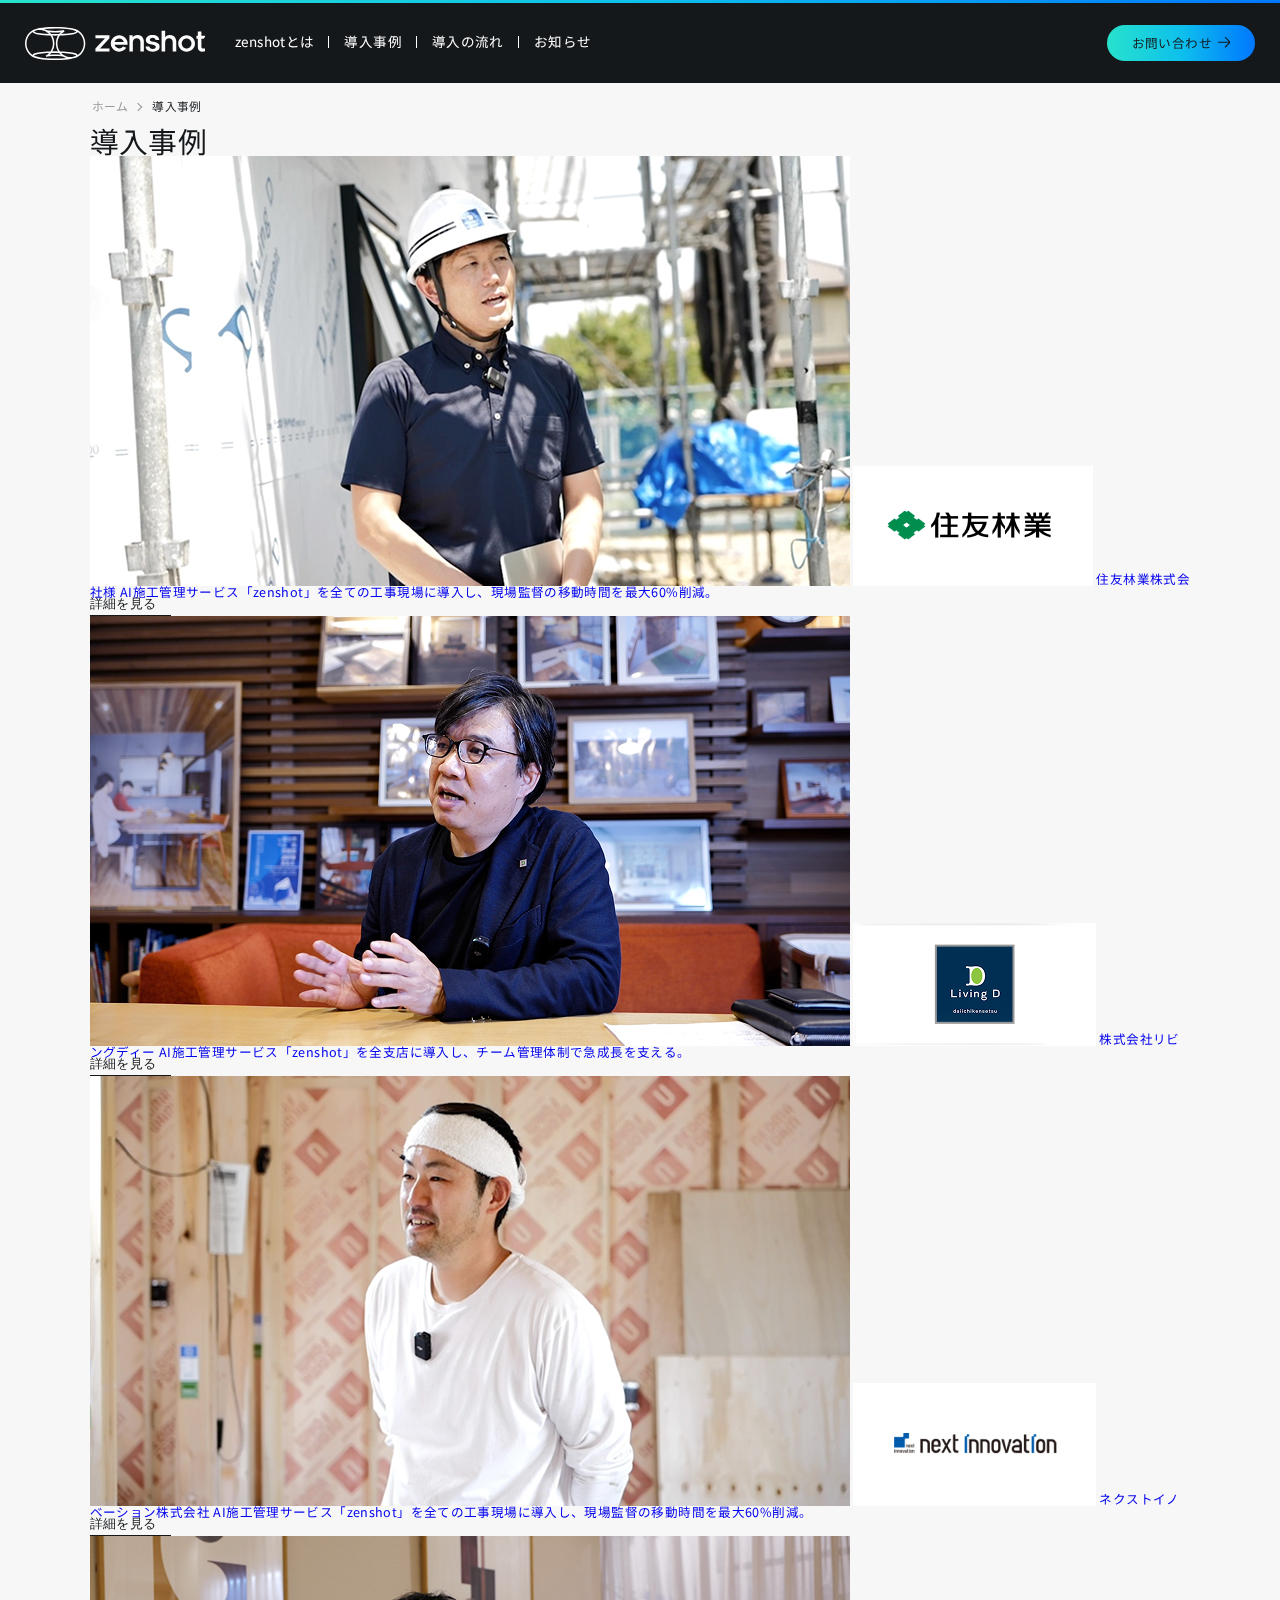
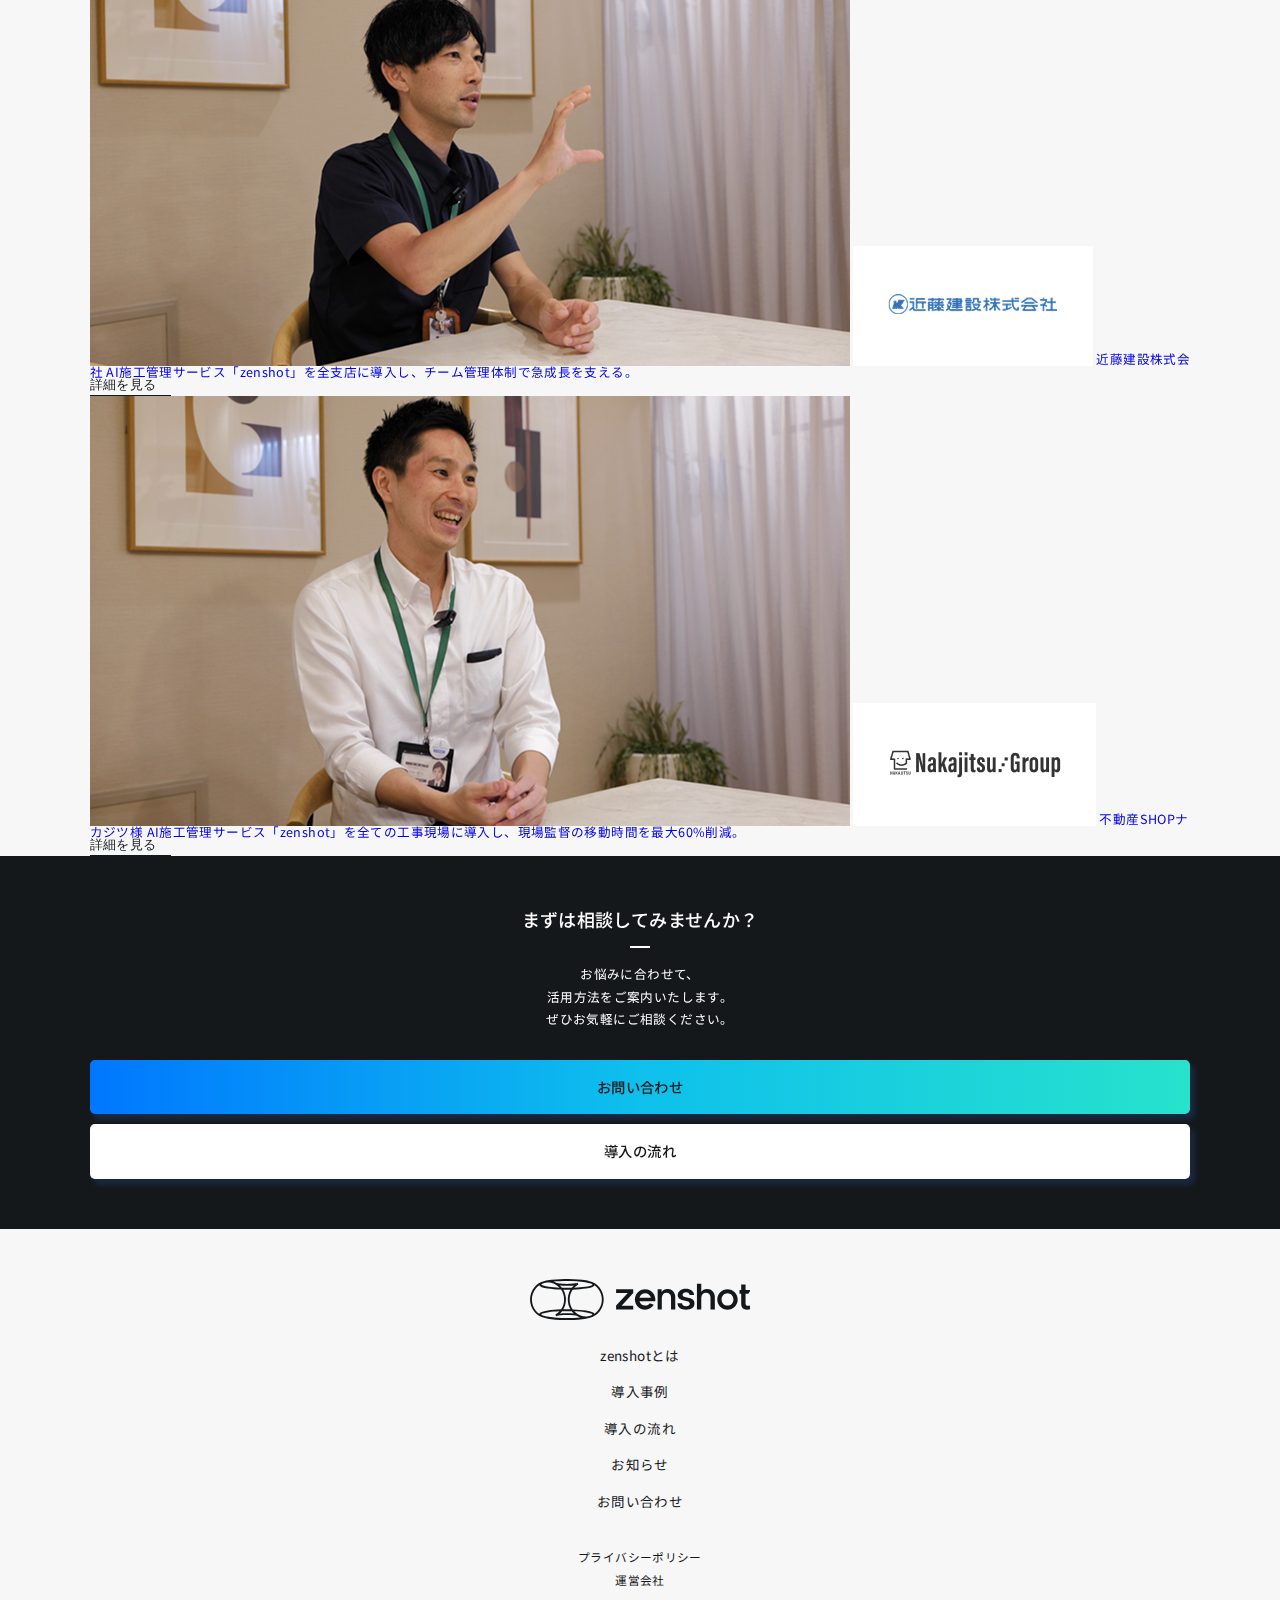
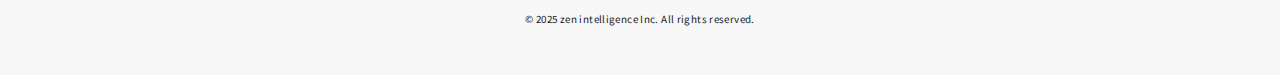
<file: caseList.html>
<!doctype html>
<html style="--wHeight: 100vh; --wHeightPx: 100vh; --scroll: 0; --wHeightFixedPx: 100vh;">

<head>
	<meta charset="UTF-8">
	<meta name="viewport" content="width=device-width, initial-scale=1">
	<link rel="canonical" href="https://demo.noske.design/yo-sauna">
	<title>Zen Intelligence株式会社 - 現場とクラウドの結節点を担う</title>
	<meta name="description" content="Phisical Intelligence - 現場を理解した、現場で働く人のためのAIで、これまでテクノロジーによる業務効率化が遅れていた、ブルーカラー領域の仕事をインテリジェンスで塗り替える。">
	<link href="assets/img/icon/favicon.ico" rel="apple-touch-icon" sizes="200x200">
	<link rel="shortcut icon" type="image/x-icon" href="assets/img/icon/favicon.ico">
	<meta property="og:type" content="article">
	<meta property="og:image" content="assets/img/ogp/ogp.jpg">
	<meta property="og:url" content="https://demo.noske.design/yo-sauna">
	<meta property="og:locale" content="ja_JP">
	<meta property="og:type" content="article">
	<meta property="og:title" content="Zen Intelligence株式会社 - 現場とクラウドの結節点を担う">
	<meta property="og:description" content="Phisical Intelligence - 現場を理解した、現場で働く人のためのAIで、これまでテクノロジーによる業務効率化が遅れていた、ブルーカラー領域の仕事をインテリジェンスで塗り替える。">
	<meta property="og:url" content="https://demo.noske.design/yo-sauna">
	<meta property="og:site_name" content="Zen Intelligence株式会社 - 現場とクラウドの結節点を担う">
	<meta name="twitter:card" content="summary">
	<meta name="twitter:description" content="Phisical Intelligence - 現場を理解した、現場で働く人のためのAIで、これまでテクノロジーによる業務効率化が遅れていた、ブルーカラー領域の仕事をインテリジェンスで塗り替える。">
	<meta name="twitter:title" content="Zen Intelligence株式会社 - 現場とクラウドの結節点を担う">
	<!-- font setting -->
	<link rel="preconnect" href="https://fonts.googleapis.com">
	<link rel="preconnect" href="https://fonts.gstatic.com" crossorigin>
	<link href="https://fonts.googleapis.com/css2?family=Noto+Sans+JP:wght@400,500&display=swap" rel="stylesheet">
	<link rel="stylesheet" href="assets/css/style.css?ver240125_1623">
</head>

<body>
	<header>
		<div class="header_inner">
			<div class="header_left">
				<div class="header_logo">
					<a href="#aaaa">
						<img src="assets/img/common/h_logo.svg">
					</a>
				</div>
				<nav class="header_navigation">
					<ul>
						<li><a href="#aaaa">zenshotとは</a></li>
						<li><a href="#aaaa">導入事例</a></li>
						<li><a href="#aaaa">導入の流れ</a></li>
						<li><a href="#aaaa">お知らせ</a></li>
					</ul>
				</nav>
			</div><!-- header_left -->
			<div class="header_right">
				<div id="humButton" class="hummenu_wrap">
					<button><span></span><span></span></button>
				</div>
				<div class="contact_button">
					<a href="#aaaa">
						<span class="txt">お問い合わせ</span>
						<span class="caret">
							<svg viewBox="0 0 21.95 19.13">
								<path class="cls-1" d="M12.88.35l8.12,8.12c.6.6.6,1.58,0,2.18l-8.12,8.12M21.24,9.57H0"></path>
							</svg>
						</span>
					</a>
				</div><!-- contact_button -->
			</div><!-- header_right -->
		</div><!-- header_inner -->
	</header>

	<article id="caseList" class="page-case-list">
		<section class="section-case-list">
			<div class="section_inner">
				<div class="caselist_flex">
					<div class="caselist_ttl">
						<div class="comp-underpage-title">
							<div class="comp-page-bread">
								<div class="link_wrap">
									<a href="/">ホーム</a>
									<span class="current">導入事例</span>
								</div>
							</div>
							<h1 class="ttl">導入事例</h1>
						</div><!-- comp-underpage-title -->
					</div><!-- caselist_ttl -->
					<div class="caselist_contents">
						<div class="comp-case-list column2">
							<div class="case_item">
								<a class="case_wrap" href="#aaaa">
									<span class="case_img">
										<img class="portrait" src="assets/img/case/case_img01.jpg">
										<img class="logo" src="assets/img/case/case_logo01.jpg">
									</span>
									<span class="case_txt">
										<span class="client_name">住友林業株式会社様</span>
										<span class="case_ttl">AI施工管理サービス「zenshot」を全ての工事現場に導入し、現場監督の移動時間を最大60%削減。</span>
									</span>
								</a>
								<div class="comp-link-button">
									<a href="#aaaa">
										<span class="txt">詳細を見る</span>
										<span class="arrow">
											<svg viewBox="0 0 21.95 19.13">
												<path class="cls-1" d="M12.88.35l8.12,8.12c.6.6.6,1.58,0,2.18l-8.12,8.12M21.24,9.57H0"></path>
											</svg>
										</span>
									</a>
								</div>
							</div>
							<div class="case_item">
								<a class="case_wrap" href="#aaaa">
									<span class="case_img">
										<img class="portrait" src="assets/img/case/case_img02.jpg">
										<img class="logo" src="assets/img/case/case_logo02.jpg">
									</span>
									<span class="case_txt">
										<span class="client_name">株式会社リビングディー</span>
										<span class="case_ttl">AI施工管理サービス「zenshot」を全支店に導入し、チーム管理体制で急成長を支える。</span>
									</span>
								</a>
								<div class="comp-link-button">
									<a href="#aaaa">
										<span class="txt">詳細を見る</span>
										<span class="arrow">
											<svg viewBox="0 0 21.95 19.13">
												<path class="cls-1" d="M12.88.35l8.12,8.12c.6.6.6,1.58,0,2.18l-8.12,8.12M21.24,9.57H0"></path>
											</svg>
										</span>
									</a>
								</div>
							</div>
							<div class="case_item">
								<a class="case_wrap" href="#aaaa">
									<span class="case_img">
										<img class="portrait" src="assets/img/case/case_img03.jpg">
										<img class="logo" src="assets/img/case/case_logo03.jpg">
									</span>
									<span class="case_txt">
										<span class="client_name">ネクストイノベーション株式会社</span>
										<span class="case_ttl">AI施工管理サービス「zenshot」を全ての工事現場に導入し、現場監督の移動時間を最大60%削減。</span>
									</span>
								</a>
								<div class="comp-link-button">
									<a href="#aaaa">
										<span class="txt">詳細を見る</span>
										<span class="arrow">
											<svg viewBox="0 0 21.95 19.13">
												<path class="cls-1" d="M12.88.35l8.12,8.12c.6.6.6,1.58,0,2.18l-8.12,8.12M21.24,9.57H0"></path>
											</svg>
										</span>
									</a>
								</div>
							</div>
							<div class="case_item">
								<a class="case_wrap" href="#aaaa">
									<span class="case_img">
										<img class="portrait" src="assets/img/case/case_img04.jpg">
										<img class="logo" src="assets/img/case/case_logo04.jpg">
									</span>
									<span class="case_txt">
										<span class="client_name">近藤建設株式会社</span>
										<span class="case_ttl">AI施工管理サービス「zenshot」を全支店に導入し、チーム管理体制で急成長を支える。</span>
									</span>
								</a>
								<div class="comp-link-button">
									<a href="#aaaa">
										<span class="txt">詳細を見る</span>
										<span class="arrow">
											<svg viewBox="0 0 21.95 19.13">
												<path class="cls-1" d="M12.88.35l8.12,8.12c.6.6.6,1.58,0,2.18l-8.12,8.12M21.24,9.57H0"></path>
											</svg>
										</span>
									</a>
								</div>
							</div>
							<div class="case_item">
								<a class="case_wrap" href="#aaaa">
									<span class="case_img">
										<img class="portrait" src="assets/img/case/case_img05.jpg">
										<img class="logo" src="assets/img/case/case_logo05.jpg">
									</span>
									<span class="case_txt">
										<span class="client_name">不動産SHOPナカジツ様</span>
										<span class="case_ttl">AI施工管理サービス「zenshot」を全ての工事現場に導入し、現場監督の移動時間を最大60%削減。</span>
									</span>
								</a>
								<div class="comp-link-button">
									<a href="#aaaa">
										<span class="txt">詳細を見る</span>
										<span class="arrow">
											<svg viewBox="0 0 21.95 19.13">
												<path class="cls-1" d="M12.88.35l8.12,8.12c.6.6.6,1.58,0,2.18l-8.12,8.12M21.24,9.57H0"></path>
											</svg>
										</span>
									</a>
								</div>
							</div>
						</div><!-- comp-case-list -->
					</div><!-- caselist_contents -->
				</div><!-- caselist_flex -->
			</div><!-- section_inner -->
		</section>
		<section class="section-conversion comp-section-conversion">
			<div class="section_inner">
				<div class="contact_title">
					<h2 class="contact_ttl">まずは相談してみませんか？</h2>
					<div class="contact_desc">
						<p>お悩みに合わせて、<span>活用方法をご案内いたします。</span><br>ぜひお気軽にご相談ください。</p>
					</div>
				</div><!-- comp-contact-title -->
				<div class="comp-conversion-button">
					<div class="button_item">
						<a class="contact" href="#aaaa"><span>お問い合わせ</span></a>
					</div>
					<div class="button_item">
						<a class="flow" href="#aaaa"><span>導入の流れ</span></a>
					</div>
				</div><!-- comp-conversion-button -->
			</div><!-- section_inner -->
		</section>
	</article>
	<div id="hummenu" class="comp-hummenu">
		<div class="contents">
			<div class="hummenu_inner">
				<nav class="hummenu_navigation">
					<ul>
						<li><a href="#aaaa">HOME</a></li>
						<li><a href="#aaaa">zenshotとは</a></li>
						<li><a href="#aaaa">導入事例</a></li>
						<li><a href="#aaaa">導入の流れ</a></li>
						<li><a href="#aaaa">お知らせ</a></li>
					</ul>
					<div class="comp-conversion-button">
						<div class="button_item">
							<a class="contact" href="#aaaa"><span>お問い合わせ</span></a>
						</div>
						<div class="button_item">
							<a class="flow" href="#aaaa"><span>導入の流れ</span></a>
						</div>
					</div><!-- comp-conversion-button -->
				</nav>
				<div class="hummenu_lower">
					<div class="privacy_link">
						<div class="link_item">
							<a href="#aaaa">プライバシーポリシー</a>
						</div>
						<div class="link_item">
							<a href="#aaaa">運営会社</a>
						</div>
					</div>
				</div>
			</div><!-- hummenu_inner -->
		</div><!-- contents -->
	</div><!-- comp-hummenu -->
	<footer>
		<div class="footer_inner">
			<div class="footer_logo">
				<a href="#aaaa">
					<img src="assets/img/common/f_logo.svg">
				</a>
			</div>
			<div class="footer_content">
				<nav class="footer_navigation">
					<ul>
						<li><a href="#aaaa">zenshotとは</a></li>
						<li><a href="#aaaa">導入事例</a></li>
						<li><a href="#aaaa">導入の流れ</a></li>
						<li><a href="#aaaa">お知らせ</a></li>
						<li><a href="#aaaa">お問い合わせ</a></li>
					</ul>
				</nav>
				<div class="copyright_wrap">
					<ul>
						<li><a href="#aaaa">プライバシーポリシー</a></li>
						<li><a href="#aaaa">運営会社</a></li>
					</ul>
					<p class="copyright">© 2025 zen intelligence Inc. All rights reserved. </p>
				</div>
			</div>
		</div><!-- footer_inner -->
	</footer>
</body>
<!-- <script type="text/javascript" src="assets/js/jquery-3.3.1.min.js"></script>
<script type="text/javascript" src="assets/js/layout.js"></script> -->

</html>
</file>
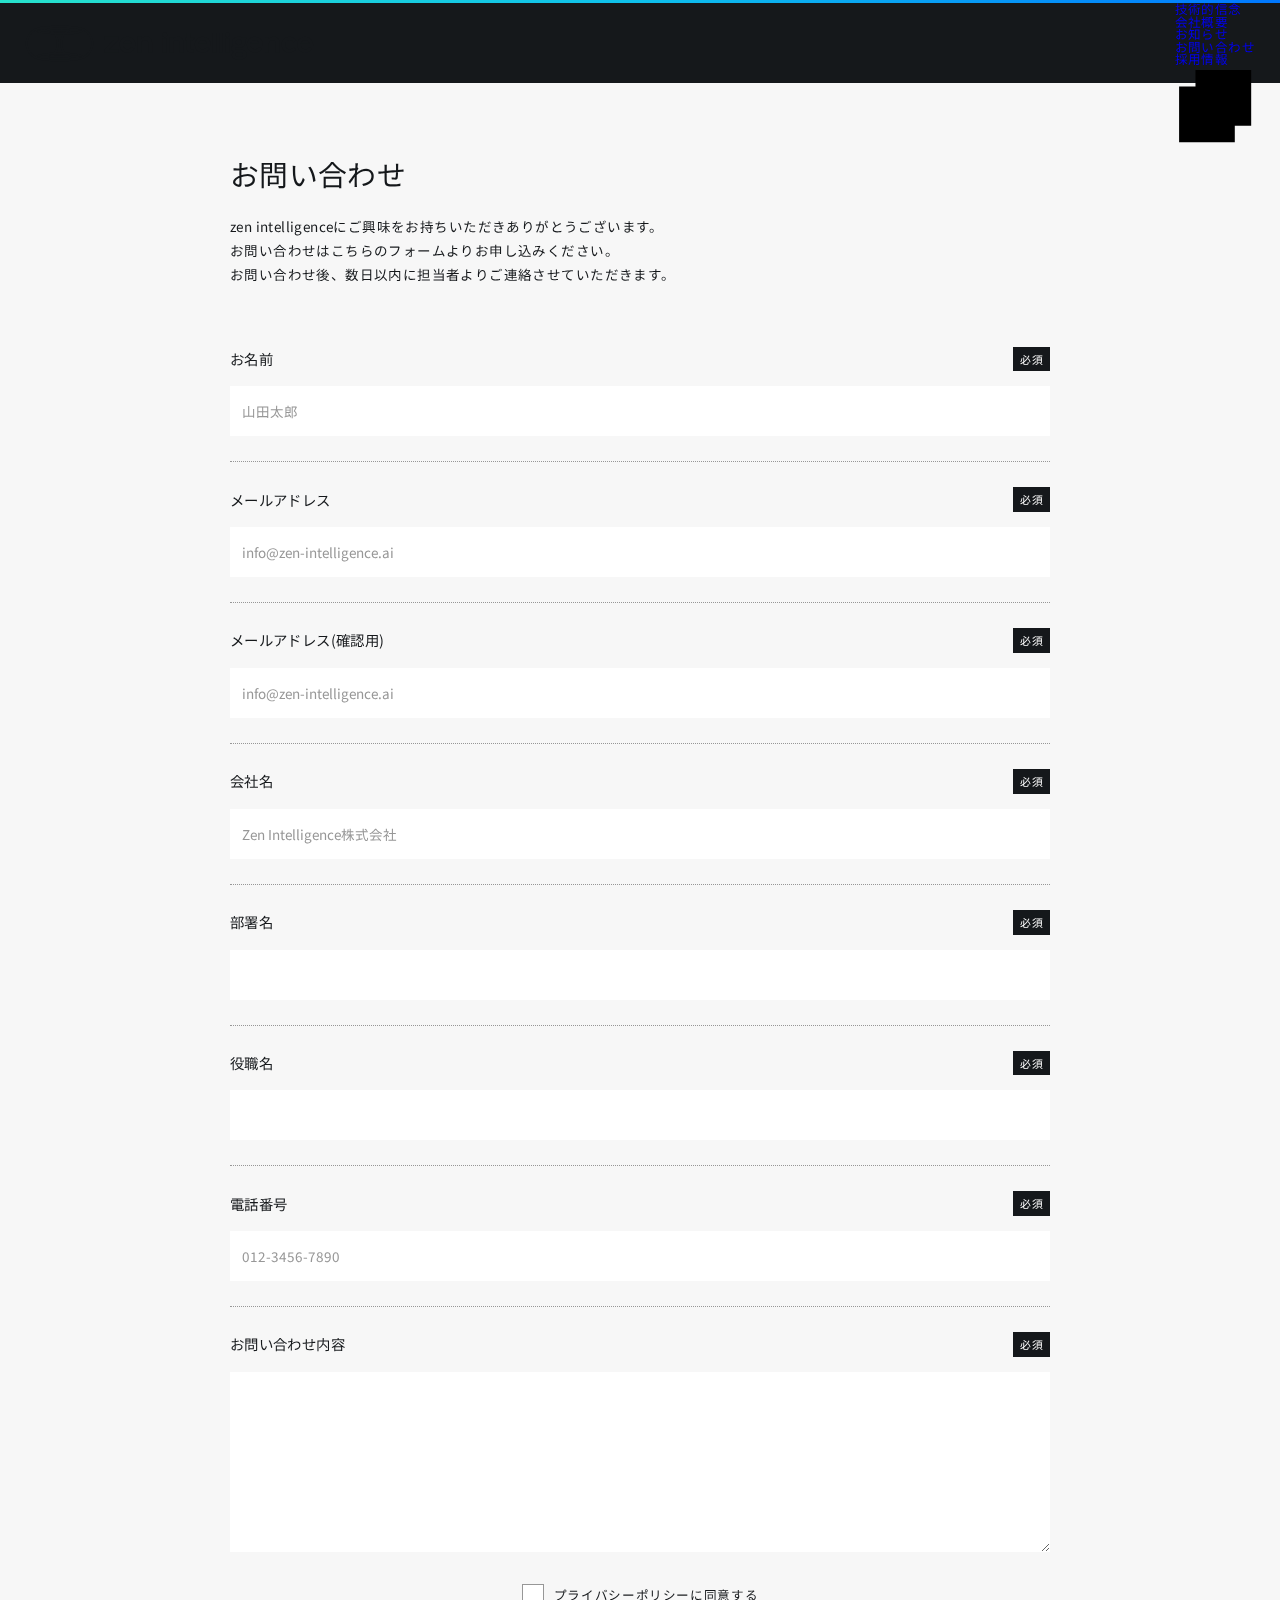
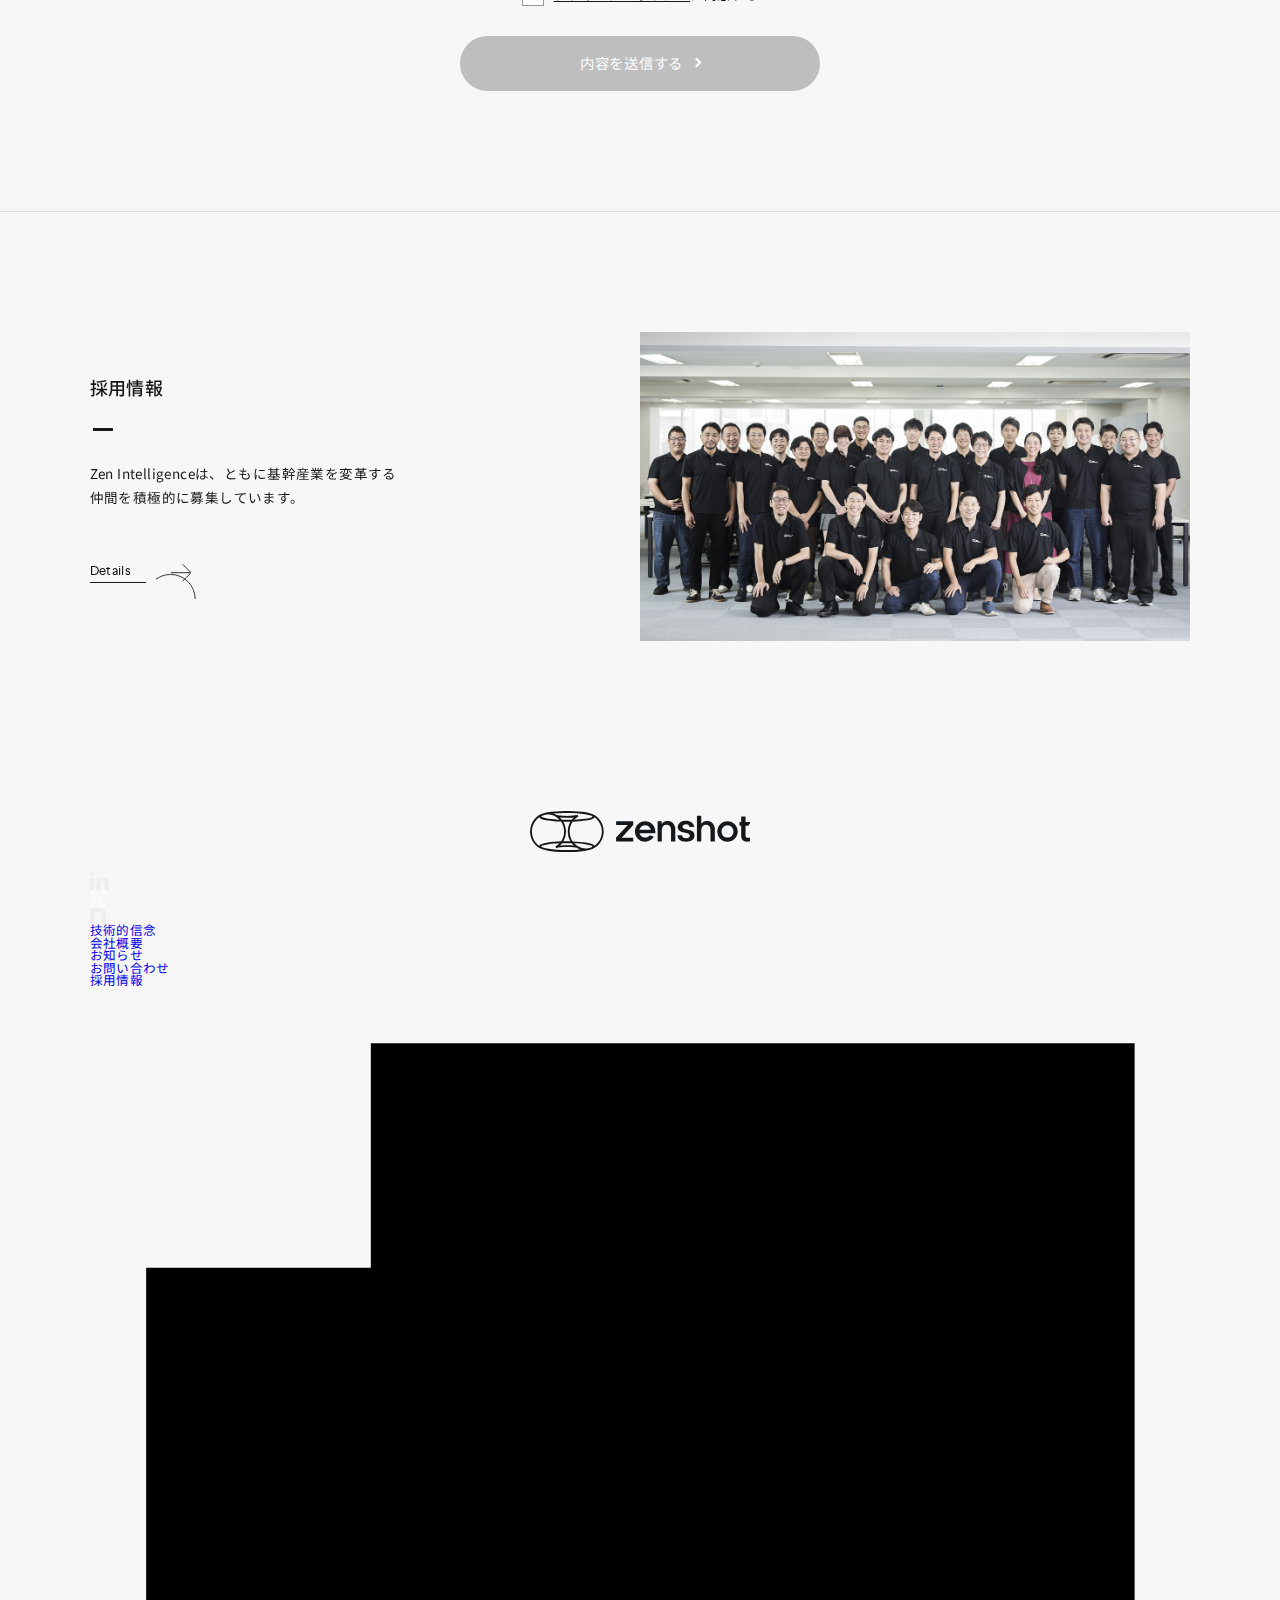
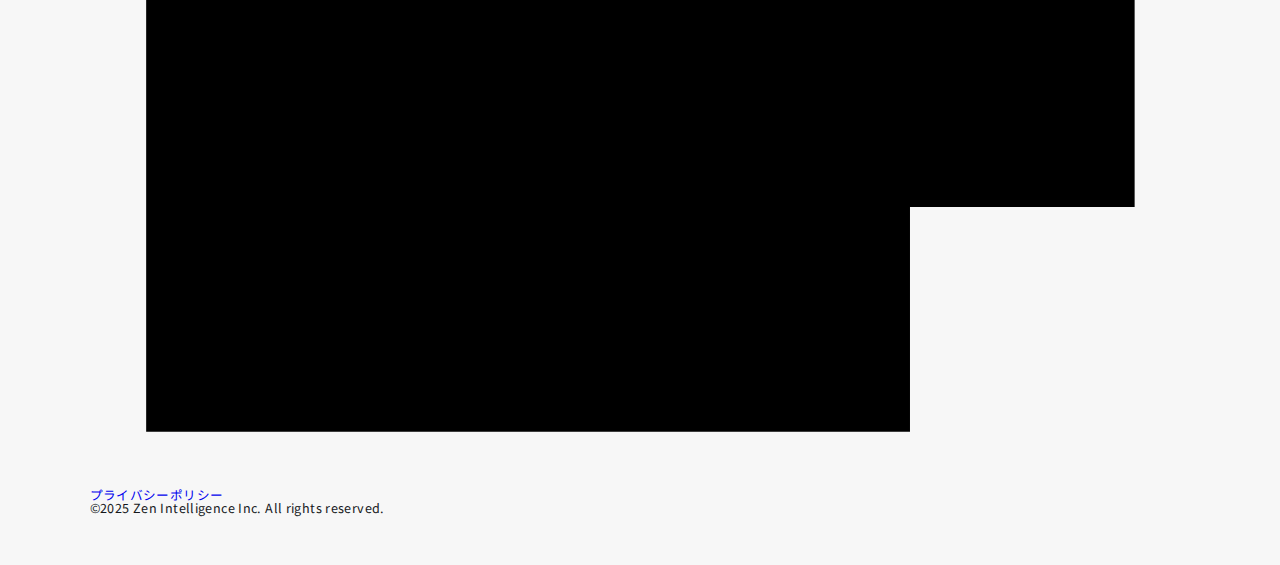
<file: contact.html>
<!doctype html>
<html style="--wHeight: 100vh; --wHeightPx: 100vh; --scroll: 0; --wHeightFixedPx: 100vh;">

<head>
	<meta charset="UTF-8">
	<meta name="viewport" content="width=device-width, initial-scale=1">
	<link rel="canonical" href="https://demo.noske.design/yo-sauna">
	<title>Zen Intelligence株式会社 - 現場とクラウドの結節点を担う</title>
	<meta name="description" content="Phisical Intelligence - 現場を理解した、現場で働く人のためのAIで、これまでテクノロジーによる業務効率化が遅れていた、ブルーカラー領域の仕事をインテリジェンスで塗り替える。">
	<link href="assets/img/icon/favicon.ico" rel="apple-touch-icon" sizes="200x200">
	<link rel="shortcut icon" type="image/x-icon" href="assets/img/icon/favicon.ico">
	<meta property="og:type" content="article">
	<meta property="og:image" content="assets/img/ogp/ogp.jpg">
	<meta property="og:url" content="https://demo.noske.design/yo-sauna">
	<meta property="og:locale" content="ja_JP">
	<meta property="og:type" content="article">
	<meta property="og:title" content="Zen Intelligence株式会社 - 現場とクラウドの結節点を担う">
	<meta property="og:description" content="Phisical Intelligence - 現場を理解した、現場で働く人のためのAIで、これまでテクノロジーによる業務効率化が遅れていた、ブルーカラー領域の仕事をインテリジェンスで塗り替える。">
	<meta property="og:url" content="https://demo.noske.design/yo-sauna">
	<meta property="og:site_name" content="Zen Intelligence株式会社 - 現場とクラウドの結節点を担う">
	<meta name="twitter:card" content="summary">
	<meta name="twitter:description" content="Phisical Intelligence - 現場を理解した、現場で働く人のためのAIで、これまでテクノロジーによる業務効率化が遅れていた、ブルーカラー領域の仕事をインテリジェンスで塗り替える。">
	<meta name="twitter:title" content="Zen Intelligence株式会社 - 現場とクラウドの結節点を担う">
	<!-- font setting -->
	<link rel="preconnect" href="https://fonts.googleapis.com">
	<link rel="preconnect" href="https://fonts.gstatic.com" crossorigin>
	<link href="https://fonts.googleapis.com/css2?family=Noto+Sans+JP:wght@400,500&display=swap" rel="stylesheet">
	<link rel="stylesheet" href="assets/css/style.css?ver240125_1623">
</head>

<body>
	<header class="underpage">
		<div class="header_inner">
			<div class="header_left">
				<a href="#aaaa">
					<img src="assets/img/common/header_logo.svg">
				</a>
			</div><!-- header_left -->
			<div class="header_right">
				<nav class="header_navigation">
					<ul>
						<li><a href="#aaaa">技術的信念</a></li>
						<li><a href="#aaaa">会社概要</a></li>
						<li><a href="#aaaa">お知らせ</a></li>
						<li><a href="#aaaa">お問い合わせ</a></li>
					</ul>
					<div class="saiyo_link">
						<a href="#aaaa">
							<span class="txt">採用情報</span>
							<span class="outer">
								<svg viewBox="0 0 9.8 9.8">
									<path class="cls-1" d="M9.3.5H2.5v6.8h6.8V.5Z" />
									<path class="cls-1" d="M7.3,2.5H.5v6.8h6.8V2.5Z" />
								</svg>
							</span>
						</a>
					</div><!-- saiyo_link -->
				</nav>
				<div id="humButton" class="hummenu_wrap">
					<button><span></span><span></span></button>
				</div>
			</div><!-- header_right -->
		</div><!-- header_inner -->
	</header>
	<article id="contact" class="page-underpage">
		<section class="section-main">
			<div class="section_inner">
				<div class="section_inner_inner">
					<div class="comp-underpage-title">
						<h1 class="ttl">お問い合わせ</h1>
						<div class="title_description">
							<p>zen intelligenceにご興味をお持ちいただきありがとうございます。<br>お問い合わせはこちらのフォームよりお申し込みください。<br>お問い合わせ後、数日以内に担当者よりご連絡させていただきます。</p>
						</div>
					</div><!-- comp-underpage-title -->
				</div><!-- section_inner_inner -->
			</div><!-- section_inner -->
		</section>
		<section class="section-form">
			<div class="section_inner">
				<div class="section_inner_inner">
					<div class="company_contents">
						<div id="contactWrap" class="comp-form-wrap">
							<div class="form_item">
								<div class="label_wrap">
									<label class="">お名前</label>
									<span class="required">必須</span>
								</div>
								<div class="form_box">
									<div class="name_wrap">
										<input type="text" name="yourname" placeholder="山田太郎" class="bg">
									</div>
								</div>
							</div>
							<div class="form_item">
								<div class="label_wrap">
									<label class="">メールアドレス</label>
									<span class="required">必須</span>
								</div>
								<div class="form_box">
									<input class="input-number bg" type="text" name="useremail" placeholder="info@zen-intelligence.ai">
								</div>
							</div>
							<div class="form_item">
								<div class="label_wrap">
									<label class="">メールアドレス(確認用)</label>
									<span class="required">必須</span>
								</div>
								<div class="form_box">
									<input class="input-number bg" type="text" name="useremail2" placeholder="info@zen-intelligence.ai">
								</div>
							</div>
							<div class="form_item">
								<div class="label_wrap">
									<label class="">会社名</label>
									<span class="required">必須</span>
								</div>
								<div class="form_box">
									<input class="bg" type="text" name="corpname" placeholder="Zen Intelligence株式会社">
								</div>
							</div>
							<div class="form_item">
								<div class="label_wrap">
									<label class="">部署名</label>
									<span class="required">必須</span>
								</div>
								<div class="form_box">
									<input class="bg" type="text" name="corpname2">
								</div>
							</div>
							<div class="form_item">
								<div class="label_wrap">
									<label class="">役職名</label>
									<span class="required">必須</span>
								</div>
								<div class="form_box">
									<input class="bg" type="text" name="corpname3">
								</div>
							</div>
							<div class="form_item">
								<div class="label_wrap">
									<label class="">電話番号</label>
									<span class="required">必須</span>
								</div>
								<div class="form_box">
									<input class="input-number bg" type="text" name="userphone" placeholder="012-3456-7890">
								</div>
							</div>
							<div class="form_item b_none">
								<div class="label_wrap">
									<label class="">お問い合わせ内容</label>
									<span class="required">必須</span>
								</div>
								<div class="form_box">
									<textarea name="content" class="bg"></textarea>
								</div>
							</div>
							<div class="privacy_wrap">
								<div class="agreement">
									<div class="agree_wrap">
										<label>
											<input id="agreeBox" name="agreement" type="checkbox" value="1">
											<span class="radio_checker"></span>
											<span class="name"><a target="_blank" href="/privacy-policy">プライバシーポリシー</a>に同意する</span>
										</label>
									</div>
								</div><!-- agreement -->
							</div><!-- privacy_wrap -->
							<div id="ajaxLoader" class="ajax_loader">
								<span class="loading"></span>
							</div>
							<div id="statusMessage" class="status_message hidden"></div>
							<div id="submitButton" class="submit_wrap disabled">
								<span class="text_wrap">
									<span class="ja"><span class="">内容を送信する</span></span>
									<input type="button" value="内容を送信する" class="ga_contact">
								</span>
							</div>
						</div><!-- comp-form-wrap -->
					</div><!-- company_contents -->
				</div><!-- section_inner_inner -->
			</div><!-- section_inner -->
		</section>
		<section class="section-recruit comp-section-recruit">
			<div class="section_inner">
				<div class="flex_layout">
					<div class="flex_left">
						<div class="comp-section-title">
							<h2 class="ttl">採用情報</h2>
							<div class="ttl_description">
								<p>Zen Intelligenceは、ともに基幹産業を変革する<br>仲間を積極的に募集しています。</p>
							</div>
							<div class="comp-link-button">
								<a href="#aaaa">
									<span class="txt">Details</span>
									<span class="caret">
										<span class="arrow">
											<svg viewBox="0 0 21.95 19.13">
												<path class="cls-1" d="M12.88.35l8.12,8.12c.6.6.6,1.58,0,2.18l-8.12,8.12M21.24,9.57H0" />
											</svg>
										</span>
										<span class="circle">
											<svg xmlns="http://www.w3.org/2000/svg" width="50px" height="50px" viewBox="0 0 62.9 62.9">
												<ellipse transform="matrix(0.7071 -0.7071 0.7071 0.7071 -13.0238 31.4424)" class="st1" cx="31.4" cy="31.4" rx="30.9" ry="30.9"></ellipse>
											</svg>
										</span>
									</span>
								</a>
							</div><!-- comp-link-button -->
						</div>
					</div><!-- flex_left -->
					<div class="flex_right">
						<div class="img_wrap">
							<img src="assets/img/common/recruit_img.jpg">
						</div>
					</div><!-- flex_right -->
				</div><!-- flex_layout -->
			</div><!-- section_inner -->
		</section>
	</article>
	<div id="hummenu" class="comp-hummenu">
		<div class="contents">
			<div class="hummenu_inner">
				<nav class="hummenu_navigation">
					<ul>
						<li><a href="#aaaa">技術的信念</a></li>
						<li><a href="#aaaa">会社概要</a></li>
						<li><a href="#aaaa">お知らせ</a></li>
						<li><a href="#aaaa">お問い合わせ</a></li>
					</ul>
					<div class="saiyo_link">
						<a href="#aaaa">
							<span class="txt">採用情報</span>
							<span class="outer">
								<svg viewBox="0 0 9.8 9.8">
									<path class="cls-1" d="M9.3.5H2.5v6.8h6.8V.5Z"></path>
									<path class="cls-1" d="M7.3,2.5H.5v6.8h6.8V2.5Z"></path>
								</svg>
							</span>
						</a>
					</div><!-- saiyo_link -->
				</nav>
				<div class="hummenu_lower">
					<div class="footer_sns">
						<div class="sns_item">
							<a href="#aaaa"><img src="assets/img/common/icon_linkedin.svg"></a>
						</div>
						<div class="sns_item">
							<a href="#aaaa"><img src="assets/img/common/icon_x.svg"></a>
						</div>
						<div class="sns_item">
							<a href="#aaaa"><img src="assets/img/common/icon_note.svg"></a>
						</div>
					</div>
					<div class="privacy_link">
						<a href="#aaaa">プライバシーポリシー</a>
					</div>
				</div>
			</div><!-- hummenu_inner -->
		</div><!-- contents -->
	</div><!-- comp-hummenu -->
	<footer>
		<div class="footer_inner">
			<div class="footer_upper">
				<div class="footer_logo">
					<a href="#aaaa"><img src="assets/img/common/f_logo.svg"></a>
				</div><!-- footer_logo -->
				<div class="footer_sns">
					<div class="sns_item">
						<a href="#aaaa"><img src="assets/img/common/icon_linkedin.svg"></a>
					</div>
					<div class="sns_item">
						<a href="#aaaa"><img src="assets/img/common/icon_x.svg"></a>
					</div>
					<div class="sns_item">
						<a href="#aaaa"><img src="assets/img/common/icon_note.svg"></a>
					</div>
				</div><!-- footer_sns -->
			</div><!-- footer_upper -->
			<div class="footer_lower">
				<nav class="footer_navigation">
					<ul>
						<li><a href="#aaaa">技術的信念</a></li>
						<li><a href="#aaaa">会社概要</a></li>
						<li class="dummy"></li>
						<li><a href="#aaaa">お知らせ</a></li>
						<li><a href="#aaaa">お問い合わせ</a></li>
					</ul>
					<div class="saiyo_link">
						<a href="#aaaa">
							<span class="txt">採用情報</span>
							<span class="outer">
								<svg viewBox="0 0 9.8 9.8">
									<path class="cls-1" d="M9.3.5H2.5v6.8h6.8V.5Z" />
									<path class="cls-1" d="M7.3,2.5H.5v6.8h6.8V2.5Z" />
								</svg>
							</span>
						</a>
					</div><!-- saiyo_link -->
				</nav>
				<div class="copyright_wrap">
					<div class="privacy_link">
						<a href="#aaaa">プライバシーポリシー </a>
					</div>
					<p class="copyright">©2025 Zen Intelligence Inc.  All rights reserved.</p>
				</div>
			</div>
		</div><!-- footer_inner -->
	</footer>
</body>
<script type="text/javascript" src="assets/js/jquery-3.3.1.min.js"></script>
<script type="text/javascript" src="assets/js/layout.js"></script>
<script type="text/javascript" src="assets/js/slick.js"></script>

</html>
</file>
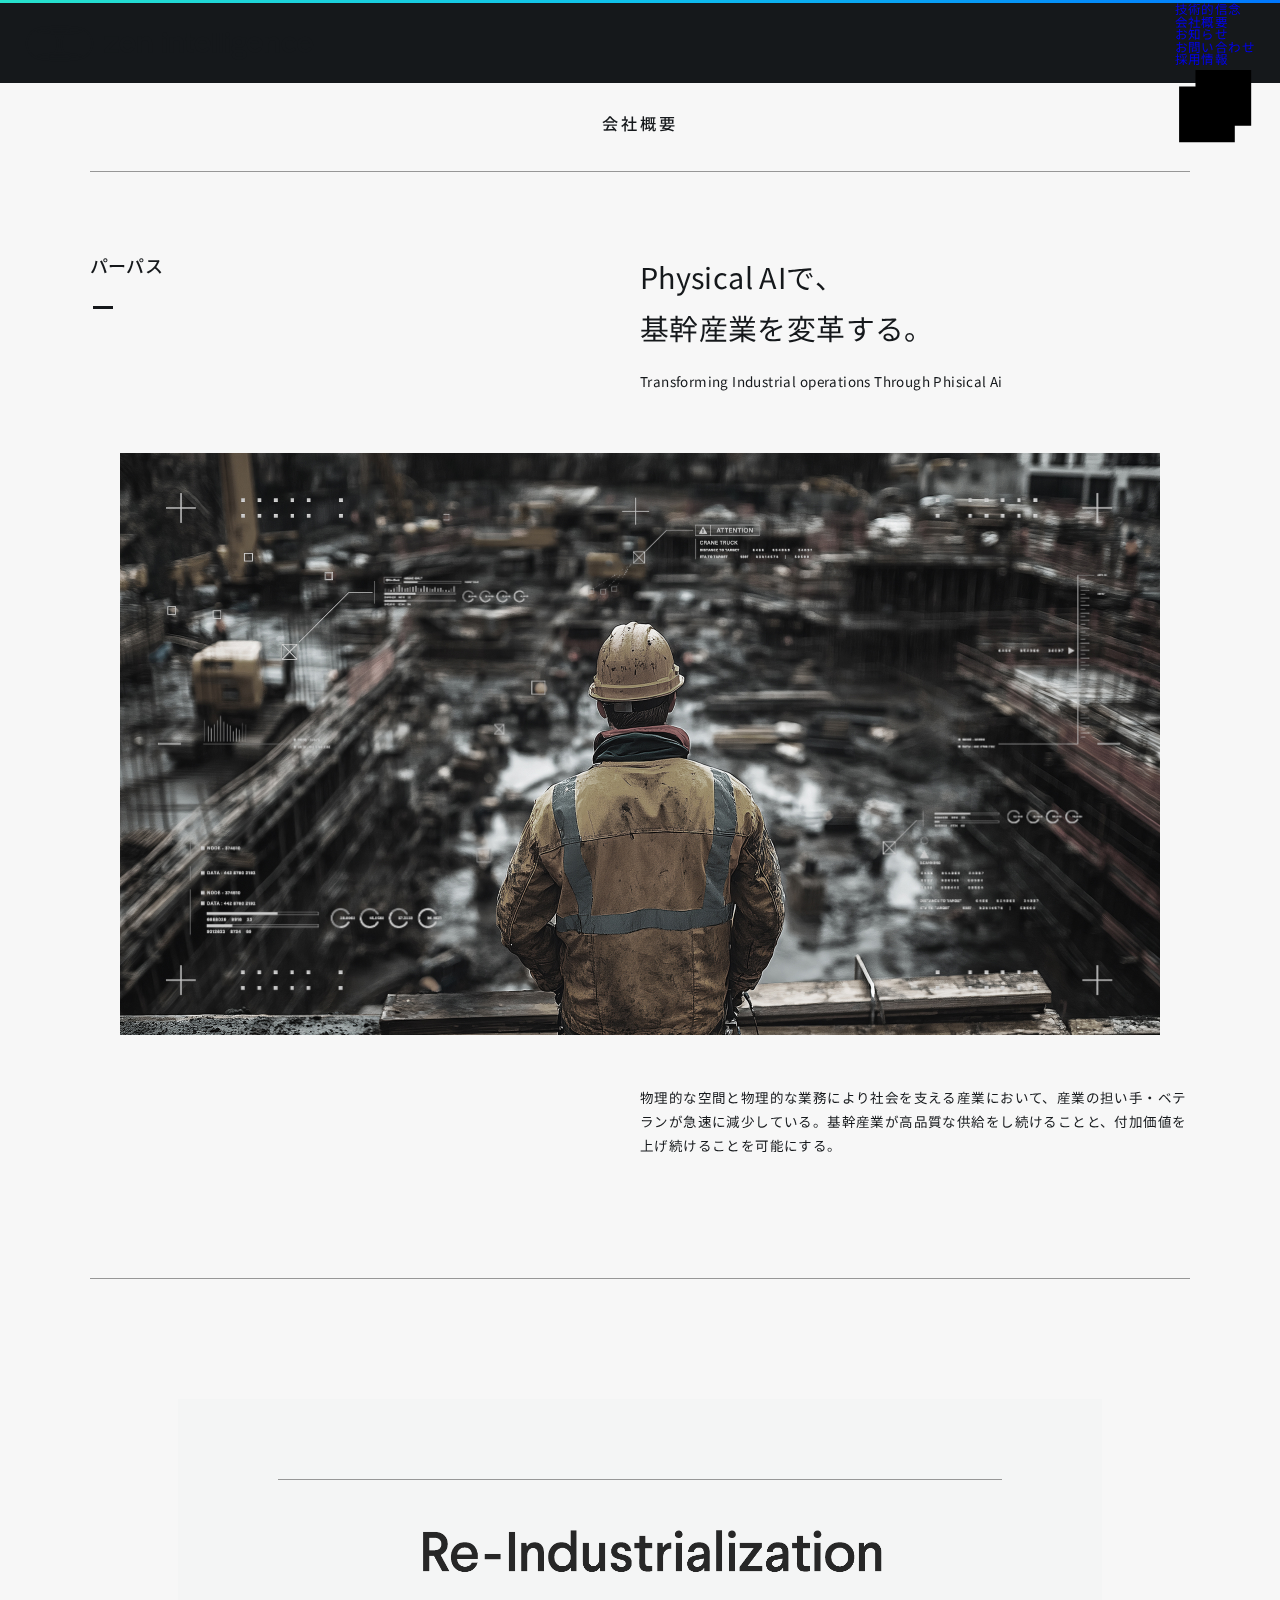
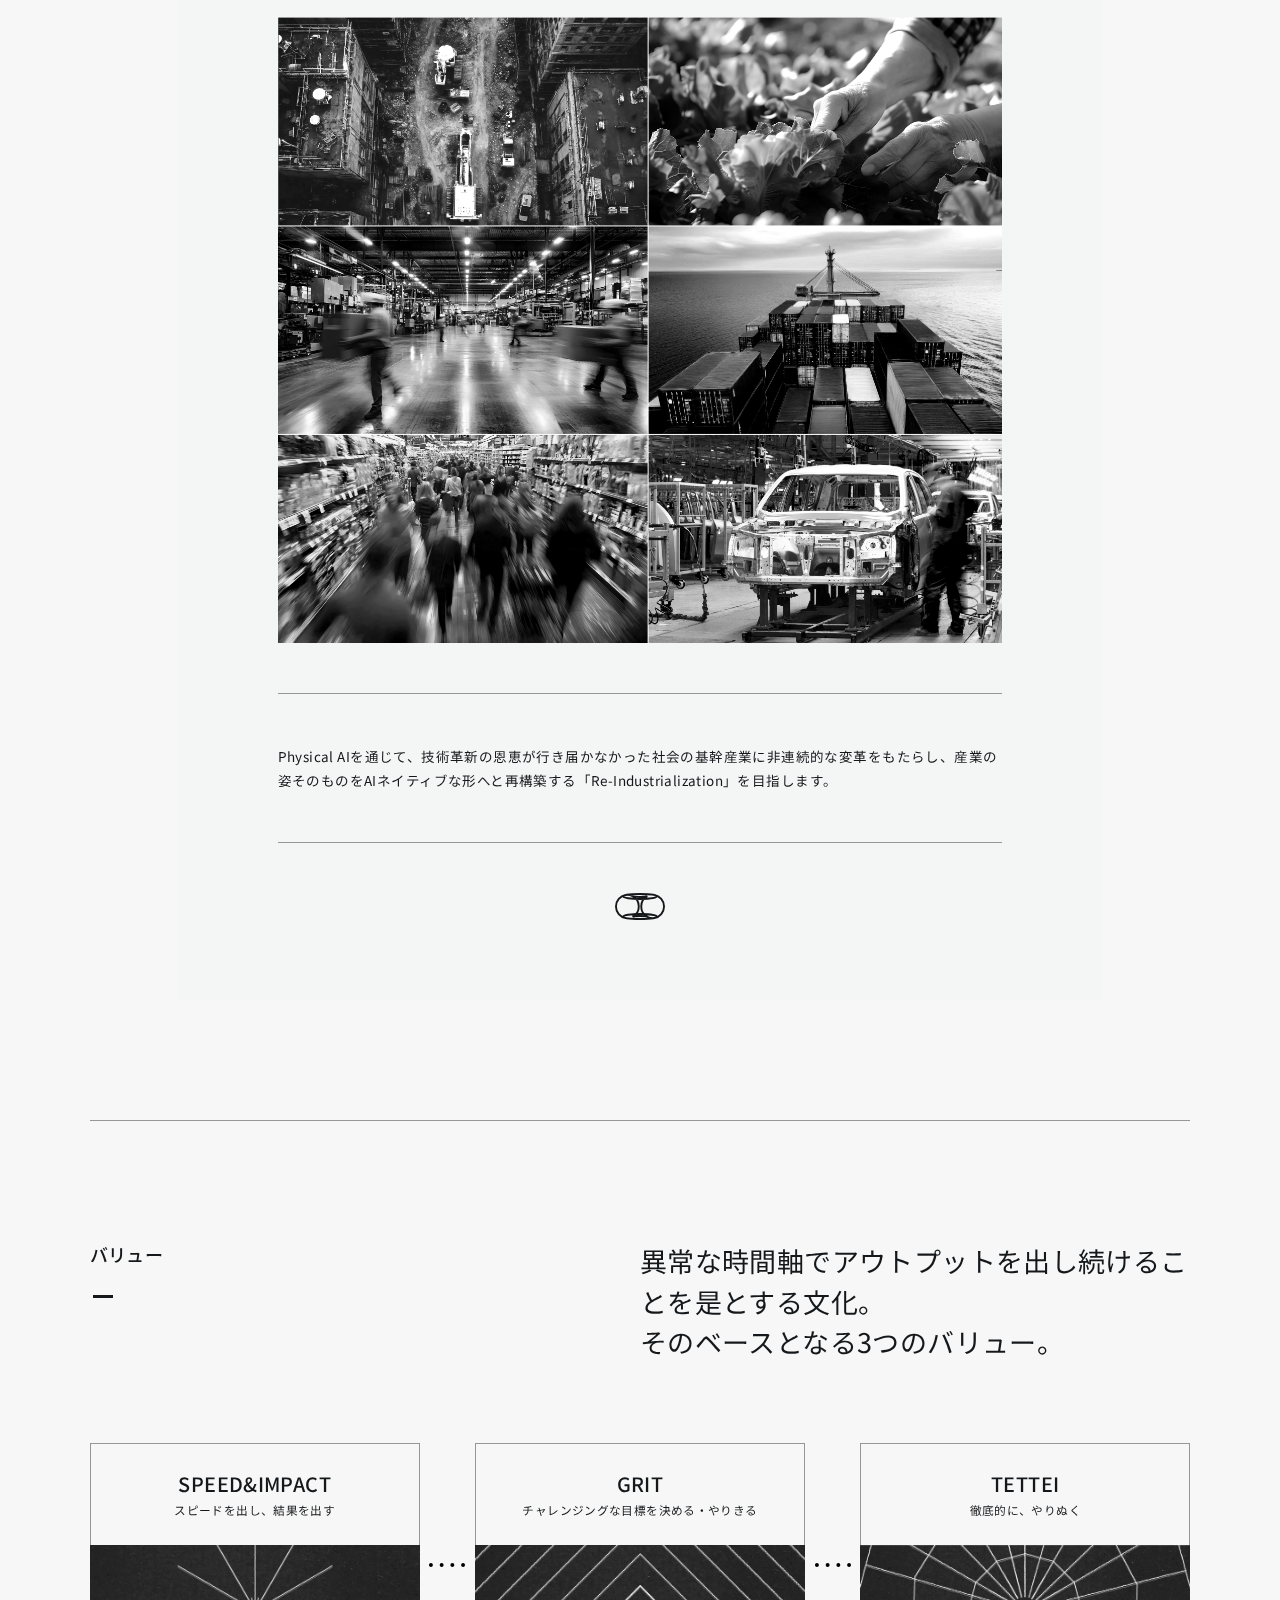
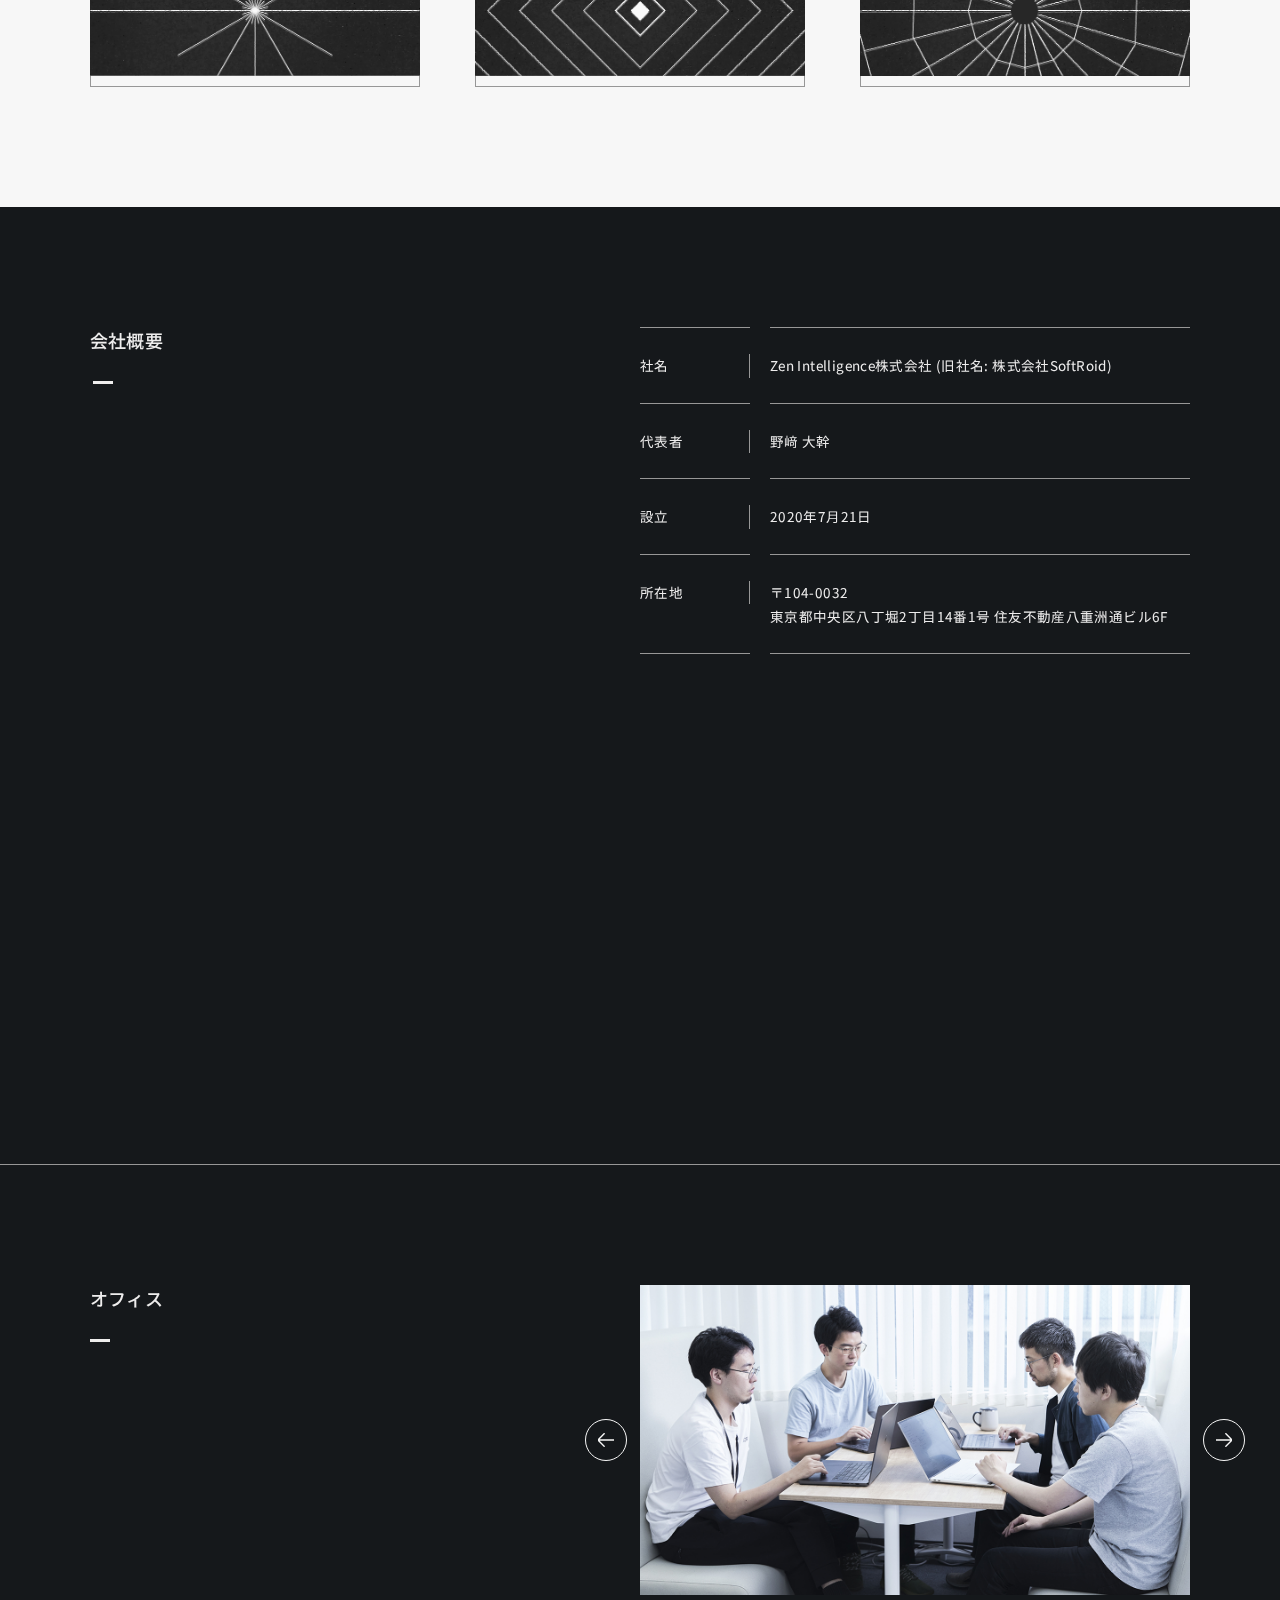
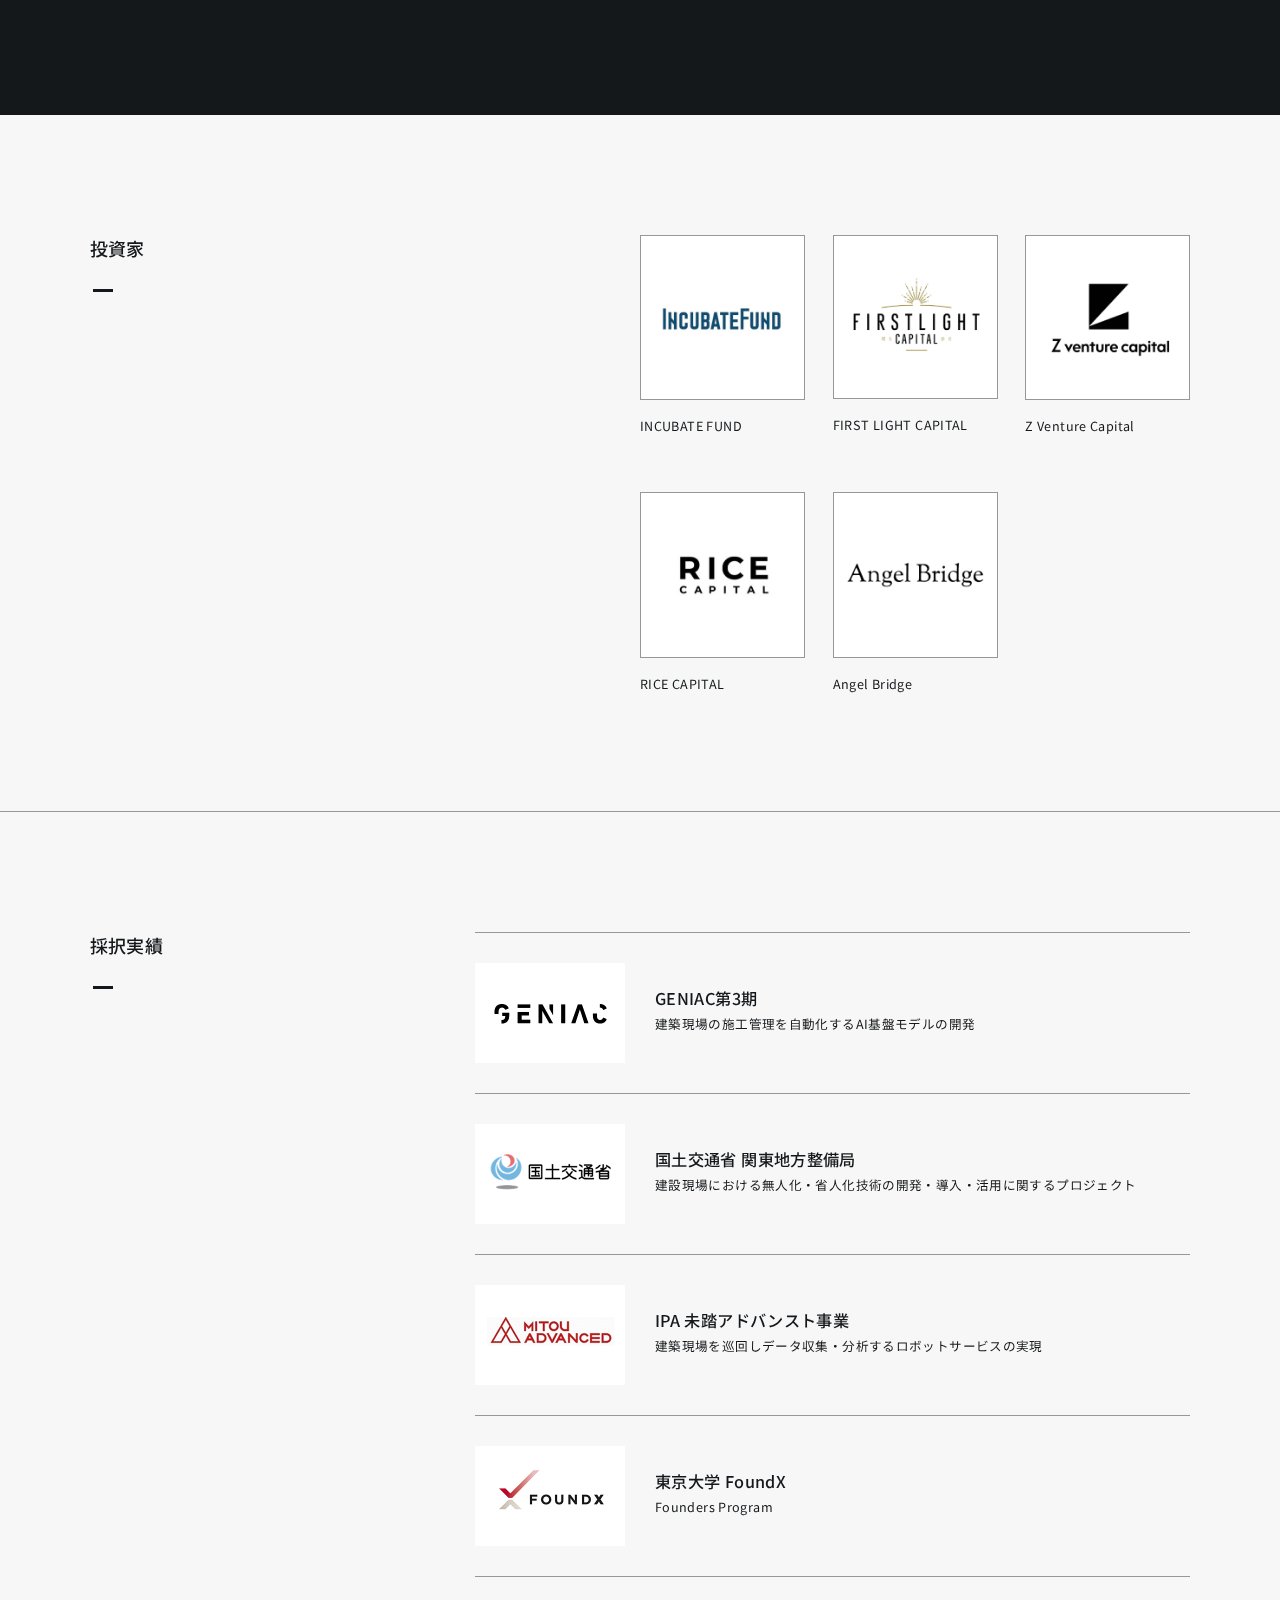
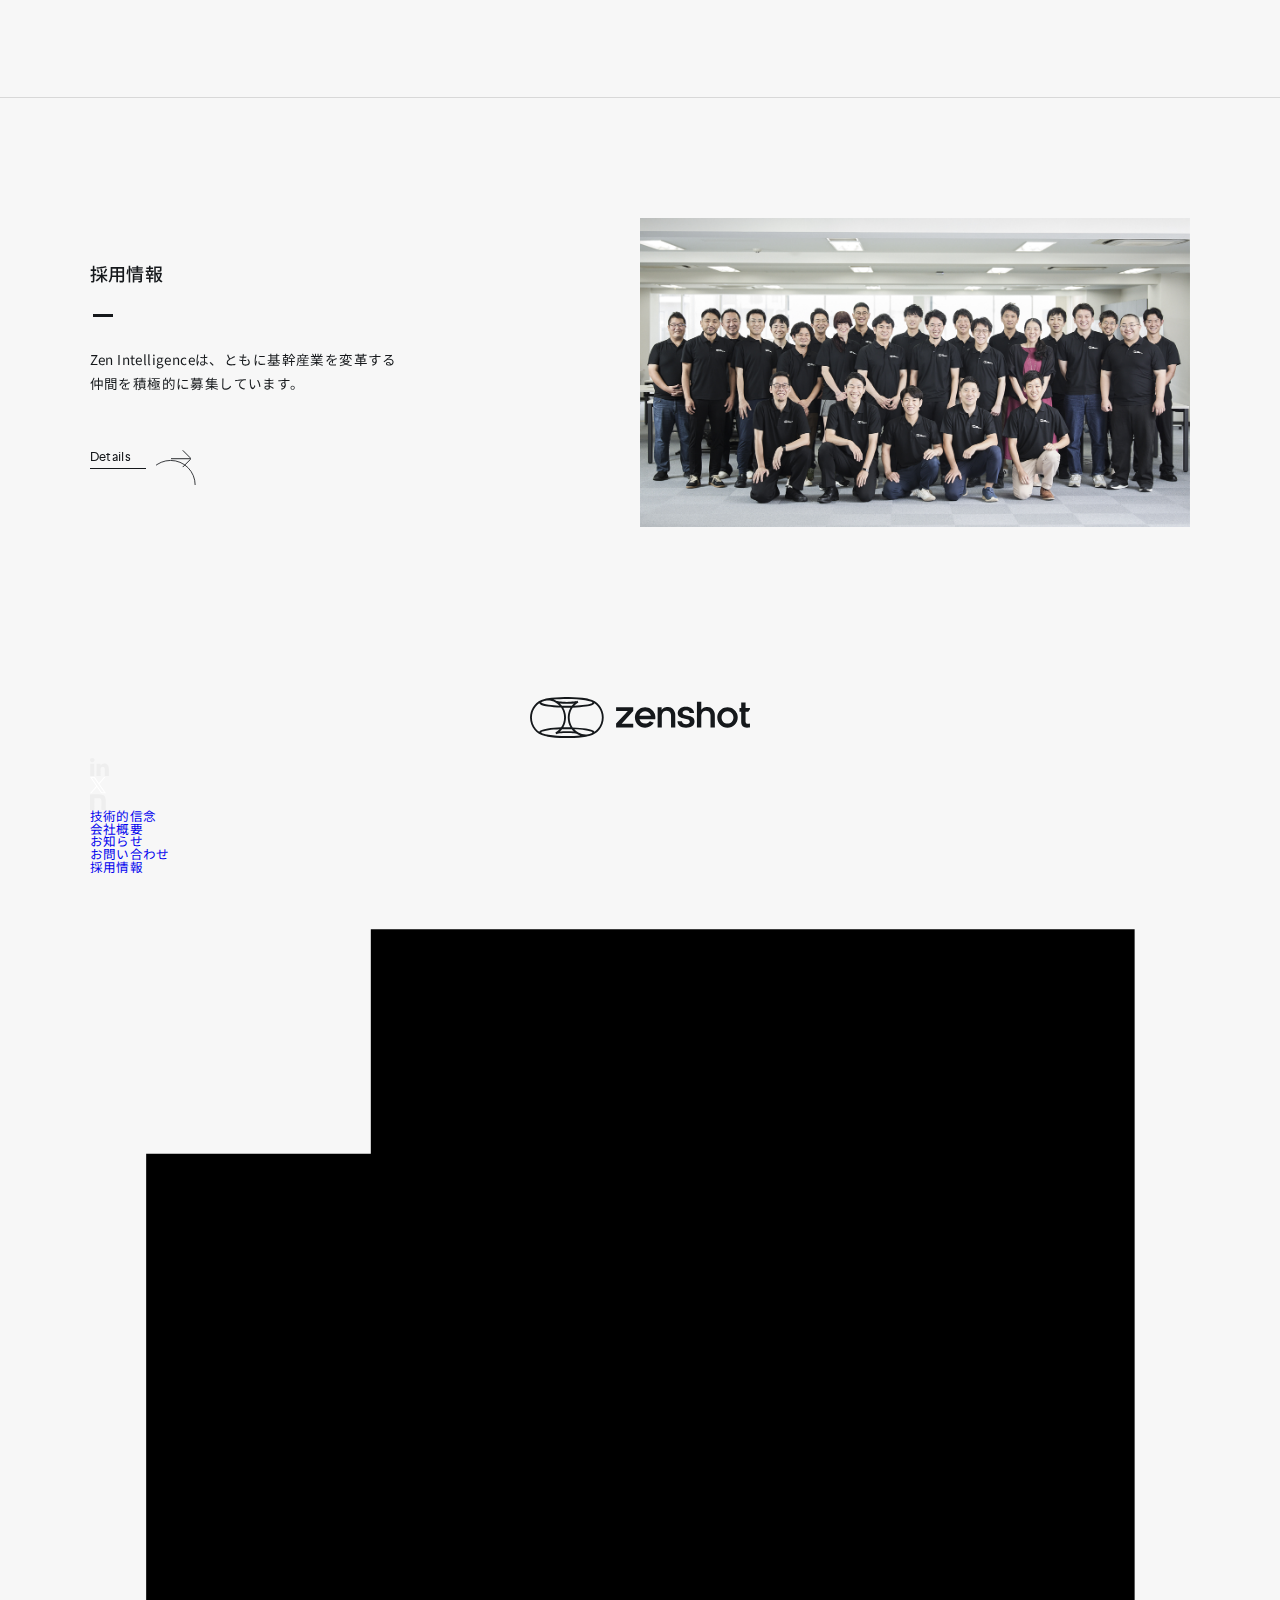
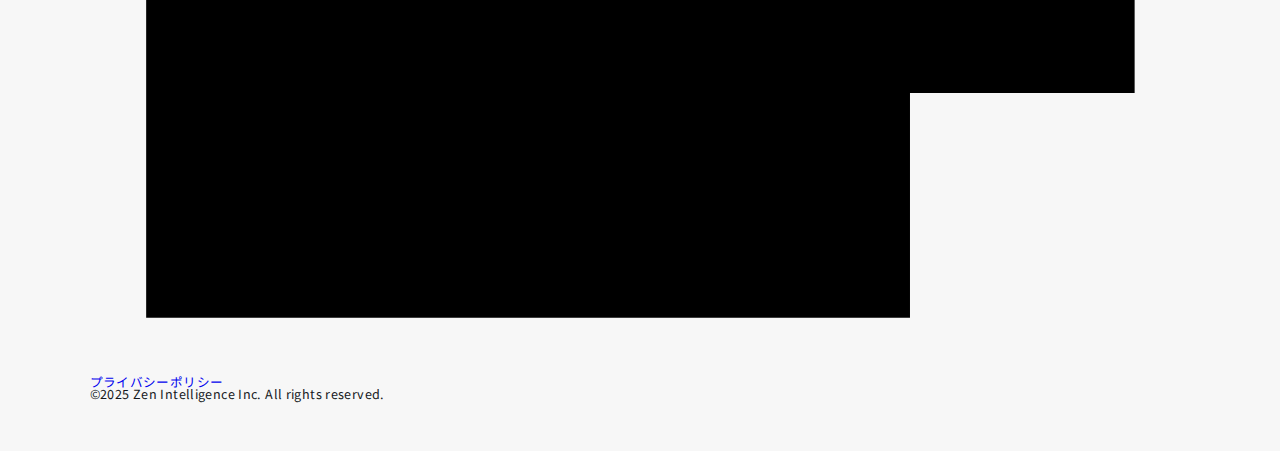
<file: corporate.html>
<!doctype html>
<html style="--wHeight: 100vh; --wHeightPx: 100vh; --scroll: 0; --wHeightFixedPx: 100vh;">

<head>
	<meta charset="UTF-8">
	<meta name="viewport" content="width=device-width, initial-scale=1">
	<link rel="canonical" href="https://demo.noske.design/yo-sauna">
	<title>Zen Intelligence株式会社 - 現場とクラウドの結節点を担う</title>
	<meta name="description" content="Phisical Intelligence - 現場を理解した、現場で働く人のためのAIで、これまでテクノロジーによる業務効率化が遅れていた、ブルーカラー領域の仕事をインテリジェンスで塗り替える。">
	<link href="assets/img/icon/favicon.ico" rel="apple-touch-icon" sizes="200x200">
	<link rel="shortcut icon" type="image/x-icon" href="assets/img/icon/favicon.ico">
	<meta property="og:type" content="article">
	<meta property="og:image" content="assets/img/ogp/ogp.jpg">
	<meta property="og:url" content="https://demo.noske.design/yo-sauna">
	<meta property="og:locale" content="ja_JP">
	<meta property="og:type" content="article">
	<meta property="og:title" content="Zen Intelligence株式会社 - 現場とクラウドの結節点を担う">
	<meta property="og:description" content="Phisical Intelligence - 現場を理解した、現場で働く人のためのAIで、これまでテクノロジーによる業務効率化が遅れていた、ブルーカラー領域の仕事をインテリジェンスで塗り替える。">
	<meta property="og:url" content="https://demo.noske.design/yo-sauna">
	<meta property="og:site_name" content="Zen Intelligence株式会社 - 現場とクラウドの結節点を担う">
	<meta name="twitter:card" content="summary">
	<meta name="twitter:description" content="Phisical Intelligence - 現場を理解した、現場で働く人のためのAIで、これまでテクノロジーによる業務効率化が遅れていた、ブルーカラー領域の仕事をインテリジェンスで塗り替える。">
	<meta name="twitter:title" content="Zen Intelligence株式会社 - 現場とクラウドの結節点を担う">
	<!-- font setting -->
	<link rel="preconnect" href="https://fonts.googleapis.com">
	<link rel="preconnect" href="https://fonts.gstatic.com" crossorigin>
	<link href="https://fonts.googleapis.com/css2?family=Noto+Sans+JP:wght@400,500&display=swap" rel="stylesheet">
	<link rel="stylesheet" href="assets/css/style.css?ver240125_1623">
</head>

<body>
	<header class="underpage">
		<div class="header_inner">
			<div class="header_left">
				<a href="#aaaa">
					<img src="assets/img/common/header_logo.svg">
				</a>
			</div><!-- header_left -->
			<div class="header_right">
				<nav class="header_navigation">
					<ul>
						<li><a href="#aaaa">技術的信念</a></li>
						<li><a href="#aaaa">会社概要</a></li>
						<li><a href="#aaaa">お知らせ</a></li>
						<li><a href="#aaaa">お問い合わせ</a></li>
					</ul>
					<div class="saiyo_link">
						<a href="#aaaa">
							<span class="txt">採用情報</span>
							<span class="outer">
								<svg viewBox="0 0 9.8 9.8">
									<path class="cls-1" d="M9.3.5H2.5v6.8h6.8V.5Z" />
									<path class="cls-1" d="M7.3,2.5H.5v6.8h6.8V2.5Z" />
								</svg>
							</span>
						</a>
					</div><!-- saiyo_link -->
				</nav>
				<div id="humButton" class="hummenu_wrap">
					<button><span></span><span></span></button>
				</div>
			</div><!-- header_right -->
		</div><!-- header_inner -->
	</header>
	<article id="corporate" class="page-corporate">
		<section class="section-corp-header">
			<div class="section_inner">
				<h1 class="comp-page-title">会社概要</h1>
				<div class="flex_layout">
					<div class="flex_left">
						<div class="comp-section-title">
							<h2 class="ttl">パーパス</h2>
						</div>
					</div><!-- flex_left -->
					<div class="flex_right">
						<div class="comp-flex-txt-wrap">
							<h3 class="flex_subttl">Physical AIで、<br>基幹産業を変革する。</h3>
							<div class="flex_description">
								<p>Transforming Industrial operations Through Phisical Ai</p>
							</div>
						</div>
					</div><!-- flex_right -->
				</div><!-- flex_layout -->
				<div id="palarax" class="corp_img_wrap">
					<img src="assets/img/corporate/purpose_img.jpg">
					<img class="overlay" src="assets/img/corporate/purpose_layer2.png">
				</div><!-- corp_img_wrap -->
				<div class="purpose_description">
					<p>物理的な空間と物理的な業務により社会を支える産業において、産業の担い手・ベテランが急速に減少している。基幹産業が高品質な供給をし続けることと、付加価値を上げ続けることを可能にする。</p>
				</div>
			</div><!-- section_inner -->
		</section>
		<section class="section-industrialization">
			<div class="section_inner">
				<div class="industrial_wrapper">
					<div class="industrial_image">
						<img src="assets/img/corporate/industrial_img.png">
					</div>
					<div class="industrial_desc">
						<p>Physical AIを通じて、技術革新の恩恵が行き届かなかった社会の基幹産業に非連続的な変革をもたらし、産業の姿そのものをAIネイティブな形へと再構築する「Re-Industrialization」を目指します。</p>
					</div>
					<div class="industrial_lower_img">
						<img src="assets/img/corporate/industrial_lower.svg">
					</div>
				</div><!-- industrial_wrapper -->
			</div><!-- section_inner -->
		</section>
		<section class="section-values">
			<div class="section_inner">
				<div class="value_ttl_wrap">
					<div class="comp-section-title">
						<h2 class="ttl">バリュー</h2>
					</div>
					<h3 class="value_subttl">異常な時間軸でアウトプットを出し続けることを是とする文化。<br>そのベースとなる3つのバリュー。</h3>
				</div>
				<div class="comp-value-list">
					<div class="value_item">
						<div class="value_txt">
							<h4 class="value_en">SPEED&IMPACT</h4>
							<p class="value_jp">スピードを出し、結果を出す</p>
						</div>
						<div class="value_img">
							<img src="assets/img/corporate/value01.jpg">
						</div>
						<span class="spacer"></span>
					</div>
					<div class="dot_line"></div>
					<div class="value_item">
						<div class="value_txt">
							<h4 class="value_en">GRIT</h4>
							<p class="value_jp">チャレンジングな目標を決める・やりきる</p>
						</div>
						<div class="value_img">
							<img src="assets/img/corporate/value02.jpg">
						</div>
						<span class="spacer"></span>
					</div>
					<div class="dot_line"></div>
					<div class="value_item">
						<div class="value_txt">
							<h4 class="value_en">TETTEI</h4>
							<p class="value_jp">徹底的に、やりぬく</p>
						</div>
						<div class="value_img">
							<img src="assets/img/corporate/value03.jpg">
						</div>
						<span class="spacer"></span>
					</div>
				</div><!-- comp-value-list -->
			</div><!-- section_inner -->
		</section>
		<section class="section-corporate">
			<div class="section_inner">
				<div class="flex_layout">
					<div class="flex_left">
						<div class="comp-section-title white">
							<h2 class="ttl">会社概要</h2>
						</div>
					</div><!-- flex_left -->
					<div class="flex_right">
						<div class="comp-corporate-profile">
							<div class="profile_item">
								<div class="profile_ttl">社名</div>
								<div class="profile_contents">
									<p>Zen Intelligence株式会社 (旧社名: 株式会社SoftRoid)</p>
								</div>
							</div>
							<div class="profile_item">
								<div class="profile_ttl">代表者</div>
								<div class="profile_contents">
									<p>野﨑 大幹</p>
								</div>
							</div>
							<div class="profile_item">
								<div class="profile_ttl">設立</div>
								<div class="profile_contents">
									<p>2020年7月21日</p>
								</div>
							</div>
							<div class="profile_item">
								<div class="profile_ttl">所在地</div>
								<div class="profile_contents">
									<p>〒104-0032<br>東京都中央区八丁堀2丁目14番1号 住友不動産八重洲通ビル6F</p>
								</div>
							</div>
							<div class="iframe_wrap">
								<iframe
									src="https://www.google.com/maps/embed?pb=!1m18!1m12!1m3!1d3241.0011664054705!2d139.77403437588265!3d35.67697327258863!2m3!1f0!2f0!3f0!3m2!1i1024!2i768!4f13.1!3m3!1m2!1s0x601889738037ba55%3A0x6c40d69139be01b5!2z5L2P5Y-L5LiN5YuV55Sj5YWr6YeN5rSy6YCa44OT44Or!5e0!3m2!1sja!2sjp!4v1754308255827!5m2!1sja!2sjp"
									width="600" height="450" style="border:0;" allowfullscreen="" loading="lazy" referrerpolicy="no-referrer-when-downgrade"></iframe>
							</div>
						</div><!-- comp-corporate-profile -->
					</div><!-- flex_right -->
				</div>
			</div><!-- section_inner -->
		</section>
		<section class="section-office">
			<div class="section_inner">
				<div class="flex_layout">
					<div class="flex_left">
						<div class="comp-section-title white">
							<h2 class="ttl">オフィス</h2>
						</div>
					</div><!-- flex_left -->
					<div class="flex_right">
						<div class="comp-office-slider">
							<div id="officeSlider" class="slick-slider">
								<div class="item_box slick-slide">
									<img src="assets/img/corporate/office01.jpg">
								</div>
								<div class="item_box slick-slide">
									<img src="assets/img/corporate/office02.jpg">
								</div>
								<div class="item_box slick-slide">
									<img src="assets/img/corporate/office03.jpg">
								</div>
							</div><!-- slick-slider -->
						</div><!-- comp-news-slider -->
					</div><!-- flex_right -->
				</div>
			</div><!-- section_inner -->
		</section>
		<section class="section-investor">
			<div class="section_inner">
				<div class="flex_layout">
					<div class="flex_left">
						<div class="comp-section-title">
							<h2 class="ttl">投資家</h2>
						</div>
					</div><!-- flex_left -->
					<div class="flex_right">
						<div class="comp-partner-list">
							<div class="partner_item">
								<div class="partner_img">
									<img src="assets/img/corporate/investor01.jpg">
								</div>
								<p class="partner_name">INCUBATE FUND</p>
							</div>
							<div class="partner_item">
								<div class="partner_img">
									<img src="assets/img/corporate/investor02.jpg">
								</div>
								<p class="partner_name">FIRST LIGHT CAPITAL</p>
							</div>
							<div class="partner_item">
								<div class="partner_img">
									<img src="assets/img/corporate/investor03.jpg">
								</div>
								<p class="partner_name">Z Venture Capital</p>
							</div>
							<div class="partner_item">
								<div class="partner_img">
									<img src="assets/img/corporate/investor04.jpg">
								</div>
								<p class="partner_name">RICE CAPITAL</p>
							</div>
							<div class="partner_item">
								<div class="partner_img">
									<img src="assets/img/corporate/investor05.jpg">
								</div>
								<p class="partner_name">Angel Bridge</p>
							</div>
						</div><!-- comp-partner-list -->
					</div><!-- flex_right -->
				</div>
			</div><!-- section_inner -->
		</section>
		<section class="section-supporter">
			<div class="section_inner">
				<div class="flex_layout">
					<div class="flex_left">
						<div class="comp-section-title">
							<h2 class="ttl">採択実績</h2>
						</div>
					</div><!-- flex_left -->
					<div class="flex_right">
						<div class="comp-usecase-list">
							<div class="usecase_item">
								<div class="img_wrap">
									<img src="assets/img/corporate/supporter01.jpg">
								</div>
								<div class="txt_wrap">
									<h3 class="usecase_ttl">GENIAC第3期</h3>
									<div class="usecase_desc">
										<p>建築現場の施工管理を自動化するAI基盤モデルの開発</p>
									</div>
								</div>
							</div>
							<div class="usecase_item">
								<div class="img_wrap">
									<img src="assets/img/corporate/supporter02.jpg">
								</div>
								<div class="txt_wrap">
									<h3 class="usecase_ttl">国土交通省 関東地方整備局</h3>
									<div class="usecase_desc">
										<p>建設現場における無人化・省人化技術の開発・導入・活用に関するプロジェクト</p>
									</div>
								</div>
							</div>
							<div class="usecase_item">
								<div class="img_wrap">
									<img src="assets/img/corporate/supporter03.jpg">
								</div>
								<div class="txt_wrap">
									<h3 class="usecase_ttl">IPA 未踏アドバンスト事業</h3>
									<div class="usecase_desc">
										<p>建築現場を巡回しデータ収集・分析するロボットサービスの実現</p>
									</div>
								</div>
							</div>
							<div class="usecase_item">
								<div class="img_wrap">
									<img src="assets/img/corporate/supporter04.jpg">
								</div>
								<div class="txt_wrap">
									<h3 class="usecase_ttl">東京大学 FoundX</h3>
									<div class="usecase_desc">
										<p>Founders Program</p>
									</div>
								</div>
							</div>
						</div><!-- comp-usecase-list -->
					</div><!-- flex_right -->
				</div>
			</div><!-- section_inner -->
		</section>
		<section class="section-recruit comp-section-recruit">
			<div class="section_inner">
				<div class="flex_layout">
					<div class="flex_left">
						<div class="comp-section-title">
							<h2 class="ttl">採用情報</h2>
							<div class="ttl_description">
								<p>Zen Intelligenceは、ともに基幹産業を変革する<br>仲間を積極的に募集しています。</p>
							</div>
							<div class="comp-link-button">
								<a href="#aaaa">
									<span class="txt">Details</span>
									<span class="caret">
										<span class="arrow">
											<svg viewBox="0 0 21.95 19.13">
												<path class="cls-1" d="M12.88.35l8.12,8.12c.6.6.6,1.58,0,2.18l-8.12,8.12M21.24,9.57H0"></path>
											</svg>
										</span>
										<span class="circle">
											<svg xmlns="http://www.w3.org/2000/svg" width="50px" height="50px" viewBox="0 0 62.9 62.9">
												<ellipse transform="matrix(0.7071 -0.7071 0.7071 0.7071 -13.0238 31.4424)" class="st1" cx="31.4" cy="31.4" rx="30.9" ry="30.9"></ellipse>
											</svg>
										</span>
									</span>
								</a>
							</div><!-- comp-link-button -->
						</div>
					</div><!-- flex_left -->
					<div class="flex_right">
						<div class="img_wrap">
							<img src="assets/img/common/recruit_img.jpg">
						</div>
					</div><!-- flex_right -->
				</div><!-- flex_layout -->
			</div><!-- section_inner -->
		</section>
	</article>
	<div id="hummenu" class="comp-hummenu">
		<div class="contents">
			<div class="hummenu_inner">
				<nav class="hummenu_navigation">
					<ul>
						<li><a href="#aaaa">技術的信念</a></li>
						<li><a href="#aaaa">会社概要</a></li>
						<li><a href="#aaaa">お知らせ</a></li>
						<li><a href="#aaaa">お問い合わせ</a></li>
					</ul>
					<div class="saiyo_link">
						<a href="#aaaa">
							<span class="txt">採用情報</span>
							<span class="outer">
								<svg viewBox="0 0 9.8 9.8">
									<path class="cls-1" d="M9.3.5H2.5v6.8h6.8V.5Z"></path>
									<path class="cls-1" d="M7.3,2.5H.5v6.8h6.8V2.5Z"></path>
								</svg>
							</span>
						</a>
					</div><!-- saiyo_link -->
				</nav>
				<div class="hummenu_lower">
					<div class="footer_sns">
						<div class="sns_item">
							<a href="#aaaa"><img src="assets/img/common/icon_linkedin.svg"></a>
						</div>
						<div class="sns_item">
							<a href="#aaaa"><img src="assets/img/common/icon_x.svg"></a>
						</div>
						<div class="sns_item">
							<a href="#aaaa"><img src="assets/img/common/icon_note.svg"></a>
						</div>
					</div>
					<div class="privacy_link">
						<a href="#aaaa">プライバシーポリシー</a>
					</div>
				</div>
			</div><!-- hummenu_inner -->
		</div><!-- contents -->
	</div><!-- comp-hummenu -->
	<footer>
		<div class="footer_inner">
			<div class="footer_upper">
				<div class="footer_logo">
					<a href="#aaaa"><img src="assets/img/common/f_logo.svg"></a>
				</div><!-- footer_logo -->
				<div class="footer_sns">
					<div class="sns_item">
						<a href="#aaaa"><img src="assets/img/common/icon_linkedin.svg"></a>
					</div>
					<div class="sns_item">
						<a href="#aaaa"><img src="assets/img/common/icon_x.svg"></a>
					</div>
					<div class="sns_item">
						<a href="#aaaa"><img src="assets/img/common/icon_note.svg"></a>
					</div>
				</div><!-- footer_sns -->
			</div><!-- footer_upper -->
			<div class="footer_lower">
				<nav class="footer_navigation">
					<ul>
						<li><a href="#aaaa">技術的信念</a></li>
						<li><a href="#aaaa">会社概要</a></li>
						<li class="dummy"></li>
						<li><a href="#aaaa">お知らせ</a></li>
						<li><a href="#aaaa">お問い合わせ</a></li>
					</ul>
					<div class="saiyo_link">
						<a href="#aaaa">
							<span class="txt">採用情報</span>
							<span class="outer">
								<svg viewBox="0 0 9.8 9.8">
									<path class="cls-1" d="M9.3.5H2.5v6.8h6.8V.5Z" />
									<path class="cls-1" d="M7.3,2.5H.5v6.8h6.8V2.5Z" />
								</svg>
							</span>
						</a>
					</div><!-- saiyo_link -->
				</nav>
				<div class="copyright_wrap">
					<div class="privacy_link">
						<a href="#aaaa">プライバシーポリシー </a>
					</div>
					<p class="copyright">©2025 Zen Intelligence Inc.  All rights reserved.</p>
				</div>
			</div>
		</div><!-- footer_inner -->
	</footer>
</body>
<script type="text/javascript" src="assets/js/jquery-3.3.1.min.js"></script>
<script type="text/javascript" src="assets/js/layout.js"></script>
<script type="text/javascript" src="assets/js/slick.js"></script>

</html>
</file>
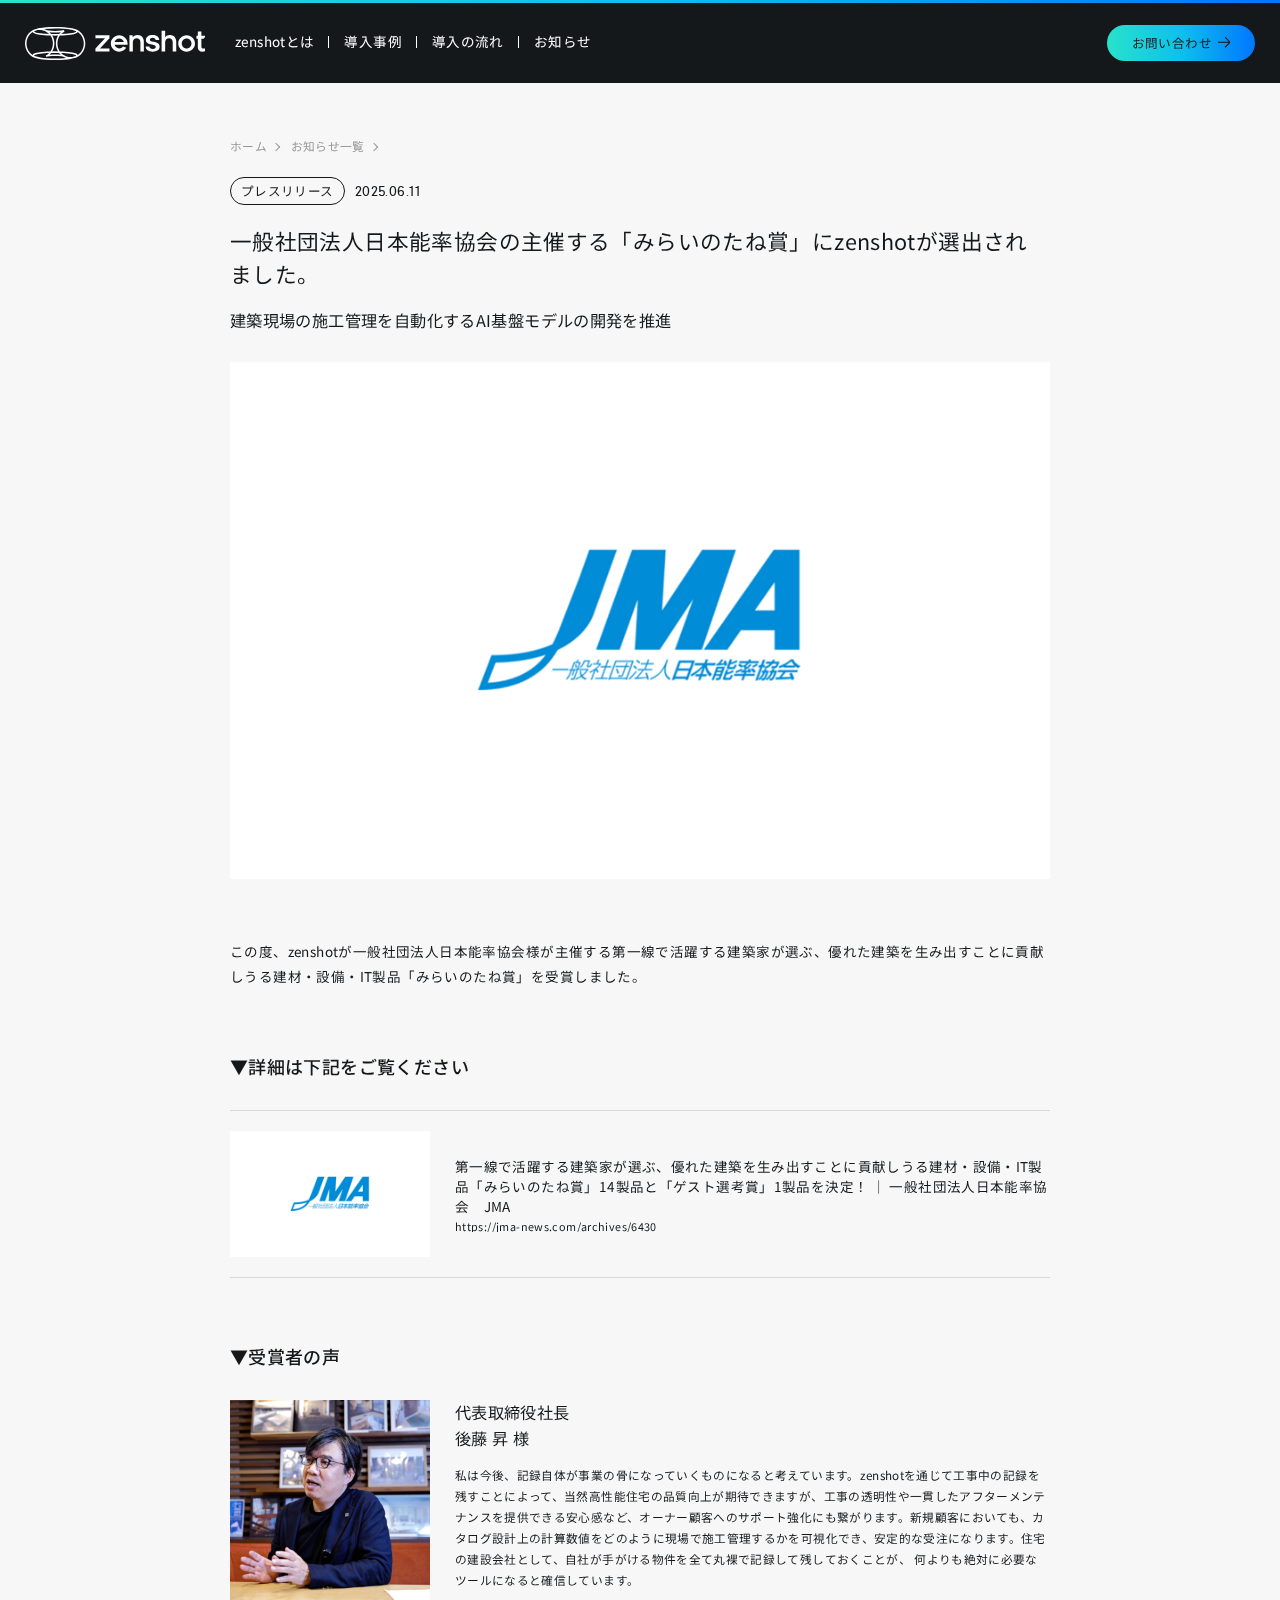
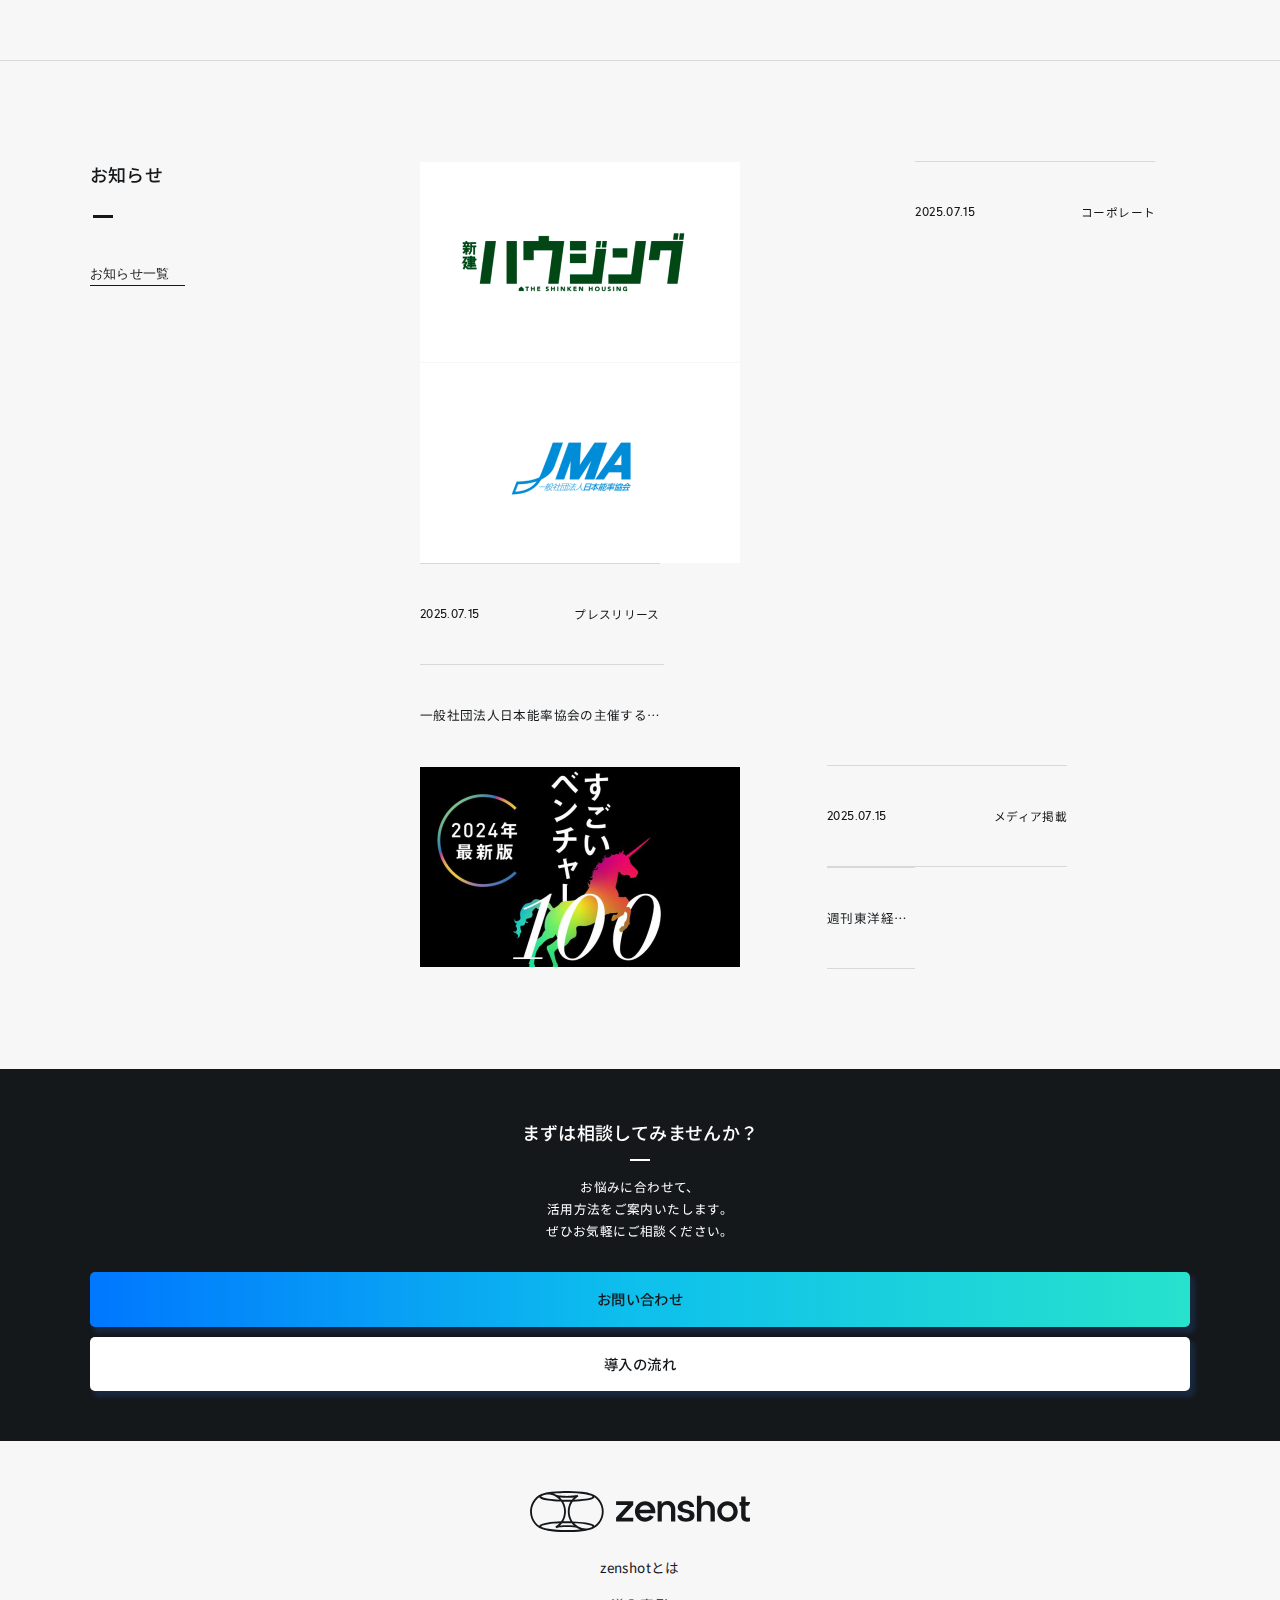
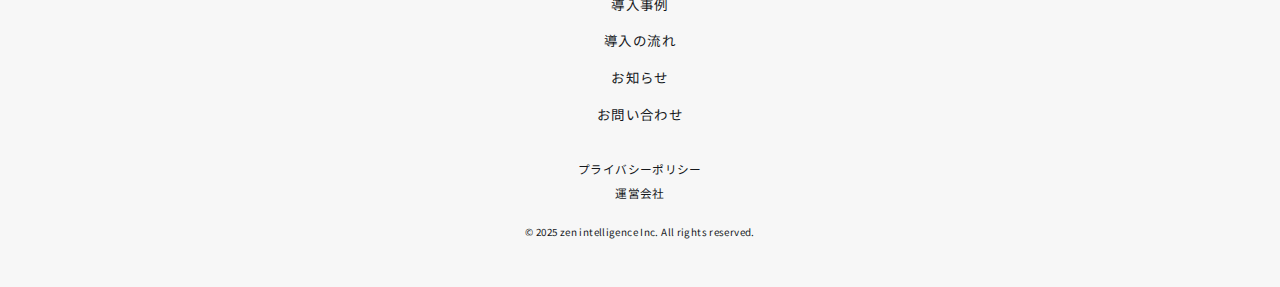
<file: newsDetail.html>
<!doctype html>
<html style="--wHeight: 100vh; --wHeightPx: 100vh; --scroll: 0; --wHeightFixedPx: 100vh;">

<head>
	<meta charset="UTF-8">
	<meta name="viewport" content="width=device-width, initial-scale=1">
	<link rel="canonical" href="https://demo.noske.design/yo-sauna">
	<title>Zen Intelligence株式会社 - 現場とクラウドの結節点を担う</title>
	<meta name="description" content="Phisical Intelligence - 現場を理解した、現場で働く人のためのAIで、これまでテクノロジーによる業務効率化が遅れていた、ブルーカラー領域の仕事をインテリジェンスで塗り替える。">
	<link href="assets/img/icon/favicon.ico" rel="apple-touch-icon" sizes="200x200">
	<link rel="shortcut icon" type="image/x-icon" href="assets/img/icon/favicon.ico">
	<meta property="og:type" content="article">
	<meta property="og:image" content="assets/img/ogp/ogp.jpg">
	<meta property="og:url" content="https://demo.noske.design/yo-sauna">
	<meta property="og:locale" content="ja_JP">
	<meta property="og:type" content="article">
	<meta property="og:title" content="Zen Intelligence株式会社 - 現場とクラウドの結節点を担う">
	<meta property="og:description" content="Phisical Intelligence - 現場を理解した、現場で働く人のためのAIで、これまでテクノロジーによる業務効率化が遅れていた、ブルーカラー領域の仕事をインテリジェンスで塗り替える。">
	<meta property="og:url" content="https://demo.noske.design/yo-sauna">
	<meta property="og:site_name" content="Zen Intelligence株式会社 - 現場とクラウドの結節点を担う">
	<meta name="twitter:card" content="summary">
	<meta name="twitter:description" content="Phisical Intelligence - 現場を理解した、現場で働く人のためのAIで、これまでテクノロジーによる業務効率化が遅れていた、ブルーカラー領域の仕事をインテリジェンスで塗り替える。">
	<meta name="twitter:title" content="Zen Intelligence株式会社 - 現場とクラウドの結節点を担う">
	<!-- font setting -->
	<link rel="preconnect" href="https://fonts.googleapis.com">
	<link rel="preconnect" href="https://fonts.gstatic.com" crossorigin>
	<link href="https://fonts.googleapis.com/css2?family=Noto+Sans+JP:wght@400,500&display=swap" rel="stylesheet">
	<link rel="stylesheet" href="assets/css/style.css?ver240125_1623">
</head>

<body>
	<header>
		<div class="header_inner">
			<div class="header_left">
				<div class="header_logo">
					<a href="#aaaa">
						<img src="assets/img/common/h_logo.svg">
					</a>
				</div>
				<nav class="header_navigation">
					<ul>
						<li><a href="#aaaa">zenshotとは</a></li>
						<li><a href="#aaaa">導入事例</a></li>
						<li><a href="#aaaa">導入の流れ</a></li>
						<li><a href="#aaaa">お知らせ</a></li>
					</ul>
				</nav>
			</div><!-- header_left -->
			<div class="header_right">
				<div id="humButton" class="hummenu_wrap">
					<button><span></span><span></span></button>
				</div>
				<div class="contact_button">
					<a href="#aaaa">
						<span class="txt">お問い合わせ</span>
						<span class="caret">
							<svg viewBox="0 0 21.95 19.13">
								<path class="cls-1" d="M12.88.35l8.12,8.12c.6.6.6,1.58,0,2.18l-8.12,8.12M21.24,9.57H0"></path>
							</svg>
						</span>
					</a>
				</div><!-- contact_button -->
			</div><!-- header_right -->
		</div><!-- header_inner -->
	</header>
	<article id="newsDetail" class="page-news-detail">
		<section class="section-news-header">
			<div class="section_inner">
				<div class="article_inner">
					<div class="comp-page-bread">
						<div class="link_wrap">
							<a href="/">ホーム</a>
							<a href="/news">お知らせ一覧</a>
						</div>
					</div><!-- comp-page-bread -->
					<div class="blog_header">
						<div class="date_wrapper">
							<div class="category">プレスリリース</div>
							<div class="date">2025.06.11</div>
						</div>
						<h1 class="blog_ttl">⼀般社団法人日本能率協会の主催する「みらいのたね賞」にzenshotが選出されました。</h1>
						<h2 class="blog_subttl">建築現場の施工管理を自動化するAI基盤モデルの開発を推進</h2>
						<div class="blog_thumbs">
							<img loading="lazy" src="assets/img/news/news_thumb.jpg">
						</div>
					</div>
				</div><!-- article_inner -->
			</div><!-- section_inner -->
		</section>
		<section class="section-news-contents">
			<div class="section_inner">
				<div class="article_inner">
					<div class="comp-news-article">
						<div class="article_item">
							<div class="description">
								<p>この度、zenshotが⼀般社団法人日本能率協会様が主催する第一線で活躍する建築家が選ぶ、優れた建築を生み出すことに貢献しうる建材・設備・IT製品「みらいのたね賞」を受賞しました。</p>
							</div>
						</div>
						<div class="article_item">
							<h2 class="article_ttl">▼詳細は下記をご覧ください</h2>
							<div class="link_box">
								<a target="_blank" href="https://jma-news.com/archives/6430">
									<span class="link_img">
										<img src="assets/img/news/news_thumb.jpg">
									</span>
									<span class="link_txt">
										<span class="link_ttl">第一線で活躍する建築家が選ぶ、優れた建築を生み出すことに貢献しうる建材・設備・IT製品「みらいのたね賞」14製品と「ゲスト選考賞」1製品を決定！ ｜ 一般社団法人日本能率協会　JMA</span>
										<span class="link_url">https://jma-news.com/archives/6430</span>
									</span>
								</a>
							</div>
						</div><!-- article_item -->
						<div class="article_item">
							<h2 class="article_ttl">▼受賞者の声</h2>
							<div class="article_voice">
								<div class="voice_img">
									<img src="assets/img/news/people_img.jpg">
								</div>
								<div class="voice_contents">
									<h3 class="voice_name">代表取締役社長<br>後藤 昇 様</h3>
									<div class="voice_description">
										<p>私は今後、記録自体が事業の骨になっていくものになると考えています。zenshotを通じて工事中の記録を残すことによって、当然高性能住宅の品質向上が期待できますが、工事の透明性や一貫したアフターメンテナンスを提供できる安心感など、オーナー顧客へのサポート強化にも繋がります。新規顧客においても、カタログ設計上の計算数値をどのように現場で施工管理するかを可視化でき、安定的な受注になります。住宅の建設会社として、自社が手がける物件を全て丸裸で記録して残しておくことが、 何よりも絶対に必要なツールになると確信しています。</p>
									</div>
								</div>
							</div>
						</div><!-- article_item -->
					</div><!-- comp-article-contents -->
				</div><!-- article_inner -->
			</div><!-- section_inner -->
		</section>
		<section class="section-news-list comp-section-news-list">
			<div class="section_inner">
				<div class="newslist_flex">
					<div class="newslist_ttl">
						<div class="comp-section-title">
							<h2 class="ttl">お知らせ</h2>
							<div class="comp-link-button">
								<a href="#aaaa">
									<span class="txt">お知らせ一覧</span>
									<span class="arrow">
										<svg viewBox="0 0 21.95 19.13">
											<path class="cls-1" d="M12.88.35l8.12,8.12c.6.6.6,1.58,0,2.18l-8.12,8.12M21.24,9.57H0" />
										</svg>
									</span>
								</a>
							</div><!-- comp-link-button -->
						</div>
					</div>
					<div class="newslist_contents">
						<div class="comp-news-list">
							<div class="news_item">
								<a href="#aaaa">
									<span class="img_wrap">
										<img src="assets/img/news/news_thumb01.jpg">
									</span>
									<span class="txt_wrap">
										<span class="news_header">
											<span class="date">2025.07.15</span>
											<span class="category">コーポレート</span>
										</span>
										<span class="news_title">新建ハウジングにzenshotが掲載されました</span>
									</span>
								</a>
							</div>
							<div class="news_item">
								<a href="#aaaa">
									<span class="img_wrap">
										<img src="assets/img/news/news_thumb02.jpg">
									</span>
									<span class="txt_wrap">
										<span class="news_header">
											<span class="date">2025.07.15</span>
											<span class="category">プレスリリース</span>
										</span>
										<span class="news_title">⼀般社団法人日本能率協会の主催する「みらいのたね賞」にzenshotが選されました。</span>
									</span>
								</a>
							</div>
							<div class="news_item">
								<a href="#aaaa">
									<span class="img_wrap">
										<img src="assets/img/news/news_thumb03.jpg">
									</span>
									<span class="txt_wrap">
										<span class="news_header">
											<span class="date">2025.07.15</span>
											<span class="category">メディア掲載</span>
										</span>
										<span class="news_title">週刊東洋経済 すごいベンチャー100 に弊社が選出されました</span>
									</span>
								</a>
							</div>
						</div><!-- comp-news-list -->
					</div><!-- newslist_contents -->
				</div><!-- newslist_flex -->
			</div><!-- section_inner -->
		</section>
		<section class="section-conversion comp-section-conversion">
			<div class="section_inner">
				<div class="contact_title">
					<h2 class="contact_ttl">まずは相談してみませんか？</h2>
					<div class="contact_desc">
						<p>お悩みに合わせて、<span>活用方法をご案内いたします。</span><br>ぜひお気軽にご相談ください。</p>
					</div>
				</div><!-- comp-contact-title -->
				<div class="comp-conversion-button">
					<div class="button_item">
						<a class="contact" href="#aaaa"><span>お問い合わせ</span></a>
					</div>
					<div class="button_item">
						<a class="flow" href="#aaaa"><span>導入の流れ</span></a>
					</div>
				</div><!-- comp-conversion-button -->
			</div><!-- section_inner -->
		</section>
	</article>
	<div id="hummenu" class="comp-hummenu">
		<div class="contents">
			<div class="hummenu_inner">
				<nav class="hummenu_navigation">
					<ul>
						<li><a href="#aaaa">HOME</a></li>
						<li><a href="#aaaa">zenshotとは</a></li>
						<li><a href="#aaaa">導入事例</a></li>
						<li><a href="#aaaa">導入の流れ</a></li>
						<li><a href="#aaaa">お知らせ</a></li>
					</ul>
					<div class="comp-conversion-button">
						<div class="button_item">
							<a class="contact" href="#aaaa"><span>お問い合わせ</span></a>
						</div>
						<div class="button_item">
							<a class="flow" href="#aaaa"><span>導入の流れ</span></a>
						</div>
					</div><!-- comp-conversion-button -->
				</nav>
				<div class="hummenu_lower">
					<div class="privacy_link">
						<div class="link_item">
							<a href="#aaaa">プライバシーポリシー</a>
						</div>
						<div class="link_item">
							<a href="#aaaa">運営会社</a>
						</div>
					</div>
				</div>
			</div><!-- hummenu_inner -->
		</div><!-- contents -->
	</div><!-- comp-hummenu -->
	<footer>
		<div class="footer_inner">
			<div class="footer_logo">
				<a href="#aaaa">
					<img src="assets/img/common/f_logo.svg">
				</a>
			</div>
			<div class="footer_content">
				<nav class="footer_navigation">
					<ul>
						<li><a href="#aaaa">zenshotとは</a></li>
						<li><a href="#aaaa">導入事例</a></li>
						<li><a href="#aaaa">導入の流れ</a></li>
						<li><a href="#aaaa">お知らせ</a></li>
						<li><a href="#aaaa">お問い合わせ</a></li>
					</ul>
				</nav>
				<div class="copyright_wrap">
					<ul>
						<li><a href="#aaaa">プライバシーポリシー</a></li>
						<li><a href="#aaaa">運営会社</a></li>
					</ul>
					<p class="copyright">© 2025 zen intelligence Inc. All rights reserved. </p>
				</div>
			</div>
		</div><!-- footer_inner -->
	</footer>
</body>
<script type="text/javascript" src="assets/js/jquery-3.3.1.min.js"></script>
<script type="text/javascript" src="assets/js/layout.js"></script>

</html>
</file>
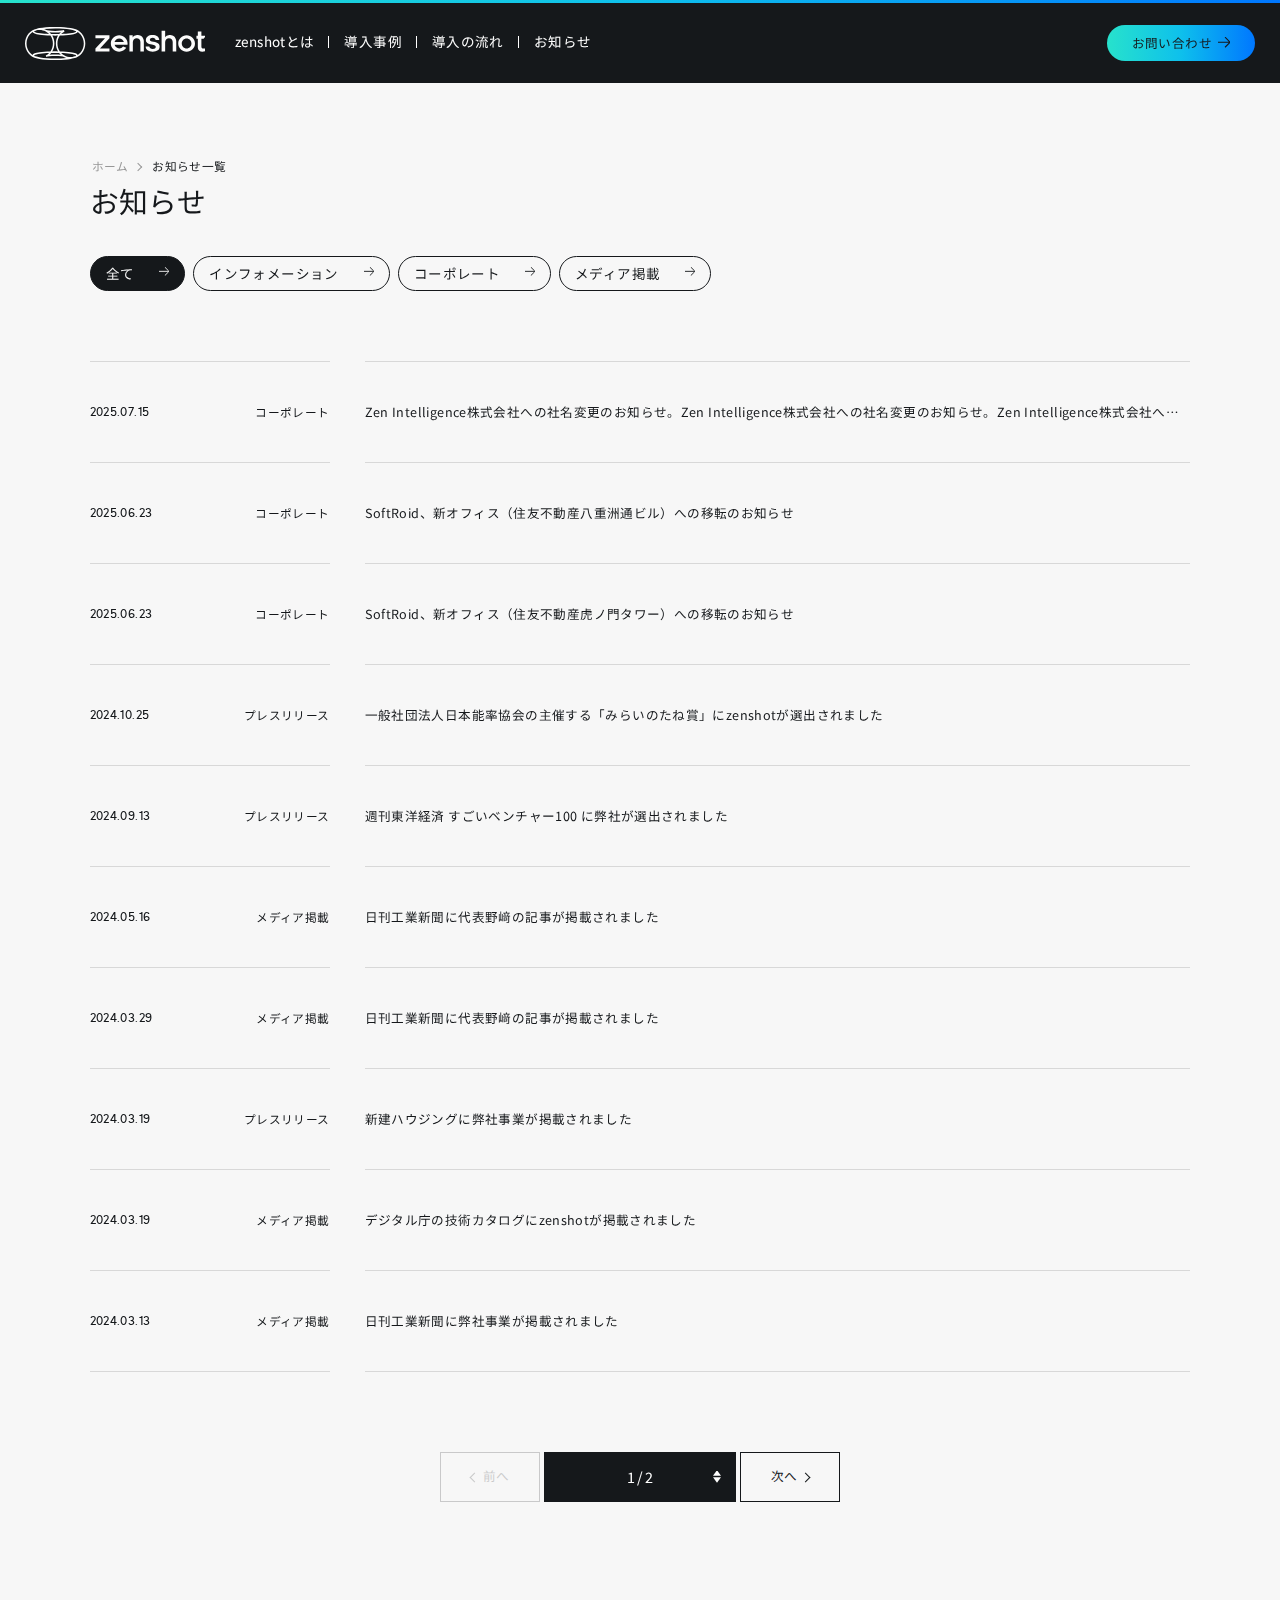
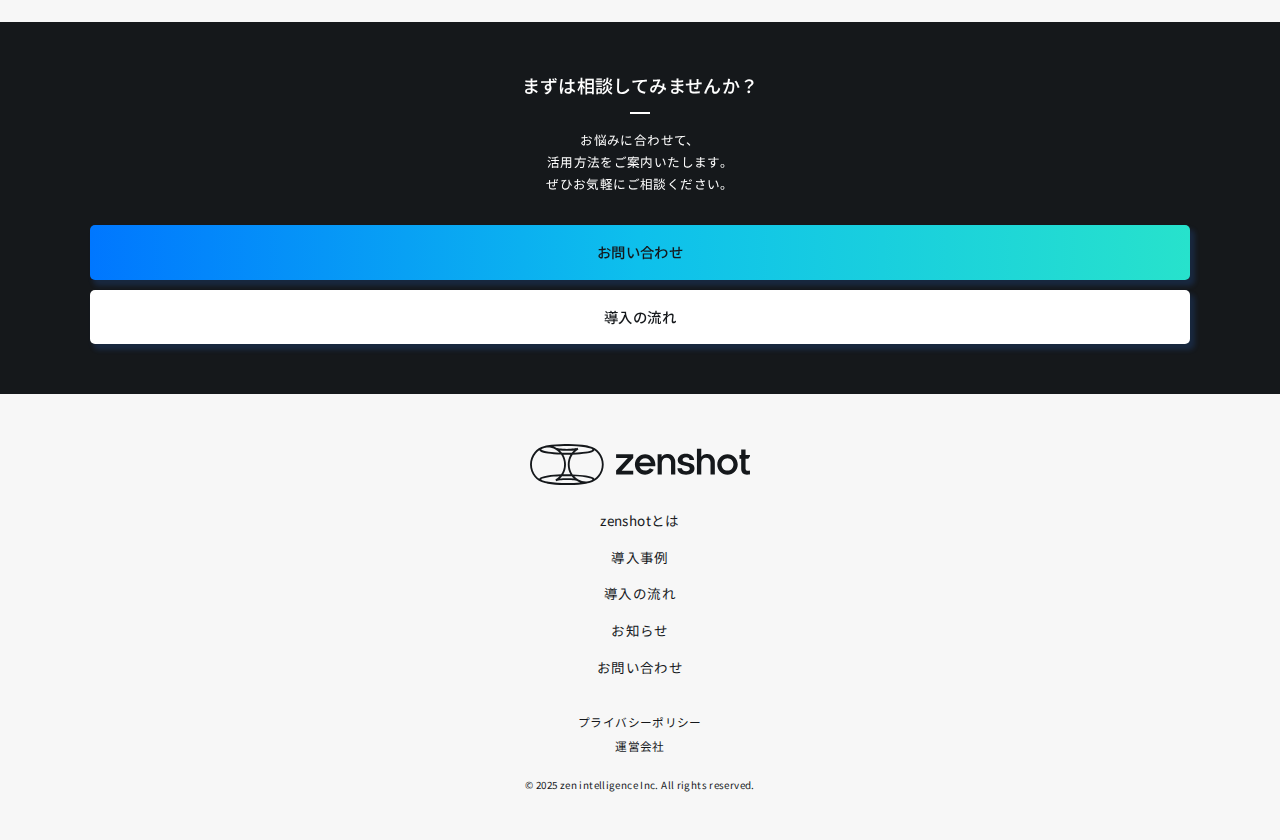
<file: newsList.html>
<!doctype html>
<html style="--wHeight: 100vh; --wHeightPx: 100vh; --scroll: 0; --wHeightFixedPx: 100vh;">

<head>
	<meta charset="UTF-8">
	<meta name="viewport" content="width=device-width, initial-scale=1">
	<link rel="canonical" href="https://demo.noske.design/yo-sauna">
	<title>Zen Intelligence株式会社 - 現場とクラウドの結節点を担う</title>
	<meta name="description" content="Phisical Intelligence - 現場を理解した、現場で働く人のためのAIで、これまでテクノロジーによる業務効率化が遅れていた、ブルーカラー領域の仕事をインテリジェンスで塗り替える。">
	<link href="assets/img/icon/favicon.ico" rel="apple-touch-icon" sizes="200x200">
	<link rel="shortcut icon" type="image/x-icon" href="assets/img/icon/favicon.ico">
	<meta property="og:type" content="article">
	<meta property="og:image" content="assets/img/ogp/ogp.jpg">
	<meta property="og:url" content="https://demo.noske.design/yo-sauna">
	<meta property="og:locale" content="ja_JP">
	<meta property="og:type" content="article">
	<meta property="og:title" content="Zen Intelligence株式会社 - 現場とクラウドの結節点を担う">
	<meta property="og:description" content="Phisical Intelligence - 現場を理解した、現場で働く人のためのAIで、これまでテクノロジーによる業務効率化が遅れていた、ブルーカラー領域の仕事をインテリジェンスで塗り替える。">
	<meta property="og:url" content="https://demo.noske.design/yo-sauna">
	<meta property="og:site_name" content="Zen Intelligence株式会社 - 現場とクラウドの結節点を担う">
	<meta name="twitter:card" content="summary">
	<meta name="twitter:description" content="Phisical Intelligence - 現場を理解した、現場で働く人のためのAIで、これまでテクノロジーによる業務効率化が遅れていた、ブルーカラー領域の仕事をインテリジェンスで塗り替える。">
	<meta name="twitter:title" content="Zen Intelligence株式会社 - 現場とクラウドの結節点を担う">
	<!-- font setting -->
	<link rel="preconnect" href="https://fonts.googleapis.com">
	<link rel="preconnect" href="https://fonts.gstatic.com" crossorigin>
	<link href="https://fonts.googleapis.com/css2?family=Noto+Sans+JP:wght@400,500&display=swap" rel="stylesheet">
	<link rel="stylesheet" href="assets/css/style.css?ver240125_1623">
</head>

<body>
	<header>
		<div class="header_inner">
			<div class="header_left">
				<div class="header_logo">
					<a href="#aaaa">
						<img src="assets/img/common/h_logo.svg">
					</a>
				</div>
				<nav class="header_navigation">
					<ul>
						<li><a href="#aaaa">zenshotとは</a></li>
						<li><a href="#aaaa">導入事例</a></li>
						<li><a href="#aaaa">導入の流れ</a></li>
						<li><a href="#aaaa">お知らせ</a></li>
					</ul>
				</nav>
			</div><!-- header_left -->
			<div class="header_right">
				<div id="humButton" class="hummenu_wrap">
					<button><span></span><span></span></button>
				</div>
				<div class="contact_button">
					<a href="#aaaa">
						<span class="txt">お問い合わせ</span>
						<span class="caret">
							<svg viewBox="0 0 21.95 19.13">
								<path class="cls-1" d="M12.88.35l8.12,8.12c.6.6.6,1.58,0,2.18l-8.12,8.12M21.24,9.57H0"></path>
							</svg>
						</span>
					</a>
				</div><!-- contact_button -->
			</div><!-- header_right -->
		</div><!-- header_inner -->
	</header>

	<article id="newsList" class="page-underpage">
		<section class="section-main">
			<div class="section_inner">
				<div class="comp-underpage-title">
					<div class="comp-page-bread">
						<div class="link_wrap">
							<a href="/">ホーム</a>
							<span class="current">お知らせ一覧</span>
						</div>
					</div>
					<h1 class="ttl">お知らせ</h1>
				</div><!-- comp-underpage-title -->
				<div class="comp-news-category">
					<div class="news_item active">
						<a href="#aaaa">
							<span class="name">全て</span>
							<span class="caret">
								<svg viewBox="0 0 21.95 19.13">
									<path class="cls-1" d="M12.88.35l8.12,8.12c.6.6.6,1.58,0,2.18l-8.12,8.12M21.24,9.57H0"></path>
								</svg>
							</span>
						</a>
					</div>
					<div class="news_item">
						<a href="#aaaa">
							<span class="name">インフォメーション</span>
							<span class="caret">
								<svg viewBox="0 0 21.95 19.13">
									<path class="cls-1" d="M12.88.35l8.12,8.12c.6.6.6,1.58,0,2.18l-8.12,8.12M21.24,9.57H0"></path>
								</svg>
							</span>
						</a>
					</div>
					<div class="news_item">
						<a href="#aaaa">
							<span class="name">コーポレート</span>
							<span class="caret">
								<svg viewBox="0 0 21.95 19.13">
									<path class="cls-1" d="M12.88.35l8.12,8.12c.6.6.6,1.58,0,2.18l-8.12,8.12M21.24,9.57H0"></path>
								</svg>
							</span>
						</a>
					</div>
					<div class="news_item">
						<a href="#aaaa">
							<span class="name">メディア掲載</span>
							<span class="caret">
								<svg viewBox="0 0 21.95 19.13">
									<path class="cls-1" d="M12.88.35l8.12,8.12c.6.6.6,1.58,0,2.18l-8.12,8.12M21.24,9.57H0"></path>
								</svg>
							</span>
						</a>
					</div>
				</div><!-- comp-news-category -->
			</div><!-- section_inner -->
		</section>
		<section class="section-news">
			<div class="section_inner">
				<div class="comp-news-list">
					<div class="news_item">
						<a href="#aaaa">
							<span class="news_header">
								<span class="date">2025.07.15</span>
								<span class="category">コーポレート</span>
							</span>
							<span class="news_title">Zen Intelligence株式会社への社名変更のお知らせ。Zen Intelligence株式会社への社名変更のお知らせ。Zen Intelligence株式会社への社名変更のお知らせ。</span>
						</a>
					</div>
					<div class="news_item">
						<a href="#aaaa">
							<span class="news_header">
								<span class="date">2025.06.23</span>
								<span class="category">コーポレート</span>
							</span>
							<span class="news_title">SoftRoid、新オフィス（住友不動産八重洲通ビル）への移転のお知らせ</span>
						</a>
					</div>
					<div class="news_item">
						<a href="#aaaa">
							<span class="news_header">
								<span class="date">2025.06.23</span>
								<span class="category">コーポレート</span>
							</span>
							<span class="news_title">SoftRoid、新オフィス（住友不動産虎ノ門タワー）への移転のお知らせ</span>
						</a>
					</div>
					<div class="news_item">
						<a href="#aaaa">
							<span class="news_header">
								<span class="date">2024.10.25</span>
								<span class="category">プレスリリース</span>
							</span>
							<span class="news_title">⼀般社団法人日本能率協会の主催する「みらいのたね賞」にzenshotが選出されました</span>
						</a>
					</div>
					<div class="news_item">
						<a href="#aaaa">
							<span class="news_header">
								<span class="date">2024.09.13</span>
								<span class="category">プレスリリース</span>
							</span>
							<span class="news_title">週刊東洋経済 すごいベンチャー100 に弊社が選出されました</span>
						</a>
					</div>
					<div class="news_item">
						<a href="#aaaa">
							<span class="news_header">
								<span class="date">2024.05.16</span>
								<span class="category">メディア掲載</span>
							</span>
							<span class="news_title">日刊工業新聞に代表野﨑の記事が掲載されました</span>
						</a>
					</div>
					<div class="news_item">
						<a href="#aaaa">
							<span class="news_header">
								<span class="date">2024.03.29</span>
								<span class="category">メディア掲載</span>
							</span>
							<span class="news_title">日刊工業新聞に代表野﨑の記事が掲載されました</span>
						</a>
					</div>
					<div class="news_item">
						<a href="#aaaa">
							<span class="news_header">
								<span class="date">2024.03.19</span>
								<span class="category">プレスリリース</span>
							</span>
							<span class="news_title">新建ハウジングに弊社事業が掲載されました</span>
						</a>
					</div>
					<div class="news_item">
						<a href="#aaaa">
							<span class="news_header">
								<span class="date">2024.03.19</span>
								<span class="category">メディア掲載</span>
							</span>
							<span class="news_title">デジタル庁の技術カタログにzenshotが掲載されました</span>
						</a>
					</div>
					<div class="news_item">
						<a href="#aaaa">
							<span class="news_header">
								<span class="date">2024.03.13</span>
								<span class="category">メディア掲載</span>
							</span>
							<span class="news_title">日刊工業新聞に弊社事業が掲載されました</span>
						</a>
					</div>
				</div><!-- comp-news-list -->
				<div class="comp-pager">
					<div class="comp_inner">
						<a class="link previous disabled" style="pointer-events: none; opacity: 0.2;"><span>前へ</span></a>
						<div class="pager_select">
							<select class="pager_select_box" name="pager">
								<option selected="" value="/collections/accessory?page=1">1 / 2</option>
								<option value="/collections/accessory?page=2">2</option>
							</select>
							<div class="pager_select_label">
								<span class="label_text">1<span class="label_divider">/</span>2</span>
								<span class="label_arrow"></span>
							</div>
						</div>
						<a class="link next" href="/collections/accessory?page=2"><span>次へ</span></a>
					</div>
				</div><!-- comp-pager -->
			</div><!-- section_inner -->
		</section>
		<section class="section-conversion comp-section-conversion">
			<div class="section_inner">
				<div class="contact_title">
					<h2 class="contact_ttl">まずは相談してみませんか？</h2>
					<div class="contact_desc">
						<p>お悩みに合わせて、<span>活用方法をご案内いたします。</span><br>ぜひお気軽にご相談ください。</p>
					</div>
				</div><!-- comp-contact-title -->
				<div class="comp-conversion-button">
					<div class="button_item">
						<a class="contact" href="#aaaa"><span>お問い合わせ</span></a>
					</div>
					<div class="button_item">
						<a class="flow" href="#aaaa"><span>導入の流れ</span></a>
					</div>
				</div><!-- comp-conversion-button -->
			</div><!-- section_inner -->
		</section>
	</article>
	<div id="hummenu" class="comp-hummenu">
		<div class="contents">
			<div class="hummenu_inner">
				<nav class="hummenu_navigation">
					<ul>
						<li><a href="#aaaa">技術的信念</a></li>
						<li><a href="#aaaa">会社概要</a></li>
						<li><a href="#aaaa">お知らせ</a></li>
						<li><a href="#aaaa">お問い合わせ</a></li>
					</ul>
					<div class="saiyo_link">
						<a href="#aaaa">
							<span class="txt">採用情報</span>
							<span class="outer">
								<svg viewBox="0 0 9.8 9.8">
									<path class="cls-1" d="M9.3.5H2.5v6.8h6.8V.5Z"></path>
									<path class="cls-1" d="M7.3,2.5H.5v6.8h6.8V2.5Z"></path>
								</svg>
							</span>
						</a>
					</div><!-- saiyo_link -->
				</nav>
				<div class="hummenu_lower">
					<div class="footer_sns">
						<div class="sns_item">
							<a href="#aaaa"><img src="assets/img/common/icon_linkedin.svg"></a>
						</div>
						<div class="sns_item">
							<a href="#aaaa"><img src="assets/img/common/icon_x.svg"></a>
						</div>
						<div class="sns_item">
							<a href="#aaaa"><img src="assets/img/common/icon_note.svg"></a>
						</div>
					</div>
					<div class="privacy_link">
						<a href="#aaaa">プライバシーポリシー</a>
					</div>
				</div>
			</div><!-- hummenu_inner -->
		</div><!-- contents -->
	</div><!-- comp-hummenu -->
	<footer>
		<div class="footer_inner">
			<div class="footer_logo">
				<a href="#aaaa">
					<img src="assets/img/common/f_logo.svg">
				</a>
			</div>
			<div class="footer_content">
				<nav class="footer_navigation">
					<ul>
						<li><a href="#aaaa">zenshotとは</a></li>
						<li><a href="#aaaa">導入事例</a></li>
						<li><a href="#aaaa">導入の流れ</a></li>
						<li><a href="#aaaa">お知らせ</a></li>
						<li><a href="#aaaa">お問い合わせ</a></li>
					</ul>
				</nav>
				<div class="copyright_wrap">
					<ul>
						<li><a href="#aaaa">プライバシーポリシー</a></li>
						<li><a href="#aaaa">運営会社</a></li>
					</ul>
					<p class="copyright">© 2025 zen intelligence Inc. All rights reserved. </p>
				</div>
			</div>
		</div><!-- footer_inner -->
	</footer>
</body>
<!-- <script type="text/javascript" src="assets/js/jquery-3.3.1.min.js"></script>
<script type="text/javascript" src="assets/js/layout.js"></script> -->

</html>
</file>
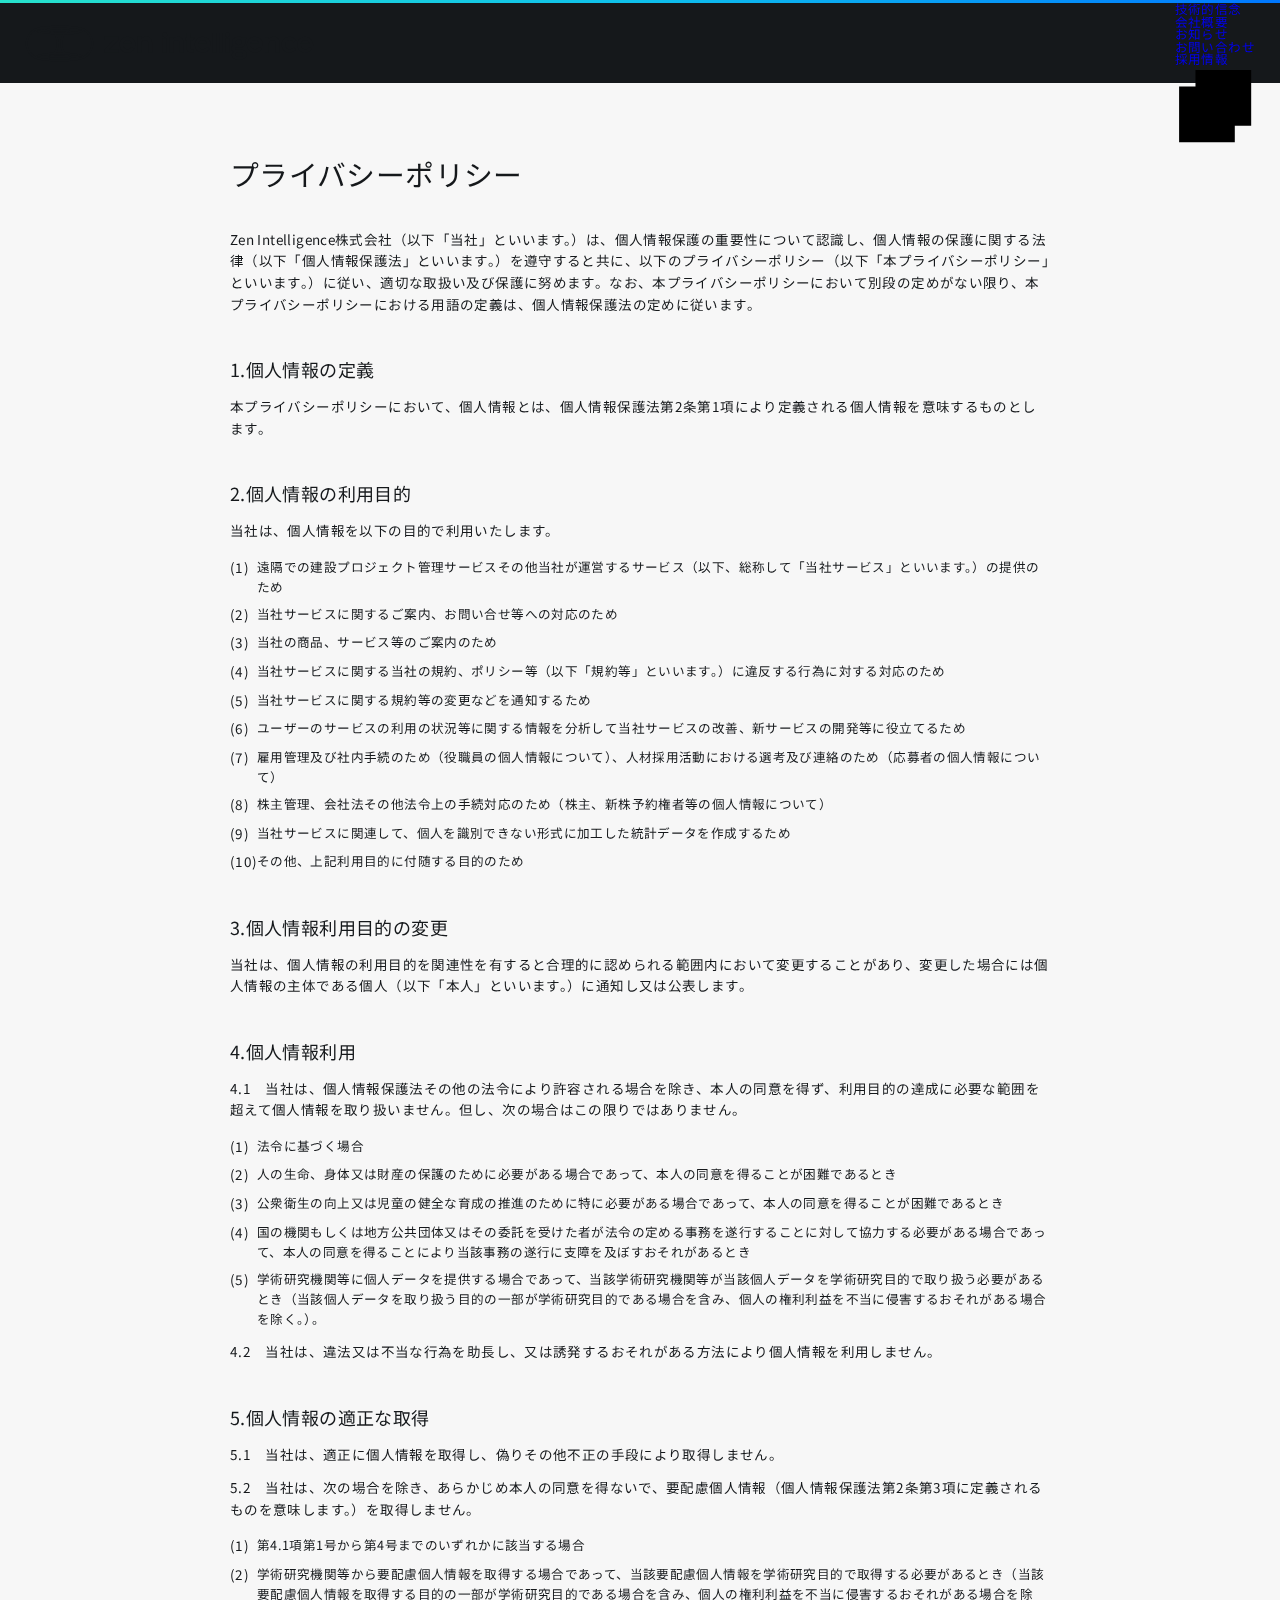
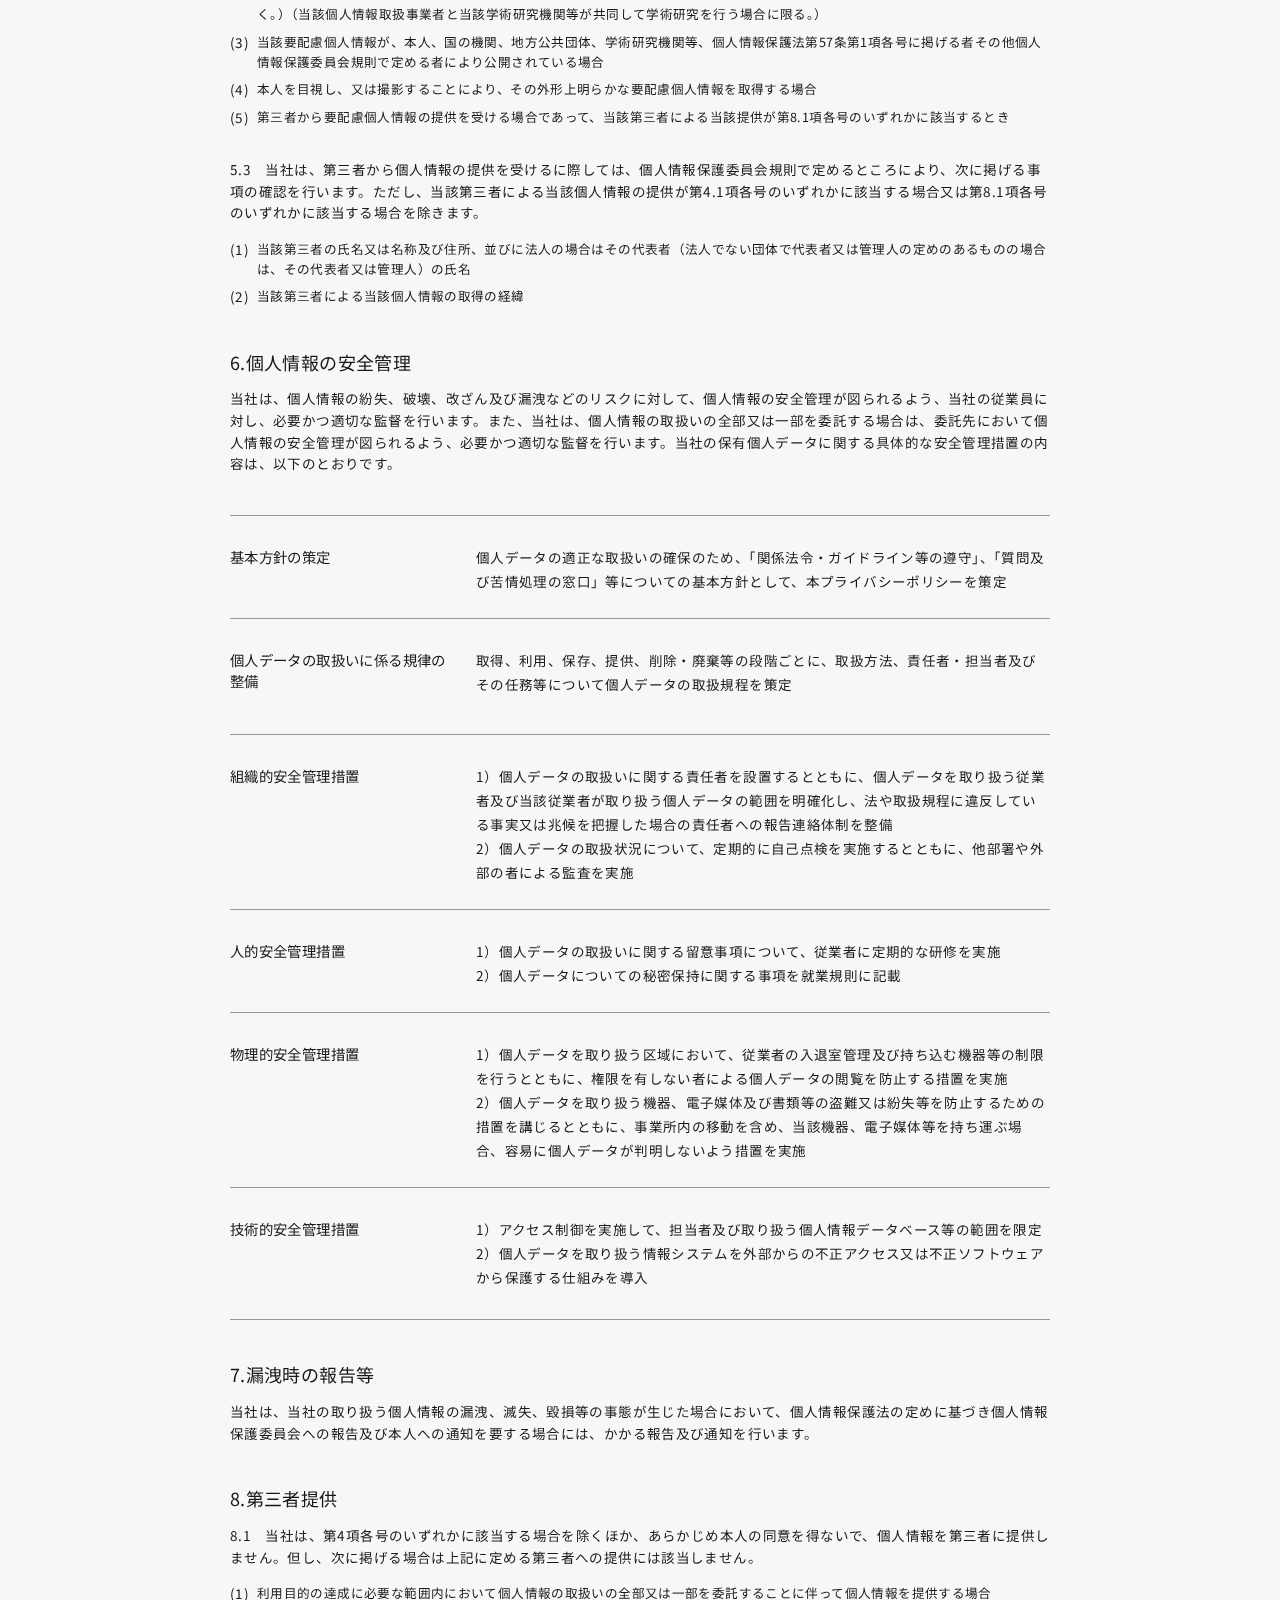
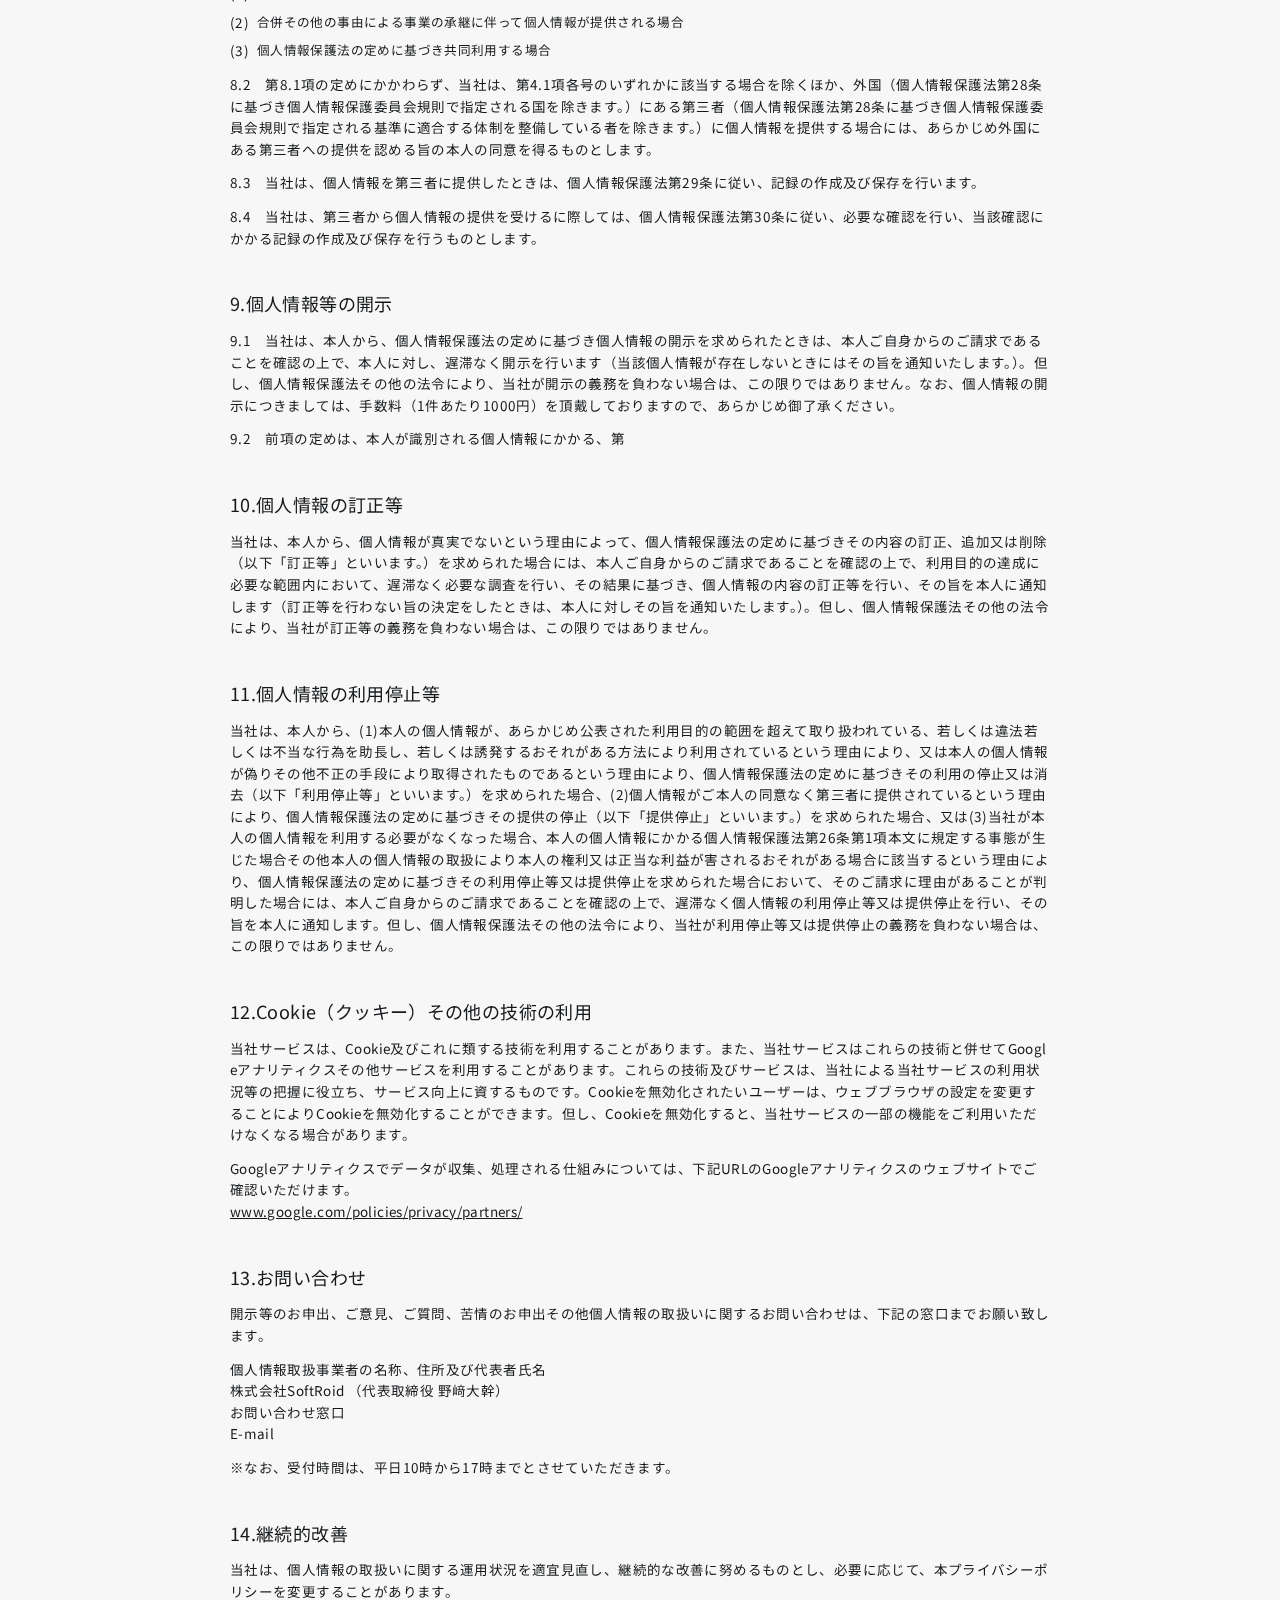
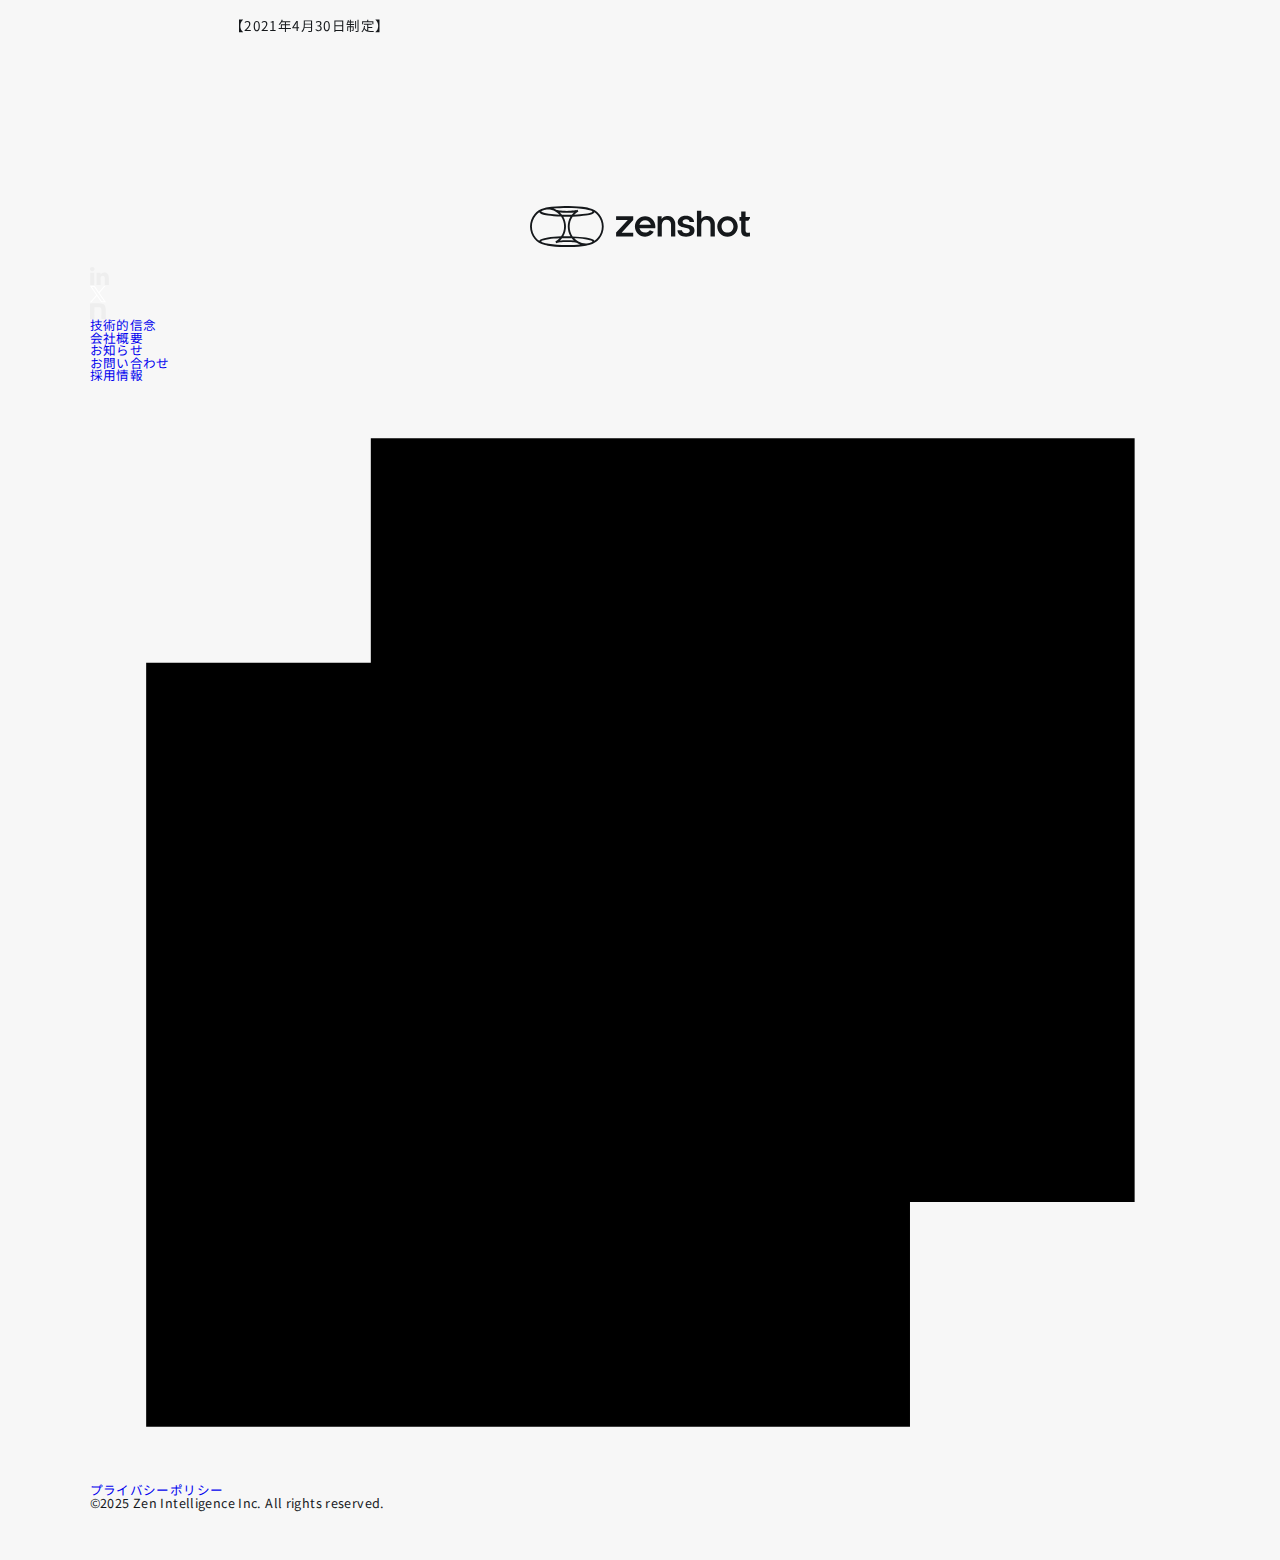
<file: privacy.html>
<!doctype html>
<html style="--wHeight: 100vh; --wHeightPx: 100vh; --scroll: 0; --wHeightFixedPx: 100vh;">

<head>
	<meta charset="UTF-8">
	<meta name="viewport" content="width=device-width, initial-scale=1">
	<link rel="canonical" href="https://demo.noske.design/yo-sauna">
	<title>Zen Intelligence株式会社 - 現場とクラウドの結節点を担う</title>
	<meta name="description" content="Phisical Intelligence - 現場を理解した、現場で働く人のためのAIで、これまでテクノロジーによる業務効率化が遅れていた、ブルーカラー領域の仕事をインテリジェンスで塗り替える。">
	<link href="assets/img/icon/favicon.ico" rel="apple-touch-icon" sizes="200x200">
	<link rel="shortcut icon" type="image/x-icon" href="assets/img/icon/favicon.ico">
	<meta property="og:type" content="article">
	<meta property="og:image" content="assets/img/ogp/ogp.jpg">
	<meta property="og:url" content="https://demo.noske.design/yo-sauna">
	<meta property="og:locale" content="ja_JP">
	<meta property="og:type" content="article">
	<meta property="og:title" content="Zen Intelligence株式会社 - 現場とクラウドの結節点を担う">
	<meta property="og:description" content="Phisical Intelligence - 現場を理解した、現場で働く人のためのAIで、これまでテクノロジーによる業務効率化が遅れていた、ブルーカラー領域の仕事をインテリジェンスで塗り替える。">
	<meta property="og:url" content="https://demo.noske.design/yo-sauna">
	<meta property="og:site_name" content="Zen Intelligence株式会社 - 現場とクラウドの結節点を担う">
	<meta name="twitter:card" content="summary">
	<meta name="twitter:description" content="Phisical Intelligence - 現場を理解した、現場で働く人のためのAIで、これまでテクノロジーによる業務効率化が遅れていた、ブルーカラー領域の仕事をインテリジェンスで塗り替える。">
	<meta name="twitter:title" content="Zen Intelligence株式会社 - 現場とクラウドの結節点を担う">
	<!-- font setting -->
	<link rel="preconnect" href="https://fonts.googleapis.com">
	<link rel="preconnect" href="https://fonts.gstatic.com" crossorigin>
	<link href="https://fonts.googleapis.com/css2?family=Noto+Sans+JP:wght@400,500&display=swap" rel="stylesheet">
	<link rel="stylesheet" href="assets/css/style.css?ver240125_1623">
</head>

<body>
	<header class="underpage">
		<div class="header_inner">
			<div class="header_left">
				<a href="#aaaa">
					<img src="assets/img/common/header_logo.svg">
				</a>
			</div><!-- header_left -->
			<div class="header_right">
				<nav class="header_navigation">
					<ul>
						<li><a href="#aaaa">技術的信念</a></li>
						<li><a href="#aaaa">会社概要</a></li>
						<li><a href="#aaaa">お知らせ</a></li>
						<li><a href="#aaaa">お問い合わせ</a></li>
					</ul>
					<div class="saiyo_link">
						<a href="#aaaa">
							<span class="txt">採用情報</span>
							<span class="outer">
								<svg viewBox="0 0 9.8 9.8">
									<path class="cls-1" d="M9.3.5H2.5v6.8h6.8V.5Z" />
									<path class="cls-1" d="M7.3,2.5H.5v6.8h6.8V2.5Z" />
								</svg>
							</span>
						</a>
					</div><!-- saiyo_link -->
				</nav>
				<div id="humButton" class="hummenu_wrap">
					<button><span></span><span></span></button>
				</div>
			</div><!-- header_right -->
		</div><!-- header_inner -->
	</header>
	<article id="privacy" class="page-underpage">
		<section class="section-main">
			<div class="section_inner">
				<div class="section_inner_inner">
					<div class="comp-underpage-title">
						<h1 class="ttl">プライバシーポリシー</h1>
					</div><!-- comp-underpage-title -->
				</div><!-- section_inner_inner -->
			</div><!-- section_inner -->
		</section>
		<section class="section-privacy-terms">
			<div class="section_inner">
				<div class="section_inner_inner">
					<div class="comp-terms-content">
							<div class="terms_wrap">
								<div class="terms_item">
									<div class="desciption">
										<p>Zen Intelligence株式会社（以下「当社」といいます。）は、個人情報保護の重要性について認識し、個人情報の保護に関する法律（以下「個人情報保護法」といいます。）を遵守すると共に、以下のプライバシーポリシー（以下「本プライバシーポリシー」といいます。）に従い、適切な取扱い及び保護に努めます。なお、本プライバシーポリシーにおいて別段の定めがない限り、本プライバシーポリシーにおける用語の定義は、個人情報保護法の定めに従います。</p>
									</div>
								</div>
								<div class="terms_item">
									<div class="item_ttl">1.個人情報の定義</div>
									<div class="desciption">
										<p>本プライバシーポリシーにおいて、個人情報とは、個人情報保護法第2条第1項により定義される個人情報を意味するものとします。</p>
									</div>
								</div>
								<div class="terms_item">
									<div class="item_ttl">2.個人情報の利用目的</div>
									<div class="desciption">
										<p>当社は、個人情報を以下の目的で利用いたします。</p>
										<ul class="number_list">
											<li>
												<span class="number">(1)</span>
												<div class="desc_inner">
													<p>遠隔での建設プロジェクト管理サービスその他当社が運営するサービス（以下、総称して「当社サービス」といいます。）の提供のため</p>
												</div>
											</li>
											<li>
												<span class="number">(2)</span>
												<div class="desc_inner">
													<p>当社サービスに関するご案内、お問い合せ等への対応のため</p>
												</div>
											</li>
											<li>
												<span class="number">(3)</span>
												<div class="desc_inner">
													<p>当社の商品、サービス等のご案内のため</p>
												</div>
											</li>
											<li>
												<span class="number">(4)</span>
												<div class="desc_inner">
													<p>当社サービスに関する当社の規約、ポリシー等（以下「規約等」といいます。）に違反する行為に対する対応のため</p>
												</div>
											</li>
											<li>
												<span class="number">(5)</span>
												<div class="desc_inner">
													<p>当社サービスに関する規約等の変更などを通知するため</p>
												</div>
											</li>
											<li>
												<span class="number">(6)</span>
												<div class="desc_inner">
													<p>ユーザーのサービスの利用の状況等に関する情報を分析して当社サービスの改善、新サービスの開発等に役立てるため</p>
												</div>
											</li>
											<li>
												<span class="number">(7)</span>
												<div class="desc_inner">
													<p>雇用管理及び社内手続のため（役職員の個人情報について）、人材採用活動における選考及び連絡のため（応募者の個人情報について）</p>
												</div>
											</li>
											<li>
												<span class="number">(8)</span>
												<div class="desc_inner">
													<p>株主管理、会社法その他法令上の手続対応のため（株主、新株予約権者等の個人情報について）</p>
												</div>
											</li>
											<li>
												<span class="number">(9)</span>
												<div class="desc_inner">
													<p>当社サービスに関連して、個人を識別できない形式に加工した統計データを作成するため</p>
												</div>
											</li>
											<li>
												<span class="number">(10)</span>
												<div class="desc_inner">
													<p>その他、上記利用目的に付随する目的のため</p>
												</div>
											</li>
										</ul>
									</div>
								</div>
								<div class="terms_item">
									<div class="item_ttl">3.個人情報利用目的の変更</div>
									<div class="desciption">
										<p>当社は、個人情報の利用目的を関連性を有すると合理的に認められる範囲内において変更することがあり、変更した場合には個人情報の主体である個人（以下「本人」といいます。）に通知し又は公表します。</p>
									</div>
								</div>

								<div class="terms_item">
									<div class="item_ttl">4.個人情報利用</div>
									<div class="desciption">
										<p>4.1　当社は、個人情報保護法その他の法令により許容される場合を除き、本人の同意を得ず、利用目的の達成に必要な範囲を超えて個人情報を取り扱いません。但し、次の場合はこの限りではありません。</p>
										<ul class="number_list">
											<li>
												<span class="number">(1)</span>
												<div class="desc_inner">
													<p>法令に基づく場合</p>
												</div>
											</li>
											<li>
												<span class="number">(2)</span>
												<div class="desc_inner">
													<p>人の生命、身体又は財産の保護のために必要がある場合であって、本人の同意を得ることが困難であるとき</p>
												</div>
											</li>
											<li>
												<span class="number">(3)</span>
												<div class="desc_inner">
													<p>公衆衛生の向上又は児童の健全な育成の推進のために特に必要がある場合であって、本人の同意を得ることが困難であるとき</p>
												</div>
											</li>
											<li>
												<span class="number">(4)</span>
												<div class="desc_inner">
													<p>国の機関もしくは地方公共団体又はその委託を受けた者が法令の定める事務を遂行することに対して協力する必要がある場合であって、本人の同意を得ることにより当該事務の遂行に支障を及ぼすおそれがあるとき</p>
												</div>
											</li>
											<li>
												<span class="number">(5)</span>
												<div class="desc_inner">
													<p>学術研究機関等に個人データを提供する場合であって、当該学術研究機関等が当該個人データを学術研究目的で取り扱う必要があるとき（当該個人データを取り扱う目的の一部が学術研究目的である場合を含み、個人の権利利益を不当に侵害するおそれがある場合を除く。）。</p>
												</div>
											</li>
										</ul>
										<p>4.2　当社は、違法又は不当な行為を助長し、又は誘発するおそれがある方法により個人情報を利用しません。</p>
									</div>
								</div>
								<div class="terms_item">
									<div class="item_ttl">5.個人情報の適正な取得</div>
									<div class="desciption">
										<p>5.1　当社は、適正に個人情報を取得し、偽りその他不正の手段により取得しません。</p>
										<p>5.2　当社は、次の場合を除き、あらかじめ本人の同意を得ないで、要配慮個人情報（個人情報保護法第2条第3項に定義されるものを意味します。）を取得しません。</p>
										<ul class="number_list">
											<li>
												<span class="number">(1)</span>
												<div class="desc_inner">
													<p>第4.1項第1号から第4号までのいずれかに該当する場合</p>
												</div>
											</li>
											<li>
												<span class="number">(2)</span>
												<div class="desc_inner">
													<p>学術研究機関等から要配慮個人情報を取得する場合であって、当該要配慮個人情報を学術研究目的で取得する必要があるとき（当該要配慮個人情報を取得する目的の一部が学術研究目的である場合を含み、個人の権利利益を不当に侵害するおそれがある場合を除く。）（当該個人情報取扱事業者と当該学術研究機関等が共同して学術研究を行う場合に限る。）</p>
												</div>
											</li>
											<li>
												<span class="number">(3)</span>
												<div class="desc_inner">
													<p>当該要配慮個人情報が、本人、国の機関、地方公共団体、学術研究機関等、個人情報保護法第57条第1項各号に掲げる者その他個人情報保護委員会規則で定める者により公開されている場合</p>
												</div>
											</li>
											<li>
												<span class="number">(4)</span>
												<div class="desc_inner">
													<p>本人を目視し、又は撮影することにより、その外形上明らかな要配慮個人情報を取得する場合</p>
												</div>
											</li>
											<li>
												<span class="number">(5)</span>
												<div class="desc_inner">
													<p>第三者から要配慮個人情報の提供を受ける場合であって、当該第三者による当該提供が第8.1項各号のいずれかに該当するとき</p>
												</div>
											</li>
										</ul>
										<p>5.3　当社は、第三者から個人情報の提供を受けるに際しては、個人情報保護委員会規則で定めるところにより、次に掲げる事項の確認を行います。ただし、当該第三者による当該個人情報の提供が第4.1項各号のいずれかに該当する場合又は第8.1項各号のいずれかに該当する場合を除きます。</p>
										<ul class="number_list">
											<li>
												<span class="number">(1)</span>
												<div class="desc_inner">
													<p>当該第三者の氏名又は名称及び住所、並びに法人の場合はその代表者（法人でない団体で代表者又は管理人の定めのあるものの場合は、その代表者又は管理人）の氏名</p>
												</div>
											</li>
											<li>
												<span class="number">(2)</span>
												<div class="desc_inner">
													<p>当該第三者による当該個人情報の取得の経緯</p>
												</div>
											</li>
										</ul>
									</div>
								</div>
								<div class="terms_item">
									<div class="item_ttl">6.個人情報の安全管理</div>
									<div class="desciption">
										<p>当社は、個人情報の紛失、破壊、改ざん及び漏洩などのリスクに対して、個人情報の安全管理が図られるよう、当社の従業員に対し、必要かつ適切な監督を行います。また、当社は、個人情報の取扱いの全部又は一部を委託する場合は、委託先において個人情報の安全管理が図られるよう、必要かつ適切な監督を行います。当社の保有個人データに関する具体的な安全管理措置の内容は、以下のとおりです。</p>
									</div>
									<div class="comp-corporate-profile">
										<div class="profile_item">
											<div class="profile_ttl">基本方針の策定</div>
											<div class="profile_contents">
												<p>個人データの適正な取扱いの確保のため、「関係法令・ガイドライン等の遵守」、「質問及び苦情処理の窓口」等についての基本方針として、本プライバシーポリシーを策定</p>
											</div>
										</div>
										<div class="profile_item">
											<div class="profile_ttl">個人データの取扱いに係る規律の整備</div>
											<div class="profile_contents">
												<p>取得、利用、保存、提供、削除・廃棄等の段階ごとに、取扱方法、責任者・担当者及びその任務等について個人データの取扱規程を策定</p>
											</div>
										</div>
										<div class="profile_item">
											<div class="profile_ttl">組織的安全管理措置</div>
											<div class="profile_contents">
												<p>1）個人データの取扱いに関する責任者を設置するとともに、個人データを取り扱う従業者及び当該従業者が取り扱う個人データの範囲を明確化し、法や取扱規程に違反している事実又は兆候を把握した場合の責任者への報告連絡体制を整備</p>
												<p>2）個人データの取扱状況について、定期的に自己点検を実施するとともに、他部署や外部の者による監査を実施</p>
											</div>
										</div>
										<div class="profile_item">
											<div class="profile_ttl">人的安全管理措置</div>
											<div class="profile_contents">
												<p>1）個人データの取扱いに関する留意事項について、従業者に定期的な研修を実施</p>
												<p>2）個人データについての秘密保持に関する事項を就業規則に記載</p>
											</div>
										</div>
										<div class="profile_item">
											<div class="profile_ttl">物理的安全管理措置</div>
											<div class="profile_contents">
												<p>1）個人データを取り扱う区域において、従業者の入退室管理及び持ち込む機器等の制限を行うとともに、権限を有しない者による個人データの閲覧を防止する措置を実施</p>
												<p>2）個人データを取り扱う機器、電子媒体及び書類等の盗難又は紛失等を防止するための措置を講じるとともに、事業所内の移動を含め、当該機器、電子媒体等を持ち運ぶ場合、容易に個人データが判明しないよう措置を実施</p>
											</div>
										</div>
										<div class="profile_item">
											<div class="profile_ttl">技術的安全管理措置</div>
											<div class="profile_contents">
												<p>1）アクセス制御を実施して、担当者及び取り扱う個人情報データベース等の範囲を限定</p>
												<p>2）個人データを取り扱う情報システムを外部からの不正アクセス又は不正ソフトウェアから保護する仕組みを導入</p>
											</div>
										</div>
									</div>
								</div>
								<div class="terms_item">
									<div class="item_ttl">7.漏洩時の報告等</div>
									<div class="desciption">
										<p>当社は、当社の取り扱う個人情報の漏洩、滅失、毀損等の事態が生じた場合において、個人情報保護法の定めに基づき個人情報保護委員会への報告及び本人への通知を要する場合には、かかる報告及び通知を行います。</p>
									</div>
								</div>
								<div class="terms_item">
									<div class="item_ttl">8.第三者提供</div>
									<div class="desciption">
										<p>8.1　当社は、第4項各号のいずれかに該当する場合を除くほか、あらかじめ本人の同意を得ないで、個人情報を第三者に提供しません。但し、次に掲げる場合は上記に定める第三者への提供には該当しません。</p>
										<ul class="number_list">
											<li>
												<span class="number">(1)</span>
												<div class="desc_inner">
													<p>利用目的の達成に必要な範囲内において個人情報の取扱いの全部又は一部を委託することに伴って個人情報を提供する場合</p>
												</div>
											</li>
											<li>
												<span class="number">(2)</span>
												<div class="desc_inner">
													<p>合併その他の事由による事業の承継に伴って個人情報が提供される場合</p>
												</div>
											</li>
											<li>
												<span class="number">(3)</span>
												<div class="desc_inner">
													<p>個人情報保護法の定めに基づき共同利用する場合</p>
												</div>
											</li>
										</ul>
										<p>8.2　第8.1項の定めにかかわらず、当社は、第4.1項各号のいずれかに該当する場合を除くほか、外国（個人情報保護法第28条に基づき個人情報保護委員会規則で指定される国を除きます。）にある第三者（個人情報保護法第28条に基づき個人情報保護委員会規則で指定される基準に適合する体制を整備している者を除きます。）に個人情報を提供する場合には、あらかじめ外国にある第三者への提供を認める旨の本人の同意を得るものとします。</p>
										<p>8.3　当社は、個人情報を第三者に提供したときは、個人情報保護法第29条に従い、記録の作成及び保存を行います。</p>
										<p>8.4　当社は、第三者から個人情報の提供を受けるに際しては、個人情報保護法第30条に従い、必要な確認を行い、当該確認にかかる記録の作成及び保存を行うものとします。</p>
									</div>
								</div>
								<div class="terms_item">
									<div class="item_ttl">9.個人情報等の開示</div>
									<div class="desciption">
										<p>9.1　当社は、本人から、個人情報保護法の定めに基づき個人情報の開示を求められたときは、本人ご自身からのご請求であることを確認の上で、本人に対し、遅滞なく開示を行います（当該個人情報が存在しないときにはその旨を通知いたします。）。但し、個人情報保護法その他の法令により、当社が開示の義務を負わない場合は、この限りではありません。なお、個人情報の開示につきましては、手数料（1件あたり1000円）を頂戴しておりますので、あらかじめ御了承ください。</p>
										<p>9.2　前項の定めは、本人が識別される個人情報にかかる、第</p>
									</div>
								</div>
								<div class="terms_item">
									<div class="item_ttl">10.個人情報の訂正等</div>
									<div class="desciption">
										<p>当社は、本人から、個人情報が真実でないという理由によって、個人情報保護法の定めに基づきその内容の訂正、追加又は削除（以下「訂正等」といいます。）を求められた場合には、本人ご自身からのご請求であることを確認の上で、利用目的の達成に必要な範囲内において、遅滞なく必要な調査を行い、その結果に基づき、個人情報の内容の訂正等を行い、その旨を本人に通知します（訂正等を行わない旨の決定をしたときは、本人に対しその旨を通知いたします。）。但し、個人情報保護法その他の法令により、当社が訂正等の義務を負わない場合は、この限りではありません。</p>
									</div>
								</div>
								<div class="terms_item">
									<div class="item_ttl">11.個人情報の利用停止等</div>
									<div class="desciption">
										<p>当社は、本人から、(1)本人の個人情報が、あらかじめ公表された利用目的の範囲を超えて取り扱われている、若しくは違法若しくは不当な行為を助長し、若しくは誘発するおそれがある方法により利用されているという理由により、又は本人の個人情報が偽りその他不正の手段により取得されたものであるという理由により、個人情報保護法の定めに基づきその利用の停止又は消去（以下「利用停止等」といいます。）を求められた場合、(2)個人情報がご本人の同意なく第三者に提供されているという理由により、個人情報保護法の定めに基づきその提供の停止（以下「提供停止」といいます。）を求められた場合、又は(3)当社が本人の個人情報を利用する必要がなくなった場合、本人の個人情報にかかる個人情報保護法第26条第1項本文に規定する事態が生じた場合その他本人の個人情報の取扱により本人の権利又は正当な利益が害されるおそれがある場合に該当するという理由により、個人情報保護法の定めに基づきその利用停止等又は提供停止を求められた場合において、そのご請求に理由があることが判明した場合には、本人ご自身からのご請求であることを確認の上で、遅滞なく個人情報の利用停止等又は提供停止を行い、その旨を本人に通知します。但し、個人情報保護法その他の法令により、当社が利用停止等又は提供停止の義務を負わない場合は、この限りではありません。</p>
									</div>
								</div>
								<div class="terms_item">
									<div class="item_ttl">12.Cookie（クッキー）その他の技術の利用</div>
									<div class="desciption">
										<p>当社サービスは、Cookie及びこれに類する技術を利用することがあります。また、当社サービスはこれらの技術と併せてGoogleアナリティクスその他サービスを利用することがあります。これらの技術及びサービスは、当社による当社サービスの利用状況等の把握に役立ち、サービス向上に資するものです。Cookieを無効化されたいユーザーは、ウェブブラウザの設定を変更することによりCookieを無効化することができます。但し、Cookieを無効化すると、当社サービスの一部の機能をご利用いただけなくなる場合があります。</p>
										<p>Googleアナリティクスでデータが収集、処理される仕組みについては、下記URLのGoogleアナリティクスのウェブサイトでご確認いただけます。<br><a target="_blank" href="www.google.com/policies/privacy/partners/">www.google.com/policies/privacy/partners/</a></p>
									</div>
								</div>
								<div class="terms_item">
									<div class="item_ttl">13.お問い合わせ</div>
									<div class="desciption">
										<p>開示等のお申出、ご意見、ご質問、苦情のお申出その他個人情報の取扱いに関するお問い合わせは、下記の窓口までお願い致します。</p>
										<p>個人情報取扱事業者の名称、住所及び代表者氏名<br>株式会社SoftRoid （代表取締役 野﨑大幹）<br>お問い合わせ窓口<br>E-mail</p>
										<p>※なお、受付時間は、平日10時から17時までとさせていただきます。</p>
									</div>
								</div>
								<div class="terms_item">
									<div class="item_ttl">14.継続的改善</div>
									<div class="desciption">
										<p>当社は、個人情報の取扱いに関する運用状況を適宜見直し、継続的な改善に努めるものとし、必要に応じて、本プライバシーポリシーを変更することがあります。</p>
										<p>【2021年4月30日制定】</p>
									</div>
								</div>
							</div><!-- terms_wrap -->
						</div>
				</div><!-- section_inner_inner -->
			</div><!-- section_inner -->
		</section>
	</article>
	<div id="hummenu" class="comp-hummenu">
		<div class="contents">
			<div class="hummenu_inner">
				<nav class="hummenu_navigation">
					<ul>
						<li><a href="#aaaa">技術的信念</a></li>
						<li><a href="#aaaa">会社概要</a></li>
						<li><a href="#aaaa">お知らせ</a></li>
						<li><a href="#aaaa">お問い合わせ</a></li>
					</ul>
					<div class="saiyo_link">
						<a href="#aaaa">
							<span class="txt">採用情報</span>
							<span class="outer">
								<svg viewBox="0 0 9.8 9.8">
									<path class="cls-1" d="M9.3.5H2.5v6.8h6.8V.5Z"></path>
									<path class="cls-1" d="M7.3,2.5H.5v6.8h6.8V2.5Z"></path>
								</svg>
							</span>
						</a>
					</div><!-- saiyo_link -->
				</nav>
				<div class="hummenu_lower">
					<div class="footer_sns">
						<div class="sns_item">
							<a href="#aaaa"><img src="assets/img/common/icon_linkedin.svg"></a>
						</div>
						<div class="sns_item">
							<a href="#aaaa"><img src="assets/img/common/icon_x.svg"></a>
						</div>
						<div class="sns_item">
							<a href="#aaaa"><img src="assets/img/common/icon_note.svg"></a>
						</div>
					</div>
					<div class="privacy_link">
						<a href="#aaaa">プライバシーポリシー</a>
					</div>
				</div>
			</div><!-- hummenu_inner -->
		</div><!-- contents -->
	</div><!-- comp-hummenu -->
	<footer>
		<div class="footer_inner">
			<div class="footer_upper">
				<div class="footer_logo">
					<a href="#aaaa"><img src="assets/img/common/f_logo.svg"></a>
				</div><!-- footer_logo -->
				<div class="footer_sns">
					<div class="sns_item">
						<a href="#aaaa"><img src="assets/img/common/icon_linkedin.svg"></a>
					</div>
					<div class="sns_item">
						<a href="#aaaa"><img src="assets/img/common/icon_x.svg"></a>
					</div>
					<div class="sns_item">
						<a href="#aaaa"><img src="assets/img/common/icon_note.svg"></a>
					</div>
				</div><!-- footer_sns -->
			</div><!-- footer_upper -->
			<div class="footer_lower">
				<nav class="footer_navigation">
					<ul>
						<li><a href="#aaaa">技術的信念</a></li>
						<li><a href="#aaaa">会社概要</a></li>
						<li class="dummy"></li>
						<li><a href="#aaaa">お知らせ</a></li>
						<li><a href="#aaaa">お問い合わせ</a></li>
					</ul>
					<div class="saiyo_link">
						<a href="#aaaa">
							<span class="txt">採用情報</span>
							<span class="outer">
								<svg viewBox="0 0 9.8 9.8">
									<path class="cls-1" d="M9.3.5H2.5v6.8h6.8V.5Z" />
									<path class="cls-1" d="M7.3,2.5H.5v6.8h6.8V2.5Z" />
								</svg>
							</span>
						</a>
					</div><!-- saiyo_link -->
				</nav>
				<div class="copyright_wrap">
					<div class="privacy_link">
						<a href="#aaaa">プライバシーポリシー </a>
					</div>
					<p class="copyright">©2025 Zen Intelligence Inc.  All rights reserved.</p>
				</div>
			</div>
		</div><!-- footer_inner -->
	</footer>
</body>
<!--<script type="text/javascript" src="assets/js/jquery-3.3.1.min.js"></script>
<script type="text/javascript" src="assets/js/layout.js"></script>
<script type="text/javascript" src="assets/js/slick.js"></script> -->

</html>
</file>
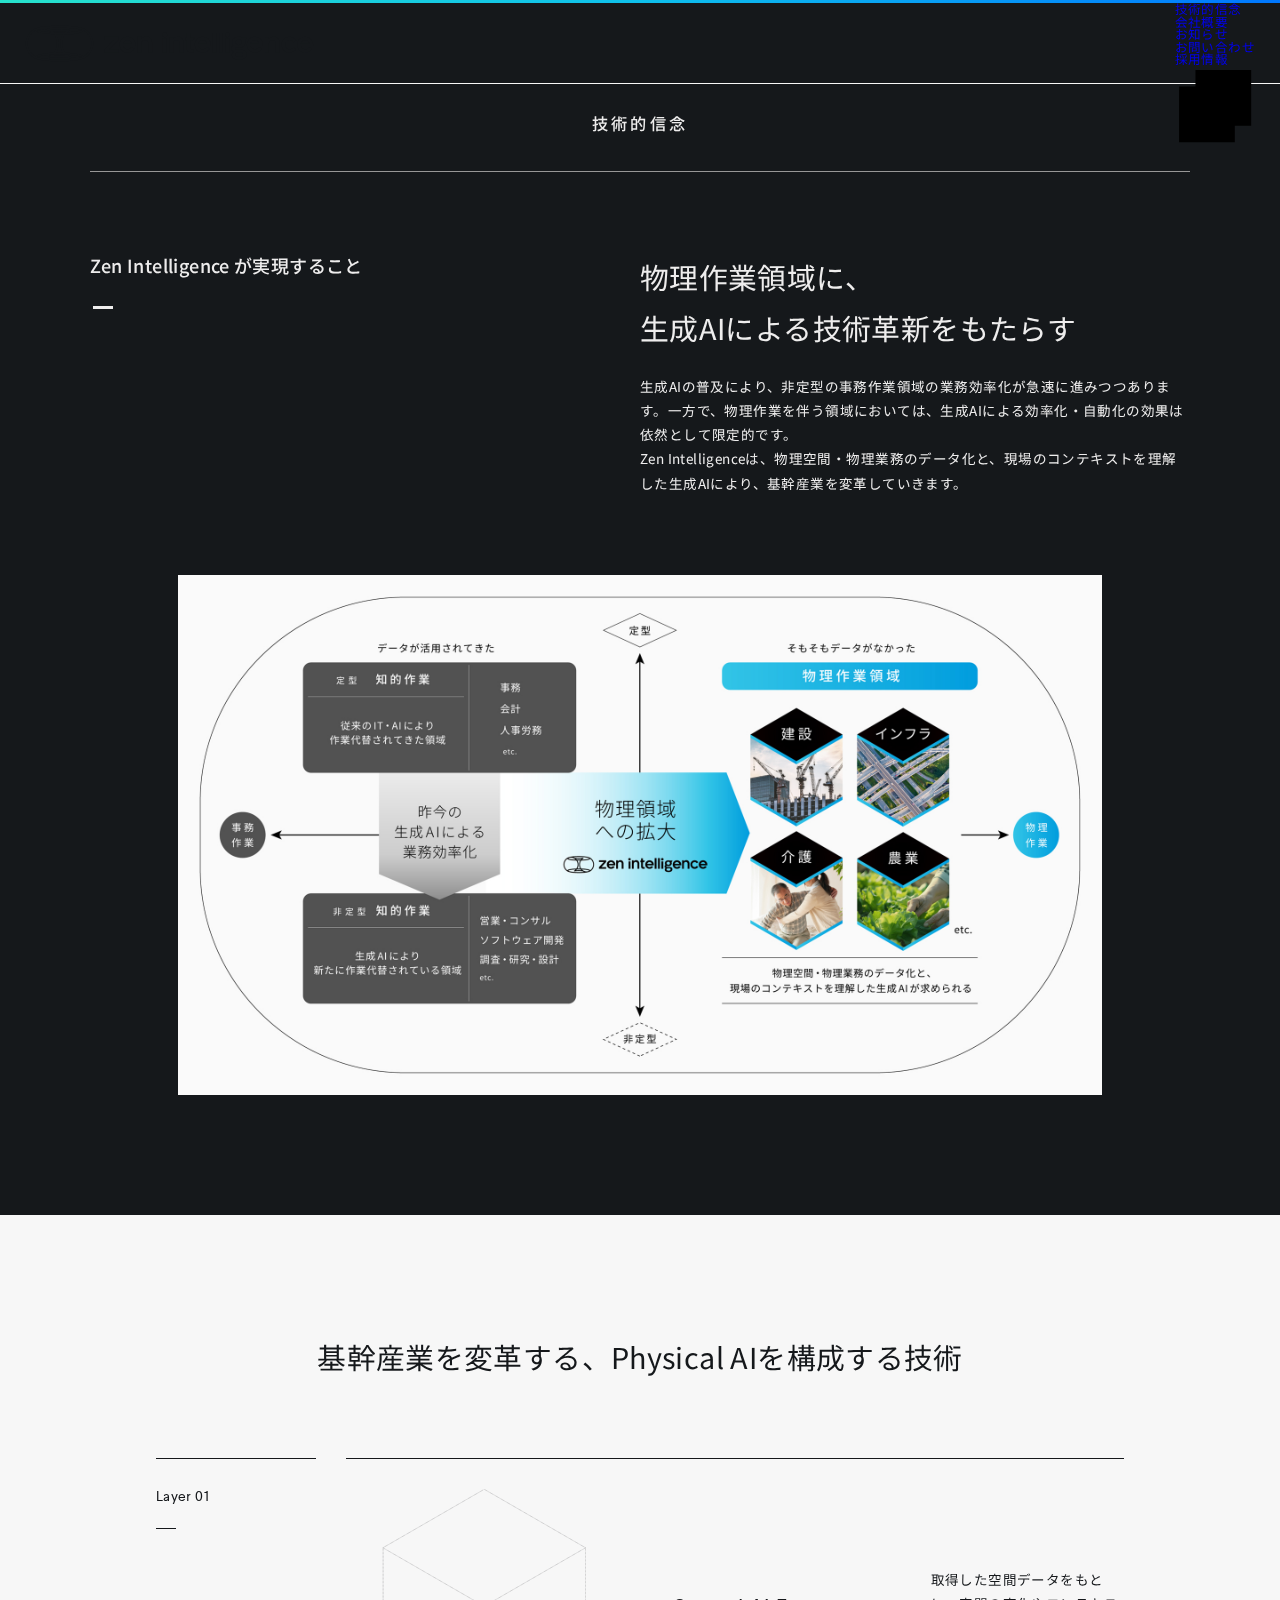
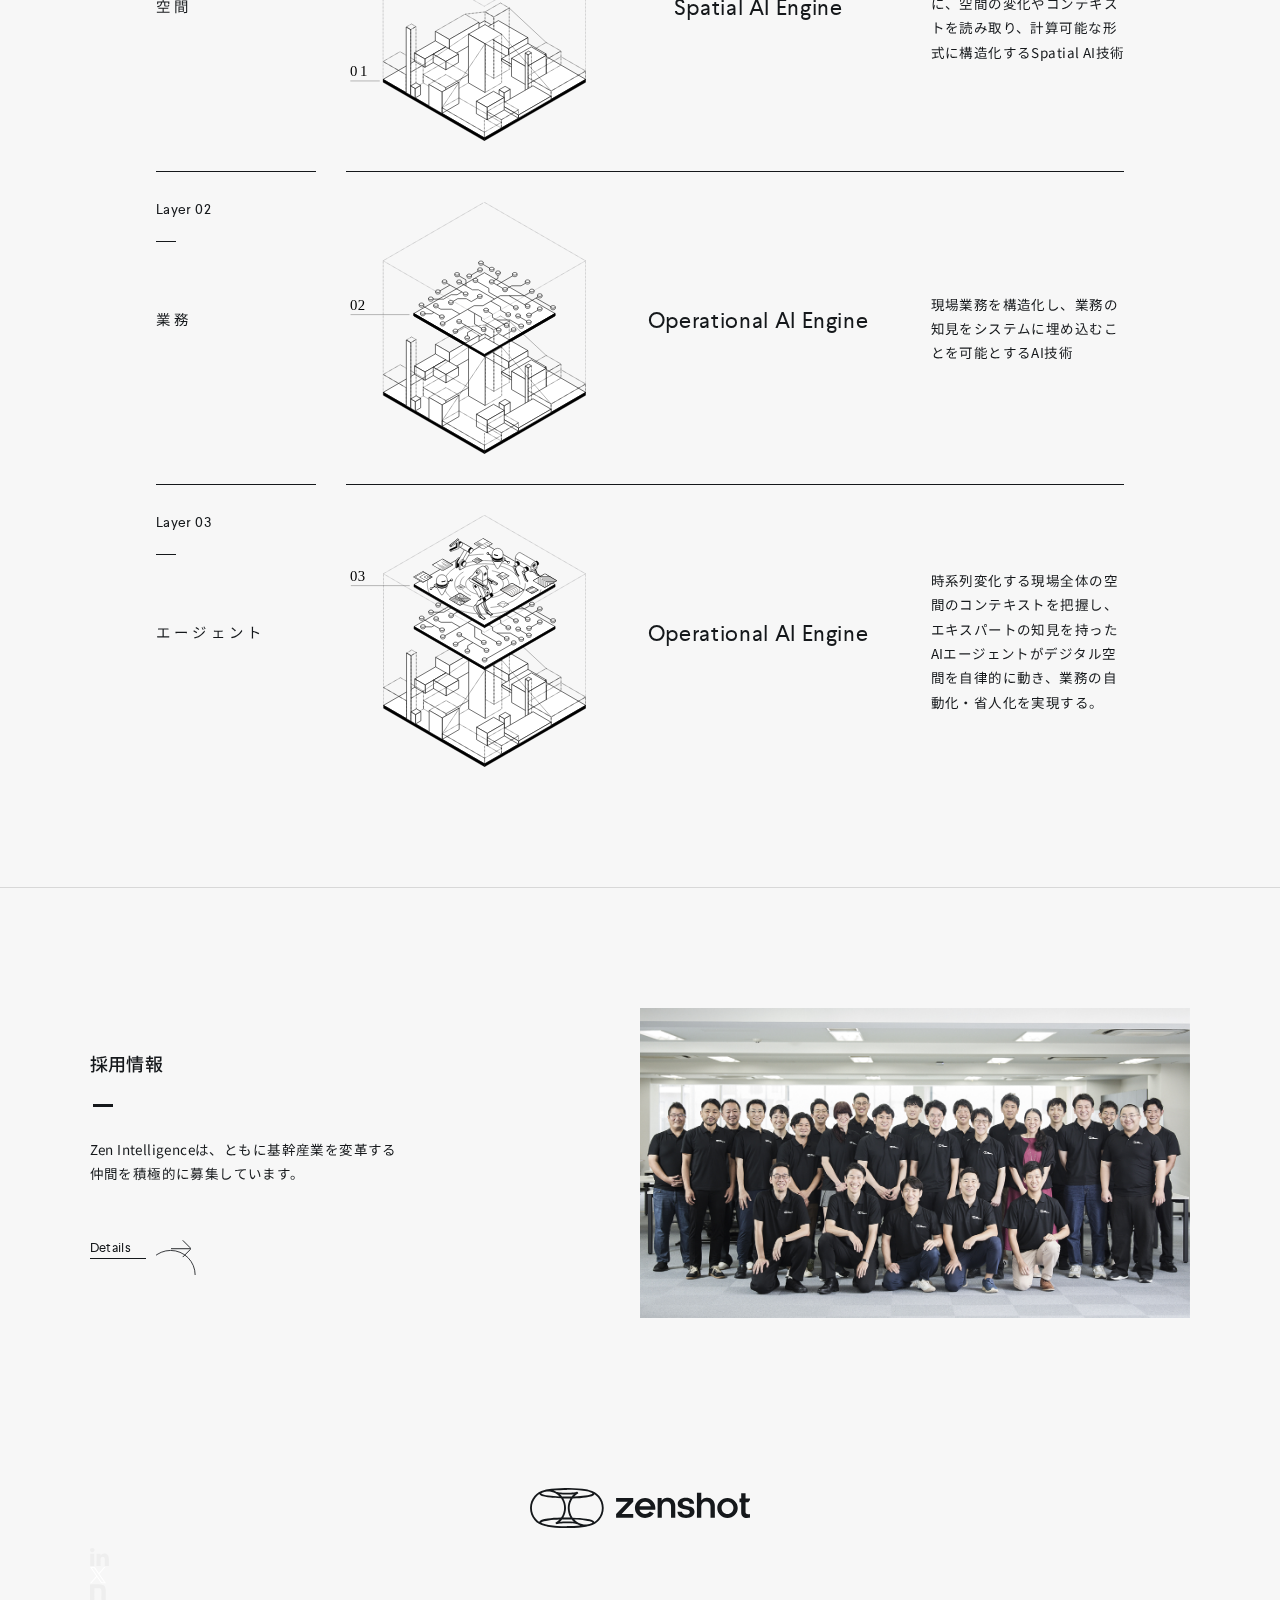
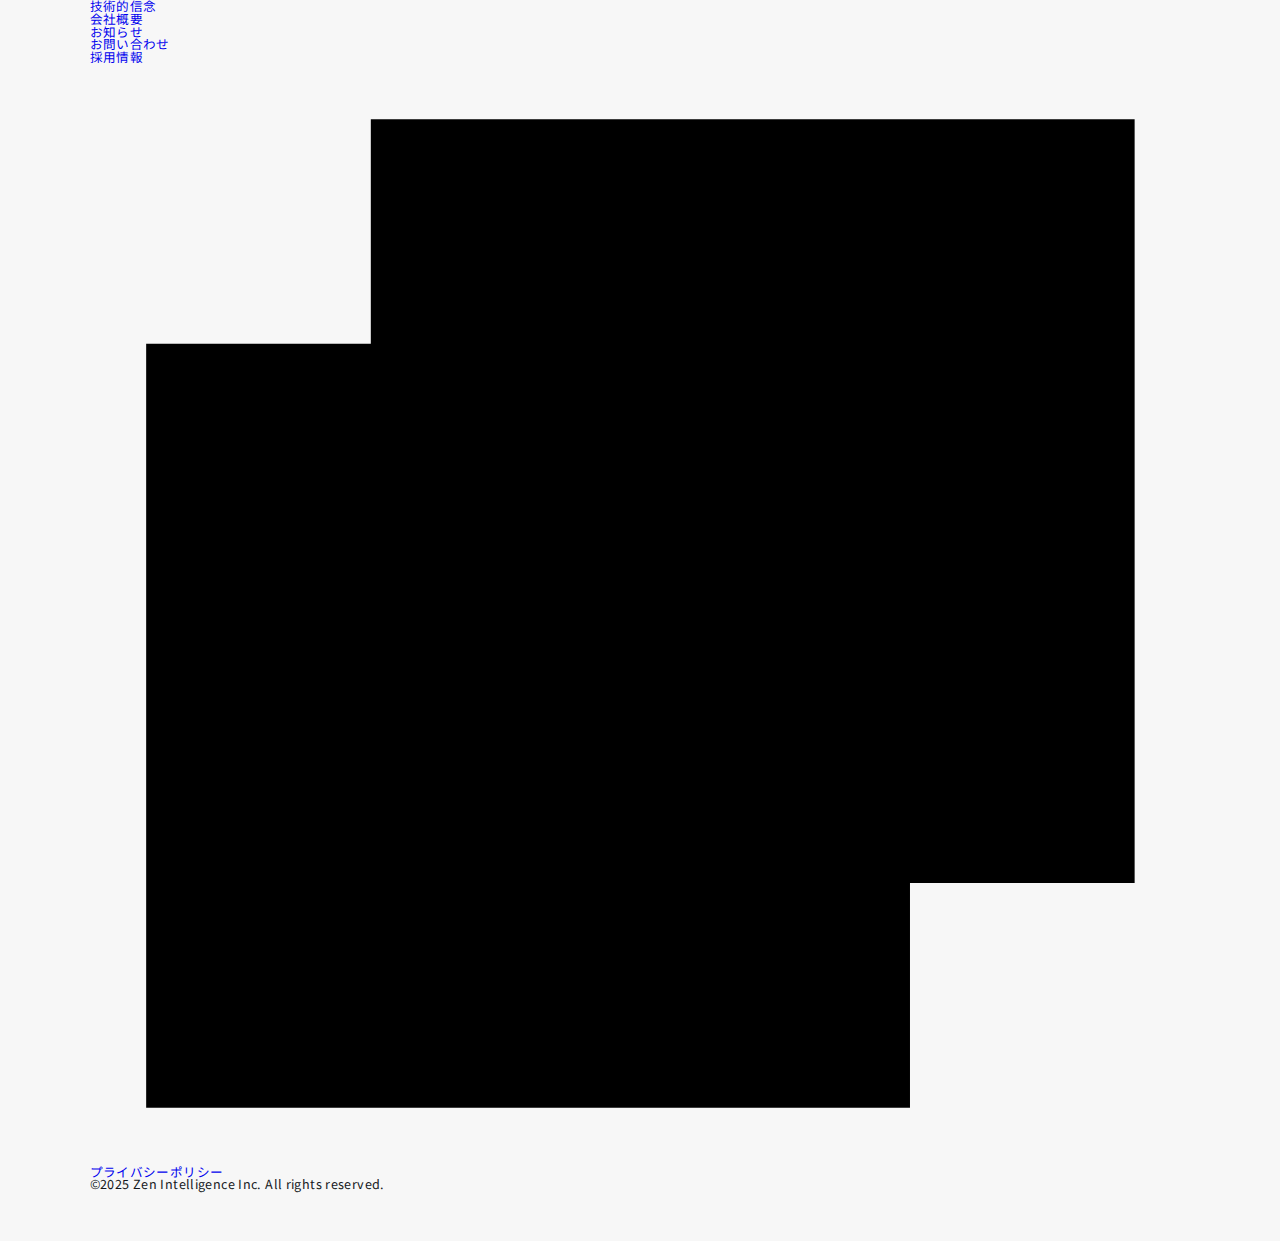
<file: technology.html>
<!doctype html>
<html style="--wHeight: 100vh; --wHeightPx: 100vh; --scroll: 0; --wHeightFixedPx: 100vh;">

<head>
	<meta charset="UTF-8">
	<meta name="viewport" content="width=device-width, initial-scale=1">
	<link rel="canonical" href="https://demo.noske.design/yo-sauna">
	<title>Zen Intelligence株式会社 - 現場とクラウドの結節点を担う</title>
	<meta name="description" content="Phisical Intelligence - 現場を理解した、現場で働く人のためのAIで、これまでテクノロジーによる業務効率化が遅れていた、ブルーカラー領域の仕事をインテリジェンスで塗り替える。">
	<link href="assets/img/icon/favicon.ico" rel="apple-touch-icon" sizes="200x200">
	<link rel="shortcut icon" type="image/x-icon" href="assets/img/icon/favicon.ico">
	<meta property="og:type" content="article">
	<meta property="og:image" content="assets/img/ogp/ogp.jpg">
	<meta property="og:url" content="https://demo.noske.design/yo-sauna">
	<meta property="og:locale" content="ja_JP">
	<meta property="og:type" content="article">
	<meta property="og:title" content="Zen Intelligence株式会社 - 現場とクラウドの結節点を担う">
	<meta property="og:description" content="Phisical Intelligence - 現場を理解した、現場で働く人のためのAIで、これまでテクノロジーによる業務効率化が遅れていた、ブルーカラー領域の仕事をインテリジェンスで塗り替える。">
	<meta property="og:url" content="https://demo.noske.design/yo-sauna">
	<meta property="og:site_name" content="Zen Intelligence株式会社 - 現場とクラウドの結節点を担う">
	<meta name="twitter:card" content="summary">
	<meta name="twitter:description" content="Phisical Intelligence - 現場を理解した、現場で働く人のためのAIで、これまでテクノロジーによる業務効率化が遅れていた、ブルーカラー領域の仕事をインテリジェンスで塗り替える。">
	<meta name="twitter:title" content="Zen Intelligence株式会社 - 現場とクラウドの結節点を担う">
	<!-- font setting -->
	<link rel="preconnect" href="https://fonts.googleapis.com">
	<link rel="preconnect" href="https://fonts.gstatic.com" crossorigin>
	<link href="https://fonts.googleapis.com/css2?family=Noto+Sans+JP:wght@400,500&display=swap" rel="stylesheet">
	<link rel="stylesheet" href="assets/css/style.css?ver240125_1623">
</head>

<body>
	<header>
		<div class="header_inner">
			<div class="header_left">
				<a href="#aaaa">
					<img src="assets/img/common/header_logo.svg">
				</a>
			</div><!-- header_left -->
			<div class="header_right">
				<nav class="header_navigation">
					<ul>
						<li><a href="#aaaa">技術的信念</a></li>
						<li><a href="#aaaa">会社概要</a></li>
						<li><a href="#aaaa">お知らせ</a></li>
						<li><a href="#aaaa">お問い合わせ</a></li>
					</ul>
					<div class="saiyo_link">
						<a href="#aaaa">
							<span class="txt">採用情報</span>
							<span class="outer">
								<svg viewBox="0 0 9.8 9.8">
									<path class="cls-1" d="M9.3.5H2.5v6.8h6.8V.5Z" />
									<path class="cls-1" d="M7.3,2.5H.5v6.8h6.8V2.5Z" />
								</svg>
							</span>
						</a>
					</div><!-- saiyo_link -->
				</nav>
				<div id="humButton" class="hummenu_wrap">
					<button><span></span><span></span></button>
				</div>
			</div><!-- header_right -->
		</div><!-- header_inner -->
	</header>
	<article id="technology" class="page-technology">
		<section class="section-tech-header">
			<div class="section_inner">
				<h1 class="comp-page-title">技術的信念</h1>
				<div class="flex_layout">
					<div class="flex_left">
						<div class="comp-section-title white">
							<h2 class="ttl">Zen Intelligence が実現すること</h2>
						</div>
					</div><!-- flex_left -->
					<div class="flex_right">
						<div class="comp-flex-txt-wrap">
							<h3 class="flex_subttl">物理作業領域に、<br>生成AIによる技術革新をもたらす</h3>
							<div class="flex_description">
								<p>生成AIの普及により、非定型の事務作業領域の業務効率化が急速に進みつつあります。一方で、物理作業を伴う領域においては、生成AIによる効率化・自動化の効果は依然として限定的です。<br>Zen Intelligenceは、物理空間・物理業務のデータ化と、現場のコンテキストを理解した生成AIにより、基幹産業を変革していきます。</p>
							</div>
						</div>
					</div><!-- flex_right -->
				</div><!-- flex_layout -->
				<div class="chart_wrap">
					<div class="chrart_img_wrap">
						<img src="assets/img/technology/tech_chart.jpg">
					</div>
				</div><!-- chart_wrap -->
			</div><!-- section_inner -->
		</section>
		<section class="section-layer-chart">
			<div class="section_inner">
				<div class="layer_ttl_wrap">
					<h2 class="layer_subttl">基幹産業を変革する、<br>Physical AIを構成する技術</h2>
				</div>
				<div class="comp-layer-chart">
					<div class="chart_item">
						<div class="ttl_wrap">
							<div class="layer_num">Layer 01</div>
							<h3 class="layer_ttl">空間</h3>
						</div>
						<div class="layer_img">
							<img src="assets/img/technology/layer01.svg">
						</div>
						<div class="layer_desc">
							<h4 class="subttl">Spatial AI Engine</h4>
							<div class="description">
								<p>取得した空間データをもとに、空間の変化やコンテキストを読み取り、計算可能な形式に構造化するSpatial AI技術</p>
							</div>
						</div>
					</div>
					<div class="chart_item">
						<div class="ttl_wrap">
							<div class="layer_num">Layer 02</div>
							<h3 class="layer_ttl">業務</h3>
						</div>
						<div class="layer_img">
							<img src="assets/img/technology/layer02.svg">
						</div>
						<div class="layer_desc">
							<h4 class="subttl">Operational AI Engine</h4>
							<div class="description">
								<p>現場業務を構造化し、業務の知見をシステムに埋め込むことを可能とするAI技術</p>
							</div>
						</div>
					</div>
					<div class="chart_item">
						<div class="ttl_wrap">
							<div class="layer_num">Layer 03</div>
							<h3 class="layer_ttl">エージェント</h3>
						</div>
						<div class="layer_img">
							<img src="assets/img/technology/layer03.svg">
						</div>
						<div class="layer_desc">
							<h4 class="subttl">Operational AI Engine</h4>
							<div class="description">
								<p>時系列変化する現場全体の空間のコンテキストを把握し、エキスパートの知見を持ったAIエージェントがデジタル空間を自律的に動き、業務の自動化・省人化を実現する。</p>
							</div>
						</div>
					</div>
				</div><!-- comp-layer-chart -->
			</div><!-- section_inner -->
		</section>
		<section class="section-recruit comp-section-recruit">
			<div class="section_inner">
				<div class="flex_layout">
					<div class="flex_left">
						<div class="comp-section-title">
							<h2 class="ttl">採用情報</h2>
							<div class="ttl_description">
								<p>Zen Intelligenceは、ともに基幹産業を変革する<br>仲間を積極的に募集しています。</p>
							</div>
							<div class="comp-link-button">
								<a href="#aaaa">
									<span class="txt">Details</span>
									<span class="caret">
										<span class="arrow">
											<svg viewBox="0 0 21.95 19.13">
												<path class="cls-1" d="M12.88.35l8.12,8.12c.6.6.6,1.58,0,2.18l-8.12,8.12M21.24,9.57H0"></path>
											</svg>
										</span>
										<span class="circle">
											<svg xmlns="http://www.w3.org/2000/svg" width="50px" height="50px" viewBox="0 0 62.9 62.9">
												<ellipse transform="matrix(0.7071 -0.7071 0.7071 0.7071 -13.0238 31.4424)" class="st1" cx="31.4" cy="31.4" rx="30.9" ry="30.9"></ellipse>
											</svg>
										</span>
									</span>
								</a>
							</div><!-- comp-link-button -->
						</div>
					</div><!-- flex_left -->
					<div class="flex_right">
						<div class="img_wrap">
							<img src="assets/img/common/recruit_img.jpg">
						</div>
					</div><!-- flex_right -->
				</div><!-- flex_layout -->
			</div><!-- section_inner -->
		</section>
	</article>
	<div id="hummenu" class="comp-hummenu">
		<div class="contents">
			<div class="hummenu_inner">
				<nav class="hummenu_navigation">
					<ul>
						<li><a href="#aaaa">技術的信念</a></li>
						<li><a href="#aaaa">会社概要</a></li>
						<li><a href="#aaaa">お知らせ</a></li>
						<li><a href="#aaaa">お問い合わせ</a></li>
					</ul>
					<div class="saiyo_link">
						<a href="#aaaa">
							<span class="txt">採用情報</span>
							<span class="outer">
								<svg viewBox="0 0 9.8 9.8">
									<path class="cls-1" d="M9.3.5H2.5v6.8h6.8V.5Z"></path>
									<path class="cls-1" d="M7.3,2.5H.5v6.8h6.8V2.5Z"></path>
								</svg>
							</span>
						</a>
					</div><!-- saiyo_link -->
				</nav>
				<div class="hummenu_lower">
					<div class="footer_sns">
						<div class="sns_item">
							<a href="#aaaa"><img src="assets/img/common/icon_linkedin.svg"></a>
						</div>
						<div class="sns_item">
							<a href="#aaaa"><img src="assets/img/common/icon_x.svg"></a>
						</div>
						<div class="sns_item">
							<a href="#aaaa"><img src="assets/img/common/icon_note.svg"></a>
						</div>
					</div>
					<div class="privacy_link">
						<a href="#aaaa">プライバシーポリシー</a>
					</div>
				</div>
			</div><!-- hummenu_inner -->
		</div><!-- contents -->
	</div><!-- comp-hummenu -->
	<footer>
		<div class="footer_inner">
			<div class="footer_upper">
				<div class="footer_logo">
					<a href="#aaaa"><img src="assets/img/common/f_logo.svg"></a>
				</div><!-- footer_logo -->
				<div class="footer_sns">
					<div class="sns_item">
						<a href="#aaaa"><img src="assets/img/common/icon_linkedin.svg"></a>
					</div>
					<div class="sns_item">
						<a href="#aaaa"><img src="assets/img/common/icon_x.svg"></a>
					</div>
					<div class="sns_item">
						<a href="#aaaa"><img src="assets/img/common/icon_note.svg"></a>
					</div>
				</div><!-- footer_sns -->
			</div><!-- footer_upper -->
			<div class="footer_lower">
				<nav class="footer_navigation">
					<ul>
						<li><a href="#aaaa">技術的信念</a></li>
						<li><a href="#aaaa">会社概要</a></li>
						<li class="dummy"></li>
						<li><a href="#aaaa">お知らせ</a></li>
						<li><a href="#aaaa">お問い合わせ</a></li>
					</ul>
					<div class="saiyo_link">
						<a href="#aaaa">
							<span class="txt">採用情報</span>
							<span class="outer">
								<svg viewBox="0 0 9.8 9.8">
									<path class="cls-1" d="M9.3.5H2.5v6.8h6.8V.5Z" />
									<path class="cls-1" d="M7.3,2.5H.5v6.8h6.8V2.5Z" />
								</svg>
							</span>
						</a>
					</div><!-- saiyo_link -->
				</nav>
				<div class="copyright_wrap">
					<div class="privacy_link">
						<a href="#aaaa">プライバシーポリシー </a>
					</div>
					<p class="copyright">©2025 Zen Intelligence Inc.  All rights reserved.</p>
				</div>
			</div>
		</div><!-- footer_inner -->
	</footer>
</body>
<script type="text/javascript" src="assets/js/jquery-3.3.1.min.js"></script>
<script type="text/javascript" src="assets/js/layout.js"></script>
<script type="text/javascript" src="assets/js/slick.js"></script>

</html>
</file>
<file: assets/css/style.css>
@charset "UTF-8";
/*########## ミックスイン ##########*/
@font-face {
  font-family: "larsseit";
  font-weight: 400;
  src: url("../font/larsseit-Regular.eot"), url("../font/larsseit-Regular.woff") format("woff"), url("../font/larsseit-Regular.ttf") format("truetype");
}
/*########## 共通レイアウト ##########*/
.animate-fadeup {
  /* blur + opacity + transition */
  opacity: 1;
  -webkit-filter: blur(0px) brightness(1);
          filter: blur(0px) brightness(1);
  -webkit-transform: translate3d(0, 0%, 0);
          transform: translate3d(0, 0%, 0);
  -webkit-transition: opacity 0.6s, -webkit-filter 0.6s cubic-bezier(0.5, 1, 0.89, 1), -webkit-transform 0.6s cubic-bezier(0.5, 1, 0.89, 1);
  transition: opacity 0.6s, -webkit-filter 0.6s cubic-bezier(0.5, 1, 0.89, 1), -webkit-transform 0.6s cubic-bezier(0.5, 1, 0.89, 1);
  transition: opacity 0.6s, filter 0.6s cubic-bezier(0.5, 1, 0.89, 1), transform 0.6s cubic-bezier(0.5, 1, 0.89, 1);
  transition: opacity 0.6s, filter 0.6s cubic-bezier(0.5, 1, 0.89, 1), transform 0.6s cubic-bezier(0.5, 1, 0.89, 1), -webkit-filter 0.6s cubic-bezier(0.5, 1, 0.89, 1), -webkit-transform 0.6s cubic-bezier(0.5, 1, 0.89, 1);
  will-change: opacity, filter, transform;
}
.animate-fadeup.effect, .animate-fadeup.delayed_effect {
  opacity: 0;
  -webkit-filter: blur(15px) brightness(1.25);
          filter: blur(15px) brightness(1.25);
  -webkit-transform: translate3d(0, 30px, 0);
          transform: translate3d(0, 30px, 0);
}

.animate-fadeup2 {
  /* opacity + transition */
  opacity: 1;
  -webkit-transform: translate3d(0, 0%, 0);
          transform: translate3d(0, 0%, 0);
  -webkit-transition: opacity 0.6s, -webkit-transform 0.6s cubic-bezier(0.5, 1, 0.89, 1);
  transition: opacity 0.6s, -webkit-transform 0.6s cubic-bezier(0.5, 1, 0.89, 1);
  transition: opacity 0.6s, transform 0.6s cubic-bezier(0.5, 1, 0.89, 1);
  transition: opacity 0.6s, transform 0.6s cubic-bezier(0.5, 1, 0.89, 1), -webkit-transform 0.6s cubic-bezier(0.5, 1, 0.89, 1);
  will-change: opacity, transform;
}
.animate-fadeup2.effect, .animate-fadeup2.delayed_effect {
  opacity: 0;
  -webkit-transform: translate3d(0, 100px, 0);
          transform: translate3d(0, 100px, 0);
}

.animate-fadeup3 {
  /* opacity */
  opacity: 1;
  -webkit-transition: opacity 0.8s cubic-bezier(0.5, 1, 0.89, 1);
  transition: opacity 0.8s cubic-bezier(0.5, 1, 0.89, 1);
  will-change: opacity;
}
.animate-fadeup3.effect, .animate-fadeup3.delayed_effect {
  opacity: 0;
}

.func-txt-anim, .func-txt-anim-wrap {
  overflow: hidden;
}
.func-txt-anim span, .func-txt-anim-wrap span {
  display: inline-block;
  -webkit-transform: translate(0, 100%);
          transform: translate(0, 100%);
  -webkit-filter: blur(3px);
          filter: blur(3px);
  -webkit-transition: -webkit-transform 0.5s, -webkit-filter 0.5s;
  transition: -webkit-transform 0.5s, -webkit-filter 0.5s;
  transition: transform 0.5s, filter 0.5s;
  transition: transform 0.5s, filter 0.5s, -webkit-transform 0.5s, -webkit-filter 0.5s;
  will-change: transform;
}
.func-txt-anim span.display, .func-txt-anim-wrap span.display {
  -webkit-transform: translate(0, 0);
          transform: translate(0, 0);
  -webkit-filter: blur(0px);
          filter: blur(0px);
}

/*
html5doctor.com Reset Stylesheet
v1.6.1
Last Updated: 2010-09-17
Author: Richard Clark - http://richclarkdesign.com
Twitter: @rich_clark
*/
html, body, div, span, object, iframe,
h1, h2, h3, h4, h5, h6, p, blockquote, pre,
abbr, address, cite, code,
del, dfn, em, img, ins, kbd, q, samp,
small, strong, sub, sup, var,
b, i,
dl, dt, dd, ol, ul, li,
fieldset, form, label, legend,
table, caption, tbody, tfoot, thead, tr, th, td,
article, aside, canvas, details, figcaption, figure,
footer, header, hgroup, menu, nav, section, summary,
time, mark, audio, video {
  margin: 0;
  padding: 0;
  border: 0;
  outline: 0;
  font-size: 100%;
  vertical-align: baseline;
  background: transparent;
}

body {
  line-height: 1;
}

article, aside, details, figcaption, figure,
footer, header, hgroup, menu, nav, section {
  display: block;
}

ul:after {
  display: block;
  content: "";
  clear: both;
}

nav ul {
  list-style: none;
}

blockquote, q {
  quotes: none;
}

blockquote:before, blockquote:after,
q:before, q:after {
  content: "";
  content: none;
}

a {
  margin: 0;
  padding: 0;
  font-size: 100%;
  text-decoration: none;
  vertical-align: baseline;
  background: transparent;
}

/* change colours to suit your needs */
ins {
  background-color: #ff9;
  color: #000;
  text-decoration: none;
}

/* change colours to suit your needs */
mark {
  background-color: #ff9;
  color: #000;
  font-style: italic;
  font-weight: bold;
}

del {
  text-decoration: line-through;
}

abbr[title], dfn[title] {
  border-bottom: 1px dotted;
  cursor: help;
}

table {
  border-collapse: collapse;
  border-spacing: 0;
}

/* change border colour to suit your needs */
hr {
  display: block;
  height: 1px;
  border: 0;
  border-top: 1px solid #cccccc;
  margin: 1em 0;
  padding: 0;
}

input, select {
  vertical-align: middle;
}

ul {
  list-style: none;
}

img {
  max-width: 100%;
  vertical-align: bottom;
  border: none;
}

select {
  -webkit-appearance: none;
     -moz-appearance: none;
          appearance: none;
  border: solid 1px #fff;
  font-size: 1.4rem;
  letter-spacing: 0.2px;
  color: inherit;
}
@media screen and (max-width: 780px) {
  select {
    font-size: 1.6rem;
  }
}
select:focus {
  outline: none;
  border: none;
}

::-webkit-input-placeholder {
  color: #aaa;
  font-size: 1.4rem;
  font-weight: normal;
}

::-moz-placeholder {
  color: #aaa;
  font-size: 1.4rem;
  font-weight: normal;
}

:-ms-input-placeholder {
  color: #aaa;
  font-size: 1.4rem;
  font-weight: normal;
}

::-ms-input-placeholder {
  color: #aaa;
  font-size: 1.4rem;
  font-weight: normal;
}

::placeholder {
  color: #aaa;
  font-size: 1.4rem;
  font-weight: normal;
}
@media screen and (max-width: 780px) {
  ::-webkit-input-placeholder {
    font-size: 1.6rem;
  }
  ::-moz-placeholder {
    font-size: 1.6rem;
  }
  :-ms-input-placeholder {
    font-size: 1.6rem;
  }
  ::-ms-input-placeholder {
    font-size: 1.6rem;
  }
  ::placeholder {
    font-size: 1.6rem;
  }
}

select option::-webkit-input-placeholder {
  color: #444;
}

select option::-moz-placeholder {
  color: #444;
}

select option:-ms-input-placeholder {
  color: #444;
}

select option::-ms-input-placeholder {
  color: #444;
}

select option::placeholder {
  color: #444;
}

::-webkit-placeholder {
  /*padding-top: 0.25em;*/
}

::-moz-placeholder {
  color: #aaa;
  opacity: 1;
}

::-moz-placeholder {
  color: #aaa;
  opacity: 1;
}

::-ms-input-placeholder {
  color: #aaa;
}

textarea {
  -webkit-box-sizing: border-box;
          box-sizing: border-box;
  padding: 5px;
  border-radius: 0;
  -webkit-appearance: none;
  -webkit-box-shadow: none;
          box-shadow: none;
  font-size: 1.4rem;
  line-height: 1.5;
}
@media screen and (max-width: 780px) {
  textarea {
    font-size: 16rem;
  }
}

input {
  -webkit-transition: all 0.3s;
  transition: all 0.3s;
}

input[type=text]:focus,
input[type=email]:focus,
input[type=tel]:focus,
input[type=number]:focus,
select:focus,
textarea:focus {
  outline: 0;
}

input[type=text],
input[type=email],
input[type=tel],
input[type=number] {
  -webkit-box-sizing: border-box;
          box-sizing: border-box;
  padding: 3px;
  -webkit-appearance: none;
  -moz-appearance: none;
       appearance: none;
  border-radius: 0;
  border: 1px solid #979797;
  padding: 0 5px;
  font-size: 1.6rem;
}
@media screen and (max-width: 780px) {
  input[type=text],
  input[type=email],
  input[type=tel],
  input[type=number] {
    font-size: 1.6rem;
  }
}

input[type=submit],
input[type=button] {
  -webkit-appearance: none;
  -moz-appearance: none;
       appearance: none;
  -webkit-transition: opacity 0.5s;
  transition: opacity 0.5s;
}
input[type=submit]:hover,
input[type=button]:hover {
  opacity: 0.7;
  -webkit-box-shadow: none;
          box-shadow: none;
}

html {
  font-size: 9px;
}
@media screen and (min-width: 351px) {
  html {
    font-size: 10px;
  }
}
@media screen and (min-width: 980px) {
  html {
    font-size: 9px;
  }
}
@media screen and (min-width: 1341px) {
  html {
    font-size: 10px;
  }
}
@media screen and (min-width: 1700px) {
  html {
    font-size: 11px;
  }
}

body {
  /*font-size: 16px;*/
  font-weight: normal;
  font-stretch: normal;
  font-style: normal;
  font-size: 1.4rem;
  line-height: 1;
  letter-spacing: 0.03em;
  color: #15181B;
  background: #f7f7f7;
  font-weight: 400;
  font-family: YakuHanJP, "Noto Sans JP", "ヒラギノ角ゴ ProN W3", "HiraKakuProN-W3", "ヒラギノ角ゴ Pro W3", "HiraKakuPro-W3", "メイリオ", Meiryo, "ＭＳ Ｐゴシック", "MS Pgothic", "Osaka", sans-serif, Helvetica, Helvetica Neue, Arial, Verdana;
  -webkit-font-smoothing: antialiased;
  -webkit-text-size-adjust: 100%;
}

@media screen and (min-width: 981px) {
  body.bind {
    position: fixed;
    width: 100%;
    height: 100vh;
    overflow: hidden;
  }
}

h1, h2, h3, h4, h5 {
  font-weight: 500;
}

article {
  padding-top: 100px;
  -webkit-transition: opacity 2s;
  transition: opacity 2s;
  will-change: opacity;
  overflow: hidden;
}
article.loading {
  opacity: 0;
}

section .section_inner {
  width: 87vw;
  margin-left: auto;
  margin-right: auto;
}
@media screen and (min-width: 720px) {
  section .section_inner {
    width: 86%;
    max-width: 1590px;
  }
}
@media screen and (min-width: 980px) {
  section .section_inner .section_inner_inner {
    max-width: 820px;
    margin: 0 auto;
  }
  section .section_inner .flex_layout {
    display: -webkit-box;
    display: -ms-flexbox;
    display: flex;
    -ms-flex-wrap: wrap;
        flex-wrap: wrap;
  }
  section .section_inner .flex_layout .flex_left {
    width: 50%;
  }
  section .section_inner .flex_layout .flex_right {
    width: 50%;
  }
}

button {
  font-family: inherit;
  font-weight: inherit;
  background: transparent;
  -webkit-appearance: none;
     -moz-appearance: none;
          appearance: none;
  border: none;
  margin: 0;
  padding: 0;
  color: inherit;
  cursor: pointer;
}
button:focus {
  outline: none;
}

header {
  position: fixed;
  top: 0;
  left: 0;
  right: 0;
  margin: auto;
  width: 100%;
  z-index: 1000;
  background: transparent;
  -webkit-transition: background 0.2s, color;
  transition: background 0.2s, color;
  will-change: background, color;
  padding-top: 3px;
}
header::after {
  display: block;
  content: "";
  position: absolute;
  top: 0;
  left: 0;
  width: 100%;
  height: 3px;
  background: -webkit-gradient(linear, left top, right top, from(#27E2CC), color-stop(50%, #0EC0EC), to(#0077FF));
  background: linear-gradient(to right, #27E2CC, #0EC0EC 50%, #0077FF 100%);
}
header::before {
  display: block;
  content: "";
  position: absolute;
  top: 0;
  left: 0;
  width: 100%;
  height: 100%;
  background: #15181B;
  -webkit-transition: background 0.2s, color;
  transition: background 0.2s, color;
  will-change: background, color;
}
header .header_inner {
  position: relative;
  z-index: 15;
  width: 100%;
  display: -webkit-box;
  display: -ms-flexbox;
  display: flex;
  -ms-flex-wrap: wrap;
      flex-wrap: wrap;
  -webkit-box-align: center;
      -ms-flex-align: center;
          align-items: center;
  -webkit-box-pack: justify;
      -ms-flex-pack: justify;
          justify-content: space-between;
  border-bottom: 1px solid #f7f7f7;
  -webkit-transition: border 0.2s;
  transition: border 0.2s;
  will-change: border;
}
header .header_inner .header_left {
  padding-left: 15px;
}
header .header_inner .header_left .header_logo a {
  display: block;
  width: 140px;
}
header .header_inner .header_left .header_navigation {
  display: none;
}
header .header_inner .header_right .hummenu_wrap button {
  position: relative;
  display: block;
  width: 60px;
  height: 60px;
  border-left: 1px solid #f7f7f7;
  background: transparent;
  -webkit-transition: background 0.2s;
  transition: background 0.2s;
  will-change: background;
}
header .header_inner .header_right .hummenu_wrap button span {
  position: absolute;
  width: 20px;
  height: 1px;
  left: 0;
  right: 0;
  margin: auto;
  background: #f7f7f7;
  margin: auto;
  -webkit-transition: background 0.3s, -webkit-transform 0.3s;
  transition: background 0.3s, -webkit-transform 0.3s;
  transition: background 0.3s, transform 0.3s;
  transition: background 0.3s, transform 0.3s, -webkit-transform 0.3s;
  will-change: background, transform;
}
header .header_inner .header_right .hummenu_wrap button span:nth-of-type(1) {
  top: 27px;
}
header .header_inner .header_right .hummenu_wrap button span:nth-of-type(2) {
  bottom: 27px;
}
header .header_inner .header_right .contact_button {
  display: none;
}

@media screen and (min-width: 980px) {
  header {
    padding-top: 3px;
  }
  header::after {
    height: 3px;
  }
  header .header_inner {
    position: relative;
    z-index: 15;
    width: 100%;
    display: -webkit-box;
    display: -ms-flexbox;
    display: flex;
    -ms-flex-wrap: wrap;
        flex-wrap: wrap;
    -webkit-box-align: center;
        -ms-flex-align: center;
            align-items: center;
    -webkit-box-pack: justify;
        -ms-flex-pack: justify;
            justify-content: space-between;
    border-bottom: 1px solid #f7f7f7;
    -webkit-transition: border 0.2s;
    transition: border 0.2s;
    will-change: border;
  }
  header .header_inner .header_left {
    padding-left: 25px;
    display: -webkit-box;
    display: -ms-flexbox;
    display: flex;
    -ms-flex-wrap: wrap;
        flex-wrap: wrap;
    -webkit-box-align: center;
        -ms-flex-align: center;
            align-items: center;
  }
  header .header_inner .header_left .header_logo {
    margin-right: 30px;
  }
  header .header_inner .header_left .header_logo a {
    display: block;
    width: 180px;
  }
  header .header_inner .header_left .header_navigation {
    display: block;
    margin-bottom: 2px;
  }
  header .header_inner .header_left .header_navigation ul {
    display: -webkit-box;
    display: -ms-flexbox;
    display: flex;
    -ms-flex-wrap: wrap;
        flex-wrap: wrap;
  }
  header .header_inner .header_left .header_navigation ul li {
    position: relative;
    margin-right: 15px;
    padding-right: 15px;
  }
  header .header_inner .header_left .header_navigation ul li::after {
    display: block;
    content: "";
    position: absolute;
    top: 0;
    bottom: 0;
    right: 0;
    margin: auto;
    width: 1px;
    height: 12px;
    background: #fff;
  }
  header .header_inner .header_left .header_navigation ul li a {
    -webkit-transition: opacity 0.3s;
    transition: opacity 0.3s;
    will-change: opacity;
    font-size: 1.5rem;
    color: #fff;
  }
  header .header_inner .header_left .header_navigation ul li a:hover {
    opacity: 0.75;
  }
  header .header_inner .header_left .header_navigation ul li:nth-last-of-type(1) {
    margin-right: 0px;
    padding-right: 0px;
  }
  header .header_inner .header_left .header_navigation ul li:nth-last-of-type(1)::after {
    display: none;
  }
  header .header_inner .header_right {
    display: -webkit-box;
    display: -ms-flexbox;
    display: flex;
    -ms-flex-wrap: wrap;
        flex-wrap: wrap;
    -webkit-box-align: center;
        -ms-flex-align: center;
            align-items: center;
    height: 80px;
    padding-right: 25px;
  }
  header .header_inner .header_right .hummenu_wrap button {
    display: none;
  }
  header .header_inner .header_right .contact_button {
    width: 100%;
    display: block;
  }
  header .header_inner .header_right .contact_button a {
    position: relative;
    display: -webkit-box;
    display: -ms-flexbox;
    display: flex;
    -ms-flex-wrap: wrap;
        flex-wrap: wrap;
    -webkit-box-align: center;
        -ms-flex-align: center;
            align-items: center;
    color: inherit;
    background: -webkit-gradient(linear, left top, right top, from(#27E2CC), color-stop(50%, #0EC0EC), to(#0077FF));
    background: linear-gradient(to right, #27E2CC, #0EC0EC 50%, #0077FF 100%);
    padding: 12px 25px;
    border-radius: 200px;
    overflow: hidden;
  }
  header .header_inner .header_right .contact_button a::before {
    display: block;
    content: "";
    position: absolute;
    width: 100%;
    height: 100%;
    top: 0;
    left: 0;
    background: -webkit-gradient(linear, right top, left top, from(#27E2CC), color-stop(50%, #0EC0EC), to(#0077FF));
    background: linear-gradient(to left, #27E2CC, #0EC0EC 50%, #0077FF 100%);
    z-index: 5;
    opacity: 0;
    -webkit-transition: opacity 0.5s;
    transition: opacity 0.5s;
    will-change: opacity;
  }
  header .header_inner .header_right .contact_button a .txt {
    position: relative;
    z-index: 10;
    font-size: 1.4rem;
    padding-right: 6px;
  }
  header .header_inner .header_right .contact_button a .caret {
    width: 12px;
    position: relative;
    z-index: 10;
  }
  header .header_inner .header_right .contact_button a .caret .cls-1 {
    fill: none;
    stroke: #15181B;
    stroke-width: 2px;
    stroke-miterlimit: 10;
  }
  header .header_inner .header_right .contact_button a:hover::before {
    opacity: 1;
  }
}
footer {
  padding: 50px 0;
  background: #f7f7f7;
}
footer .footer_inner {
  width: 87vw;
  margin-left: auto;
  margin-right: auto;
}
@media screen and (min-width: 720px) {
  footer .footer_inner {
    width: 86%;
    max-width: 1590px;
  }
}
footer .footer_inner .footer_logo {
  width: 220px;
  margin: 0 auto 20px;
}
footer .footer_inner .footer_logo a {
  display: block;
}
footer .footer_inner .footer_logo a img {
  width: 100%;
}
footer .footer_inner .footer_content .footer_navigation {
  margin-bottom: 30px;
}
footer .footer_inner .footer_content .footer_navigation ul {
  display: block;
}
footer .footer_inner .footer_content .footer_navigation ul li {
  position: relative;
  margin: 5px 0;
}
footer .footer_inner .footer_content .footer_navigation ul li a {
  display: block;
  text-align: center;
  font-size: 1.5rem;
  line-height: 1.6;
  color: #15181B;
  padding: 5px 0;
}
footer .footer_inner .footer_content .footer_navigation ul li:nth-of-type(2), footer .footer_inner .footer_content .footer_navigation ul li:nth-last-of-type(1) {
  margin-right: 0;
  padding-right: 0;
}
footer .footer_inner .footer_content .footer_navigation ul li:nth-of-type(2)::after, footer .footer_inner .footer_content .footer_navigation ul li:nth-last-of-type(1)::after {
  display: none;
}
footer .footer_inner .footer_content .footer_navigation ul li.dummy {
  width: 100%;
  height: 20px;
}
footer .footer_inner .footer_content .footer_navigation ul li.dummy::after {
  display: none;
}
footer .footer_inner .footer_content .copyright_wrap {
  text-align: center;
}
footer .footer_inner .footer_content .copyright_wrap ul li {
  margin: 5px 0;
}
footer .footer_inner .footer_content .copyright_wrap ul li a {
  text-align: center;
  font-size: 1.3rem;
  line-height: 1.6;
  color: #15181B;
  padding: 5px 0;
}
footer .footer_inner .footer_content .copyright_wrap .copyright {
  margin-top: 25px;
  font-size: 1.1rem;
}

.comp-hummenu {
  position: fixed;
  top: 0;
  right: 0;
  margin: auto;
  width: 100%;
  z-index: 200;
  height: var(--wHeightPx);
  overflow: hidden;
  background: #fff;
  pointer-events: none;
  opacity: 0;
  line-height: 1;
  will-change: opacity;
  -webkit-transition: opacity 0.2s;
  transition: opacity 0.2s;
  background-color: #15181B;
  background-image: url(http://zen-intelligence.ai/wp-content/uploads/2025/08/hum_bg.jpg);
  background-size: 100%;
  background-repeat: no-repeat;
  background-position: center bottom;
}
@media screen and (min-width: 980px) {
  .comp-hummenu {
    display: none;
  }
}
.comp-hummenu.open {
  opacity: 1;
  pointer-events: all;
}
.comp-hummenu .contents {
  position: relative;
  width: 100%;
  height: var(--wHeightPx);
  margin: 0 auto;
  overflow: scroll;
  overflow-x: hidden;
  -webkit-overflow-scrolling: touch;
  color: #EEEDED;
}
.comp-hummenu .contents::-webkit-scrollbar {
  display: none;
}
.comp-hummenu .contents .hummenu_inner {
  padding: 120px 40px 0;
}
.comp-hummenu .contents .hummenu_inner .hummenu_navigation ul li {
  margin-bottom: 20px;
}
.comp-hummenu .contents .hummenu_inner .hummenu_navigation ul li a {
  display: block;
  font-size: 1.6rem;
  line-height: 1.6;
  color: inherit;
}
.comp-hummenu .contents .hummenu_inner .hummenu_navigation .saiyo_link a {
  display: -webkit-box;
  display: -ms-flexbox;
  display: flex;
  -ms-flex-wrap: wrap;
      flex-wrap: wrap;
  font-size: 1.6rem;
  line-height: 1.6;
  color: inherit;
}
.comp-hummenu .contents .hummenu_inner .hummenu_lower {
  position: absolute;
  width: calc(100% - 80px);
  left: 40px;
  right: 40px;
  margin: auto;
  bottom: 40px;
  display: -webkit-box;
  display: -ms-flexbox;
  display: flex;
  -ms-flex-wrap: wrap;
      flex-wrap: wrap;
  -webkit-box-align: center;
      -ms-flex-align: center;
          align-items: center;
  -webkit-box-pack: justify;
      -ms-flex-pack: justify;
          justify-content: space-between;
}
.comp-hummenu .contents .hummenu_inner .hummenu_lower .footer_sns {
  display: -webkit-box;
  display: -ms-flexbox;
  display: flex;
  -ms-flex-wrap: wrap;
      flex-wrap: wrap;
  -webkit-box-pack: center;
      -ms-flex-pack: center;
          justify-content: center;
  -webkit-box-align: center;
      -ms-flex-align: center;
          align-items: center;
}
.comp-hummenu .contents .hummenu_inner .hummenu_lower .footer_sns .sns_item {
  margin-right: 15px;
}
.comp-hummenu .contents .hummenu_inner .hummenu_lower .footer_sns .sns_item:nth-last-of-type(1) {
  margin-right: 0;
}
.comp-hummenu .contents .hummenu_inner .hummenu_lower .footer_sns .sns_item a {
  display: block;
}
.comp-hummenu .contents .hummenu_inner .hummenu_lower .footer_sns .sns_item a img {
  height: 18px;
}
.comp-hummenu .contents .hummenu_inner .hummenu_lower .privacy_link a {
  color: inherit;
  font-size: 1.2rem;
}

/*########## ページ個別レイアウト ##########*/
.page-index {
  padding-top: 0;
}
.page-index .section-technology {
  padding: 50px 0;
  background: #15181B;
  color: #EEEDED;
}
.page-index .section-technology .flex_layout .flex_right {
  margin-bottom: 35px;
}
.page-index .section-technology .flex_layout .flex_right .movie_wrap {
  position: relative;
  width: 100%;
  height: 45vw;
}
.page-index .section-technology .flex_layout .flex_right .movie_wrap video {
  position: absolute;
  width: 100%;
  height: 100%;
  top: 0;
  left: 0;
}
.page-index .section-zenshot {
  padding: 50px 0;
}
.page-index .section-zenshot .zenshot_logo {
  width: 180px;
  margin: 0 auto 15px;
}
.page-index .section-zenshot .zenshot_ttl {
  font-size: 2.4rem;
  font-weight: 400;
  line-height: 1.5;
  text-align: center;
  margin-bottom: 20px;
}
.page-index .section-zenshot .zenshot_description {
  font-size: 1.3rem;
  line-height: 1.8;
  letter-spacing: 0.03em;
  -webkit-box-sizing: border-box;
          box-sizing: border-box;
}
.page-index .section-zenshot .zenshot_description p {
  margin-bottom: 1em;
}
.page-index .section-zenshot .zenshot_description p:nth-last-of-type(1) {
  margin-bottom: 0;
}
@media screen and (min-width: 1100px) {
  .page-index .section-zenshot .zenshot_description {
    font-size: 1.5rem;
    padding: 0;
  }
}
.page-index .section-zenshot .zenshot_description br {
  display: none;
}
.page-index .section-zenshot .comp-link-button {
  margin: 25px auto 0;
}
.page-index .section-zenshot .comp-link-button a {
  -webkit-box-pack: center;
      -ms-flex-pack: center;
          justify-content: center;
}
.page-index .section-corporate {
  padding: 50px 0;
  background: #15181B;
  border-bottom: 1px solid #979797;
}
.page-index .section-corporate .flex_layout .flex_right {
  margin-bottom: 35px;
}
.page-index .section-news-list {
  padding: 50px 0;
  background: #15181B;
  color: #EEEDED;
}

@media screen and (min-width: 980px) {
  .page-index {
    padding-top: 0;
  }
  .page-index .section-technology {
    padding: 100px 0;
    background: #15181B;
    color: #EEEDED;
  }
  .page-index .section-technology .flex_layout {
    -webkit-box-align: center;
        -ms-flex-align: center;
            align-items: center;
    -webkit-box-orient: horizontal;
    -webkit-box-direction: reverse;
        -ms-flex-direction: row-reverse;
            flex-direction: row-reverse;
  }
  .page-index .section-technology .flex_layout .flex_left .comp-section-title .ttl_description span {
    display: block;
  }
  .page-index .section-technology .flex_layout .flex_right {
    margin-bottom: 0px;
  }
  .page-index .section-technology .flex_layout .flex_right .movie_wrap {
    height: 300px;
  }
  .page-index .section-zenshot {
    padding: 100px 0;
  }
  .page-index .section-zenshot .zenshot_logo {
    width: 200px;
    margin: 0 auto 25px;
  }
  .page-index .section-zenshot .zenshot_ttl {
    font-size: 4.2rem;
    margin-bottom: 30px;
  }
  .page-index .section-zenshot .zenshot_ttl br {
    display: none;
  }
  .page-index .section-zenshot .zenshot_description {
    text-align: center;
  }
  .page-index .section-zenshot .zenshot_description br {
    display: block;
  }
  .page-index .section-zenshot .comp-link-button {
    margin-top: 40px;
  }
  .page-index .section-zenshot .comp-link-button a {
    -webkit-box-pack: center;
        -ms-flex-pack: center;
            justify-content: center;
  }
  .page-index .section-corporate {
    padding: 120px 0 160px;
    background: #15181B;
    border-bottom: 0px solid #979797;
  }
  .page-index .section-corporate .flex_layout {
    -webkit-box-align: center;
        -ms-flex-align: center;
            align-items: center;
    -webkit-box-orient: horizontal;
    -webkit-box-direction: reverse;
        -ms-flex-direction: row-reverse;
            flex-direction: row-reverse;
  }
  .page-index .section-corporate .flex_layout .flex_left .comp-section-title .ttl_description span {
    display: block;
  }
  .page-index .section-corporate .flex_layout .flex_right {
    margin-bottom: 0px;
  }
  .page-index .section-news-list {
    padding: 0 0 120px;
    background: #15181B;
    color: #EEEDED;
  }
}
.page-technology {
  padding-top: 0;
}
.page-technology .section-tech-header {
  padding: 100px 0 60px;
  background: #15181B;
  color: #EEEDED;
}
.page-technology .section-tech-header .section_inner .flex_layout {
  margin-bottom: 35px;
}
.page-technology .section-tech-header .section_inner .flex_layout .flex_left {
  margin-bottom: 30px;
}
.page-technology .section-tech-header .section_inner .flex_layout .flex_right .comp-flex-txt-wrap .flex_subttl br {
  display: none;
}
.page-technology .section-tech-header .section_inner .chart_wrap .chrart_img_wrap {
  margin-bottom: 0px;
}
.page-technology .section-tech-header .section_inner .chart_wrap .chart_ttl {
  font-size: 1.6rem;
  line-height: 1.5;
  text-align: center;
}
.page-technology .section-layer-chart {
  padding: 60px 0;
}
.page-technology .section-layer-chart .layer_ttl_wrap .layer_subttl {
  font-size: 2.4rem;
  font-weight: 400;
  line-height: 1.5;
  margin: 0 auto 45px;
}

@media screen and (min-width: 980px) {
  .page-technology {
    padding-top: 0;
  }
  .page-technology .section-tech-header {
    padding: 115px 0 120px;
    background: #15181B;
    color: #EEEDED;
  }
  .page-technology .section-tech-header .section_inner .flex_layout {
    margin-bottom: 80px;
  }
  .page-technology .section-tech-header .section_inner .flex_layout .flex_left {
    margin-bottom: 0px;
  }
  .page-technology .section-tech-header .section_inner .flex_layout .flex_right .comp-flex-txt-wrap .flex_subttl br {
    display: block;
  }
  .page-technology .section-tech-header .section_inner .chart_wrap {
    max-width: 84%;
    margin: 0 auto;
  }
  .page-technology .section-tech-header .section_inner .chart_wrap .chrart_img_wrap {
    margin-bottom: 0px;
  }
  .page-technology .section-tech-header .section_inner .chart_wrap .chart_ttl {
    font-size: 2.4rem;
  }
  .page-technology .section-tech-header .section_inner .chart_wrap .chart_ttl br {
    display: none;
  }
  .page-technology .section-layer-chart {
    padding: 120px 0;
  }
  .page-technology .section-layer-chart .layer_ttl_wrap {
    text-align: center;
    margin-bottom: 80px;
  }
  .page-technology .section-layer-chart .layer_ttl_wrap .comp-section-title .ttl::before {
    left: 0;
    right: 0;
    margin: auto;
  }
  .page-technology .section-layer-chart .layer_ttl_wrap .layer_subttl {
    font-size: 3.2rem;
    margin: 0px auto 30px;
  }
  .page-technology .section-layer-chart .layer_ttl_wrap .layer_subttl br {
    display: none;
  }
  .page-technology .section-layer-chart .comp-layer-chart {
    max-width: 88%;
    margin: 0 auto;
  }
}
.page-corporate {
  padding-top: 0;
}
.page-corporate .section-corp-header {
  padding: 100px 0 50px;
  border-bottom: 1px solid #979797;
}
.page-corporate .section-corp-header .flex_layout {
  margin-bottom: 30px;
}
.page-corporate .section-corp-header .flex_layout .flex_left {
  margin-bottom: 25px;
}
.page-corporate .section-corp-header .flex_layout .flex_right .flex_subttl {
  margin-bottom: 5px;
}
.page-corporate .section-corp-header .flex_layout .flex_right .flex_description {
  font-size: 1.3rem;
  line-height: 1.8;
  letter-spacing: 0.03em;
  -webkit-box-sizing: border-box;
          box-sizing: border-box;
}
.page-corporate .section-corp-header .flex_layout .flex_right .flex_description p {
  margin-bottom: 1em;
}
.page-corporate .section-corp-header .flex_layout .flex_right .flex_description p:nth-last-of-type(1) {
  margin-bottom: 0;
}
@media screen and (min-width: 1100px) {
  .page-corporate .section-corp-header .flex_layout .flex_right .flex_description {
    font-size: 1.5rem;
    padding: 0;
  }
}
.page-corporate .section-corp-header .corp_img_wrap {
  position: relative;
  height: 50vw;
  overflow: hidden;
  margin-bottom: 25px;
}
.page-corporate .section-corp-header .corp_img_wrap img {
  position: absolute;
  top: 0;
  left: 0;
  width: 100%;
  height: 100%;
}
.page-corporate .section-corp-header .corp_img_wrap .overlay {
  opacity: 0;
  -webkit-filter: blur(12px);
          filter: blur(12px);
  -webkit-transform: translate(0, 20%);
          transform: translate(0, 20%);
  -webkit-transition: opacity 1.2s, -webkit-filter 1.2s, -webkit-transform 1.2s;
  transition: opacity 1.2s, -webkit-filter 1.2s, -webkit-transform 1.2s;
  transition: opacity 1.2s, filter 1.2s, transform 1.2s;
  transition: opacity 1.2s, filter 1.2s, transform 1.2s, -webkit-filter 1.2s, -webkit-transform 1.2s;
  will-change: opacity, filter, transform;
}
.page-corporate .section-corp-header .corp_img_wrap.palarax .overlay {
  opacity: 1;
  -webkit-filter: blur(0px);
          filter: blur(0px);
  -webkit-transform: translate(0, 0px);
          transform: translate(0, 0px);
}
.page-corporate .section-corp-header .purpose_description {
  font-size: 1.3rem;
  line-height: 1.8;
  letter-spacing: 0.03em;
  -webkit-box-sizing: border-box;
          box-sizing: border-box;
}
.page-corporate .section-corp-header .purpose_description p {
  margin-bottom: 1em;
}
.page-corporate .section-corp-header .purpose_description p:nth-last-of-type(1) {
  margin-bottom: 0;
}
@media screen and (min-width: 1100px) {
  .page-corporate .section-corp-header .purpose_description {
    font-size: 1.5rem;
    padding: 0;
  }
}
.page-corporate .section-industrialization {
  padding: 50px 0;
  border-bottom: 1px solid #979797;
}
.page-corporate .section-industrialization .industrial_ttl {
  font-size: 2.2rem;
  font-weight: 400;
  line-height: 1.5;
  text-align: center;
  margin-bottom: 25px;
}
.page-corporate .section-industrialization .industrial_wrapper {
  padding: 30px 20px;
  background: #F4F5F5;
}
.page-corporate .section-industrialization .industrial_wrapper .industrial_image {
  border-top: 1px solid #979797;
  border-bottom: 1px solid #979797;
  padding-top: 30px;
  padding-bottom: 20px;
}
.page-corporate .section-industrialization .industrial_wrapper .industrial_desc {
  padding: 15px 0;
  font-size: 1.3rem;
  line-height: 1.8;
  letter-spacing: 0.03em;
  -webkit-box-sizing: border-box;
          box-sizing: border-box;
  border-bottom: 1px solid #979797;
  margin-bottom: 30px;
}
.page-corporate .section-industrialization .industrial_wrapper .industrial_desc p {
  margin-bottom: 1em;
}
.page-corporate .section-industrialization .industrial_wrapper .industrial_desc p:nth-last-of-type(1) {
  margin-bottom: 0;
}
@media screen and (min-width: 1100px) {
  .page-corporate .section-industrialization .industrial_wrapper .industrial_desc {
    font-size: 1.5rem;
    padding: 0;
  }
}
.page-corporate .section-industrialization .industrial_wrapper .industrial_lower_img {
  width: 50px;
  margin: 0 auto;
}
.page-corporate .section-values {
  padding: 50px 0;
}
.page-corporate .section-values .value_ttl_wrap .value_subttl {
  margin-top: 25px;
  font-weight: 400;
  font-size: 2rem;
  line-height: 1.5;
  margin-bottom: 30px;
}
.page-corporate .section-values .value_ttl_wrap .value_subttl br {
  display: none;
}
.page-corporate .section-corporate {
  padding: 50px 0;
  background: #15181B;
  color: #EEEDED;
  border-bottom: 1px solid #979797;
}
.page-corporate .section-corporate .flex_layout .flex_left {
  margin-bottom: 30px;
}
.page-corporate .section-office {
  padding: 50px 0;
  background: #15181B;
  color: #EEEDED;
}
.page-corporate .section-office .flex_layout .flex_left {
  text-align: center;
  margin-bottom: 30px;
}
.page-corporate .section-office .flex_layout .flex_left .comp-section-title .ttl::before {
  left: 0;
  right: 0;
  margin: auto;
}
.page-corporate .section-investor {
  padding: 50px 0 20px;
  border-bottom: 1px solid #979797;
}
.page-corporate .section-investor .flex_left {
  margin-bottom: 30px;
}
.page-corporate .section-supporter {
  padding: 50px 0;
}
.page-corporate .section-supporter .flex_layout .flex_left {
  margin-bottom: 30px;
}

@media screen and (min-width: 980px) {
  .page-corporate .section-corp-header {
    padding-top: 115px;
    padding-bottom: 0px;
    border-bottom: 0px solid #979797;
  }
  .page-corporate .section-corp-header .section_inner {
    padding-bottom: 120px;
    border-bottom: 1px solid #979797;
  }
  .page-corporate .section-corp-header .flex_layout {
    margin-bottom: 60px;
  }
  .page-corporate .section-corp-header .flex_layout .flex_left {
    margin-bottom: 0px;
  }
  .page-corporate .section-corp-header .flex_layout .flex_right {
    padding-right: 8%;
    -webkit-box-sizing: border-box;
            box-sizing: border-box;
  }
  .page-corporate .section-corp-header .flex_layout .flex_right .flex_subttl {
    font-size: 3.2rem;
    margin-bottom: 15px;
  }
  .page-corporate .section-corp-header .corp_img_wrap {
    max-width: 1040px;
    height: 582px;
    margin: 0 auto 50px;
  }
  .page-corporate .section-corp-header .purpose_description {
    width: 50%;
    margin-left: 50%;
  }
  .page-corporate .section-industrialization {
    padding: 120px 0 0;
    border-bottom: 0px;
  }
  .page-corporate .section-industrialization .section_inner {
    padding-bottom: 120px;
    border-bottom: 1px solid #979797;
  }
  .page-corporate .section-industrialization .industrial_ttl {
    font-size: 3.2rem;
    margin-bottom: 60px;
  }
  .page-corporate .section-industrialization .industrial_wrapper {
    max-width: 84%;
    margin: 0 auto;
    -webkit-box-sizing: border-box;
            box-sizing: border-box;
    padding: 80px 100px;
  }
  .page-corporate .section-industrialization .industrial_wrapper .industrial_image {
    padding-top: 50px;
    padding-bottom: 50px;
  }
  .page-corporate .section-industrialization .industrial_wrapper .industrial_desc {
    padding: 50px 0;
    border-bottom: 1px solid #979797;
    margin-bottom: 50px;
  }
  .page-corporate .section-industrialization .industrial_wrapper .industrial_lower_img {
    width: 50px;
    margin: 0 auto;
  }
  .page-corporate .section-values {
    padding: 120px 0;
  }
  .page-corporate .section-values .value_ttl_wrap {
    display: -webkit-box;
    display: -ms-flexbox;
    display: flex;
    -ms-flex-wrap: wrap;
        flex-wrap: wrap;
  }
  .page-corporate .section-values .value_ttl_wrap .comp-section-title {
    width: 50%;
  }
  .page-corporate .section-values .value_ttl_wrap .value_subttl {
    width: 50%;
    margin-top: 0px;
    font-size: 3rem;
    line-height: 1.5;
    margin-bottom: 80px;
  }
  .page-corporate .section-values .value_ttl_wrap .value_subttl br {
    display: block;
  }
  .page-corporate .section-corporate {
    padding: 120px 0;
    background: #15181B;
    color: #EEEDED;
    border-bottom: 1px solid #979797;
  }
  .page-corporate .section-corporate .flex_layout .flex_left {
    margin-bottom: 30px;
  }
  .page-corporate .section-office {
    padding: 120px 0;
    background: #15181B;
    color: #EEEDED;
  }
  .page-corporate .section-office .flex_layout .flex_left {
    text-align: left;
    margin-bottom: 0px;
  }
  .page-corporate .section-office .flex_layout .flex_left .comp-section-title .ttl::before {
    left: 0;
    right: unset;
  }
  .page-corporate .section-investor {
    padding: 120px 0 60px;
    border-bottom: 1px solid #979797;
  }
  .page-corporate .section-investor .flex_left {
    margin-bottom: 0px;
  }
  .page-corporate .section-supporter {
    padding: 120px 0;
  }
  .page-corporate .section-supporter .flex_layout .flex_left {
    width: 35%;
    margin-bottom: 0px;
  }
  .page-corporate .section-supporter .flex_layout .flex_right {
    width: 65%;
  }
}
.page-news-detail {
  padding-top: 120px;
}
.page-news-detail .section-news-header {
  margin-bottom: 25px;
}
.page-news-detail .section-news-header .article_inner .comp-page-bread {
  margin-bottom: 15px;
}
.page-news-detail .section-news-header .article_inner .blog_header .date_wrapper {
  display: -webkit-box;
  display: -ms-flexbox;
  display: flex;
  -ms-flex-wrap: wrap;
      flex-wrap: wrap;
  -webkit-box-align: center;
      -ms-flex-align: center;
          align-items: center;
  margin-bottom: 12px;
}
.page-news-detail .section-news-header .article_inner .blog_header .date_wrapper .category {
  padding: 7px 10px;
  border: 1px solid #15181B;
  border-radius: 200px;
  font-size: 1.2rem;
  margin-right: 10px;
}
.page-news-detail .section-news-header .article_inner .blog_header .date_wrapper .date {
  font-family: larsseit, sans-serif;
  font-weight: 400;
  letter-spacing: 0.03em;
  font-size: 1.4rem;
}
.page-news-detail .section-news-header .article_inner .blog_header .blog_ttl {
  font-size: 2rem;
  font-weight: 400;
  line-height: 1.5;
}
.page-news-detail .section-news-header .article_inner .blog_header .blog_subttl {
  font-size: 1.5rem;
  font-weight: 400;
  line-height: 1.5;
  margin-top: 12px;
}
.page-news-detail .section-news-header .article_inner .blog_header .blog_thumbs {
  margin-top: 20px;
}
.page-news-detail .section-news-header .article_inner .blog_header .blog_thumbs img {
  width: 100%;
}
.page-news-detail .section-news-contents {
  padding-bottom: 50px;
  margin-bottom: 50px;
  border-bottom: 1px solid #d8d8d8;
}

@media screen and (min-width: 980px) {
  .page-news-detail {
    padding-top: 140px;
  }
  .page-news-detail section .section_inner .article_inner {
    max-width: 820px;
    margin: 0 auto;
  }
  .page-news-detail .section-news-header {
    margin-bottom: 60px;
  }
  .page-news-detail .section-news-header .article_inner .comp-page-bread {
    margin-bottom: 25px;
  }
  .page-news-detail .section-news-header .article_inner .blog_header .date_wrapper {
    margin-bottom: 20px;
  }
  .page-news-detail .section-news-header .article_inner .blog_header .date_wrapper .category {
    font-size: 1.4rem;
    margin-right: 10px;
  }
  .page-news-detail .section-news-header .article_inner .blog_header .date_wrapper .date {
    font-size: 1.6rem;
  }
  .page-news-detail .section-news-header .article_inner .blog_header .blog_ttl {
    font-size: 2.4rem;
  }
  .page-news-detail .section-news-header .article_inner .blog_header .blog_subttl {
    font-size: 1.8rem;
    margin-top: 18px;
  }
  .page-news-detail .section-news-header .article_inner .blog_header .blog_thumbs {
    margin-top: 30px;
  }
  .page-news-detail .section-news-contents {
    padding-bottom: 60px;
    margin-bottom: 100px;
  }
}
.page-underpage {
  padding-top: 100px;
}
.page-underpage .section-main {
  margin-bottom: 30px;
}
.page-underpage .section-main .comp-news-category {
  margin-top: 30px;
}
.page-underpage .section-news {
  padding-bottom: 60px;
}
.page-underpage .section-form {
  padding-bottom: 60px;
}
.page-underpage .section-privacy-terms {
  padding-bottom: 60px;
}

@media screen and (min-width: 980px) {
  .page-underpage {
    padding-top: 160px;
  }
  .page-underpage .section-main {
    margin-bottom: 60px;
  }
  .page-underpage .section-main .comp-news-category {
    margin-top: 40px;
  }
  .page-underpage .section-news {
    padding-bottom: 120px;
  }
  .page-underpage .section-form {
    padding-bottom: 120px;
  }
  .page-underpage .section-privacy-terms {
    padding-bottom: 120px;
  }
}
.page-404 {
  padding-top: 0;
  margin-bottom: 0px;
}
.page-404 .section-404 {
  display: -webkit-box;
  display: -ms-flexbox;
  display: flex;
  -ms-flex-wrap: wrap;
      flex-wrap: wrap;
  -webkit-box-align: center;
      -ms-flex-align: center;
          align-items: center;
  -webkit-box-pack: center;
      -ms-flex-pack: center;
          justify-content: center;
  min-height: 500px;
}
.page-404 .section-404 .comp-admin-title {
  margin-top: 0;
}
.page-404 .section-404 .title404 {
  font-size: 3.2rem;
  font-weight: 400;
  text-align: center;
  font-family: larsseit, sans-serif;
  font-weight: 400;
  letter-spacing: 0.03em;
  margin-bottom: 15px;
  margin-top: 40px;
}
.page-404 .section-404 .description_404 {
  text-align: center;
  margin-bottom: 20px;
}
.page-404 .section-404 .description_404 .sub_ttl_404 {
  font-size: 1.6rem;
  margin-bottom: 30px;
}
.page-404 .section-404 .description_404 .desc_404 {
  font-size: 1.2rem;
  line-height: 1.8;
}
.page-404 .section-404 .back_button {
  margin: 30px auto 0;
  max-width: 80%;
}
.page-404 .section-404 .back_button a {
  display: block;
  text-align: center;
  padding: 15px 0;
  color: #f7f7f7;
  background: #15181B;
  font-size: 1.6rem;
  border-radius: 200px;
  -webkit-transition: opacity 0.3s;
  transition: opacity 0.3s;
  will-change: opacity;
}
.page-404 .section-404 .back_button a:hover {
  opacity: 0.75;
}

@media screen and (min-width: 980px) {
  .page-404 {
    padding-top: 0;
    margin-bottom: 0px;
  }
  .page-404 .section-404 {
    min-height: 750px;
  }
  .page-404 .section-404 .title404 {
    font-size: 4.2rem;
    margin-bottom: 30px;
    margin-top: 60px;
  }
  .page-404 .section-404 .description_404 {
    margin-bottom: 40px;
  }
  .page-404 .section-404 .description_404 .sub_ttl_404 {
    font-size: 1.9rem;
    margin-bottom: 30px;
  }
  .page-404 .section-404 .description_404 .desc_404 {
    max-width: 800px;
    margin: 0 auto;
    font-size: 1.5rem;
  }
  .page-404 .section-404 .back_button {
    margin: 40px auto 0;
    max-width: 380px;
  }
  .page-404 .section-404 .back_button a {
    display: block;
    text-align: center;
    padding: 15px 0;
    color: #f7f7f7;
    background: #15181B;
    font-size: 1.6rem;
    border-radius: 200px;
    -webkit-transition: opacity 0.3s;
    transition: opacity 0.3s;
    will-change: opacity;
  }
  .page-404 .section-404 .back_button a:hover {
    opacity: 0.75;
  }
}
/*########## コンポーネント ##########*/
/* 共通パーツ */
.comp-section-title .ttl {
  position: relative;
  font-size: 1.4rem;
  line-height: 1.5;
  font-weight: 500;
  padding-bottom: 20px;
  margin-bottom: 0px;
}
.comp-section-title .ttl::before {
  display: block;
  content: "";
  position: absolute;
  left: 0;
  bottom: 0;
  width: 20px;
  height: 3px;
  background: #15181B;
}
.comp-section-title .ttl_description {
  margin-top: 20px;
  font-size: 1.3rem;
  line-height: 1.8;
  letter-spacing: 0.03em;
  -webkit-box-sizing: border-box;
          box-sizing: border-box;
}
.comp-section-title .ttl_description p {
  margin-bottom: 1em;
}
.comp-section-title .ttl_description p:nth-last-of-type(1) {
  margin-bottom: 0;
}
@media screen and (min-width: 1100px) {
  .comp-section-title .ttl_description {
    font-size: 1.5rem;
    padding: 0;
  }
}
.comp-section-title .comp-link-button {
  margin-top: 25px;
}
.comp-section-title.white {
  color: #EEEDED;
}
.comp-section-title.white .ttl::before {
  background: #EEEDED;
}

@media screen and (min-width: 980px) {
  .comp-section-title .ttl {
    position: relative;
    font-size: 2rem;
    font-weight: 500;
    padding-bottom: 30px;
  }
  .comp-section-title .ttl::before {
    display: block;
    content: "";
    position: absolute;
    left: 3px;
    bottom: 0;
    width: 20px;
    height: 3px;
    background: #15181B;
  }
  .comp-section-title .ttl_description {
    margin-top: 30px;
  }
  .comp-section-title .comp-link-button {
    margin-top: 40px;
  }
}
.comp-page-title {
  font-size: 1.6rem;
  padding-bottom: 20px;
  margin-bottom: 25px;
  border-bottom: 1px solid #979797;
}

@media screen and (min-width: 980px) {
  .comp-page-title {
    font-size: 1.8rem;
    letter-spacing: 0.2em;
    text-align: center;
    padding-bottom: 40px;
    margin-bottom: 80px;
  }
}
.comp-flex-txt-wrap .flex_subttl {
  font-size: 2.4rem;
  font-weight: normal;
  line-height: 1.6;
  margin-bottom: 15px;
}
.comp-flex-txt-wrap .flex_description {
  font-size: 1.3rem;
  line-height: 1.8;
  letter-spacing: 0.03em;
  -webkit-box-sizing: border-box;
          box-sizing: border-box;
}
.comp-flex-txt-wrap .flex_description p {
  margin-bottom: 1em;
}
.comp-flex-txt-wrap .flex_description p:nth-last-of-type(1) {
  margin-bottom: 0;
}
@media screen and (min-width: 1100px) {
  .comp-flex-txt-wrap .flex_description {
    font-size: 1.5rem;
    padding: 0;
  }
}

@media screen and (min-width: 980px) {
  .comp-flex-txt-wrap .flex_subttl {
    font-size: 3.2rem;
    line-height: 1.76;
    margin-bottom: 20px;
  }
}
.comp-terms-content .content_header {
  margin-bottom: 30px;
}
.comp-terms-content .terms_wrap {
  margin-bottom: 60px;
}
.comp-terms-content .terms_wrap:nth-last-of-type(1) {
  margin-bottom: 0;
}
.comp-terms-content .terms_wrap .section_ttl {
  font-size: 1.8rem;
  text-align: center;
  margin-bottom: 30px;
}
.comp-terms-content .terms_wrap .terms_item {
  margin-bottom: 30px;
}
.comp-terms-content .terms_wrap .terms_item .item_ttl {
  font-size: 1.8rem;
  line-height: 1.6;
  margin-bottom: 10px;
}
.comp-terms-content .terms_wrap .terms_item .desciption {
  font-size: 1.3rem;
  line-height: 1.6;
}
.comp-terms-content .terms_wrap .terms_item .desciption p {
  word-break: break-all;
  margin-top: 12px;
  margin-bottom: 12px;
}
.comp-terms-content .terms_wrap .terms_item .desciption p:nth-last-of-type(1) {
  margin-bottom: 0;
}
.comp-terms-content .terms_wrap .terms_item .desciption a {
  display: inline;
  color: inherit;
  text-decoration: underline;
}
.comp-terms-content .terms_wrap .terms_item .number_list {
  margin-top: 12px;
  margin-bottom: 20px;
}
.comp-terms-content .terms_wrap .terms_item .number_list:nth-last-of-type(1) {
  margin-bottom: 0;
}
.comp-terms-content .terms_wrap .terms_item .number_list li {
  display: -webkit-box;
  display: -ms-flexbox;
  display: flex;
  -ms-flex-wrap: wrap;
      flex-wrap: wrap;
  line-height: 1.6;
  margin-bottom: 7px;
}
.comp-terms-content .terms_wrap .terms_item .number_list li .number {
  width: 2em !important;
}
.comp-terms-content .terms_wrap .terms_item .number_list li p {
  margin-top: 0;
}
.comp-terms-content .terms_wrap .terms_item .number_list li .desc_inner {
  width: calc(100% - 2.2em) !important;
}
.comp-terms-content .terms_wrap .terms_item .number_list li.number_list {
  margin-top: 10px;
}
.comp-terms-content .terms_wrap .terms_item .number_list li.number_list .number {
  width: 2em !important;
}
.comp-terms-content .terms_wrap .terms_item .number_list li.number_list .desc_inner {
  width: calc(100% - 2.2em) !important;
}
.comp-terms-content .terms_wrap .terms_item .normal_list {
  margin-top: 15px;
  margin-bottom: 20px;
}
.comp-terms-content .terms_wrap .terms_item .normal_list .img_wrap {
  margin: 20px 0 20px;
}
.comp-terms-content .terms_wrap .terms_item .normal_list .img_wrap img {
  width: auto;
  height: 30px;
  background: #fff;
  padding: 10px;
}
.comp-terms-content .terms_wrap .terms_item .normal_list:nth-last-of-type(1) {
  margin-bottom: 0;
}
.comp-terms-content .terms_wrap .terms_item .normal_list li {
  display: -webkit-box;
  display: -ms-flexbox;
  display: flex;
  -ms-flex-wrap: wrap;
      flex-wrap: wrap;
  line-height: 1.6;
  margin-bottom: 10px;
}
.comp-terms-content .terms_wrap .terms_item .normal_list li .number {
  width: 1.5em !important;
}
.comp-terms-content .terms_wrap .terms_item .normal_list li .ttl, .comp-terms-content .terms_wrap .terms_item .normal_list li .desc_inner {
  width: calc(100% - 1.8em) !important;
  font-size: 1.3rem;
  margin-bottom: 0px;
}
.comp-terms-content .terms_wrap .terms_item .comp-corporate-profile {
  border-top: 1px solid #979797;
  margin-top: 20px;
  padding-top: 20px;
}
.comp-terms-content .terms_wrap .terms_item .comp-corporate-profile .profile_item .profile_ttl {
  font-size: 1.6rem;
  margin-bottom: 12px;
}

@media screen and (min-width: 980px) {
  .comp-terms-content {
    margin-top: -20px;
  }
  .comp-terms-content .content_header {
    margin-bottom: 60px;
  }
  .comp-terms-content .content_header .content_ttl {
    font-size: 2.8rem;
  }
  .comp-terms-content .terms_wrap {
    margin-bottom: 80px;
  }
  .comp-terms-content .terms_wrap:nth-last-of-type(1) {
    margin-bottom: 0;
  }
  .comp-terms-content .terms_wrap .section_ttl {
    font-size: 2rem;
    margin-bottom: 40px;
  }
  .comp-terms-content .terms_wrap .terms_item {
    margin-bottom: 40px;
  }
  .comp-terms-content .terms_wrap .terms_item:nth-last-of-type(1) {
    margin-bottom: 0;
  }
  .comp-terms-content .terms_wrap .terms_item .item_ttl {
    font-size: 2rem;
    margin-bottom: 10px;
  }
  .comp-terms-content .terms_wrap .terms_item .desciption {
    font-size: 1.5rem;
    line-height: 1.6;
  }
  .comp-terms-content .terms_wrap .terms_item ul {
    margin-top: 10px;
  }
  .comp-terms-content .terms_wrap .terms_item ul .img_wrap {
    margin: 30px 0;
  }
  .comp-terms-content .terms_wrap .terms_item ul .img_wrap img {
    width: auto;
    height: 45px;
    padding: 15px;
  }
  .comp-terms-content .terms_wrap .terms_item ul li .ttl, .comp-terms-content .terms_wrap .terms_item ul li .desc_inner {
    font-size: 1.4rem;
    margin-bottom: 0px;
  }
  .comp-terms-content .terms_wrap .terms_item .number_list {
    margin-top: 15px;
    margin-bottom: 30px;
  }
  .comp-terms-content .terms_wrap .terms_item .comp-corporate-profile {
    border-top: 1px solid #979797;
    border-bottom: 1px solid #979797;
    margin-top: 40px;
    padding-bottom: 30px;
    padding-top: 0px;
  }
  .comp-terms-content .terms_wrap .terms_item .comp-corporate-profile .profile_item::before, .comp-terms-content .terms_wrap .terms_item .comp-corporate-profile .profile_item::after {
    display: none;
  }
  .comp-terms-content .terms_wrap .terms_item .comp-corporate-profile .profile_item .profile_ttl {
    width: 30%;
    margin-right: 0;
    padding-right: 30px;
    border-right: 0px;
    font-size: 1.6rem;
    line-height: 1.5;
    margin-bottom: 12px;
  }
  .comp-terms-content .terms_wrap .terms_item .comp-corporate-profile .profile_item .profile_contents {
    width: 70%;
  }
}
.comp-underpage-title .comp-page-bread {
  padding-left: 2px;
  margin-bottom: 15px;
}
.comp-underpage-title .ttl {
  font-weight: 400;
  font-size: 2.4rem;
}
.comp-underpage-title .title_description {
  margin-top: 15px;
  font-size: 1.3rem;
  line-height: 1.8;
  letter-spacing: 0.03em;
  -webkit-box-sizing: border-box;
          box-sizing: border-box;
}
.comp-underpage-title .title_description p {
  margin-bottom: 1em;
}
.comp-underpage-title .title_description p:nth-last-of-type(1) {
  margin-bottom: 0;
}
@media screen and (min-width: 1100px) {
  .comp-underpage-title .title_description {
    font-size: 1.5rem;
    padding: 0;
  }
}
.comp-underpage-title .title_description br {
  display: none;
}

@media screen and (min-width: 980px) {
  .comp-underpage-title .ttl {
    font-size: 3.2rem;
  }
  .comp-underpage-title .title_description {
    margin-top: 25px;
  }
  .comp-underpage-title .title_description br {
    display: block;
  }
}
/**/
.comp-form-wrap .form_item {
  margin-bottom: 18px;
  padding-bottom: 25px;
  border-bottom: 1px solid #d8d8d8;
}
@media screen and (min-width: 980px) {
  .comp-form-wrap .form_item {
    margin-bottom: 25px;
    padding-bottom: 30px;
  }
}
.comp-form-wrap .form_item .attention {
  width: 100%;
  display: block;
  margin-top: 10px;
  color: red;
  text-align: left;
  font-size: 1.2rem;
}
.comp-form-wrap .form_item .notice {
  width: 100%;
  display: block;
  line-height: 1.8;
  margin-top: 10px;
  text-align: left;
  font-size: 1.2rem;
}
.comp-form-wrap .form_item .notice a {
  margin-top: 5px;
  font-size: 1.4rem;
  display: inline-block;
  color: inherit;
  text-decoration: underline;
}
@media screen and (min-width: 980px) {
  .comp-form-wrap .form_item .notice {
    margin-top: 15px;
    font-size: 1.3rem;
  }
}
.comp-form-wrap .form_item.b_none {
  margin-bottom: 0px;
  padding-bottom: 0px;
  border-bottom: 0px dotted #979797;
}
.comp-form-wrap .form_item .label_wrap {
  display: -webkit-box;
  display: -ms-flexbox;
  display: flex;
  -ms-flex-wrap: wrap;
      flex-wrap: wrap;
  -webkit-box-align: center;
      -ms-flex-align: center;
          align-items: center;
  -webkit-box-pack: justify;
      -ms-flex-pack: justify;
          justify-content: space-between;
  margin-bottom: 12px;
}
.comp-form-wrap .form_item .label_wrap label {
  font-size: 1.4rem;
}
.comp-form-wrap .form_item .label_wrap label.no_label {
  display: block;
  margin-top: 5px;
}
.comp-form-wrap .form_item .label_wrap label span {
  display: inline-block;
  padding-left: 0.5em;
  font-size: 1.2rem;
}
.comp-form-wrap .form_item .label_wrap .required {
  padding: 7px;
  background: #15181B;
  font-size: 1.2rem;
  color: #fff;
}
.comp-form-wrap .form_item .label_wrap .optional {
  padding: 7px;
  background: #fff;
  color: #15181B;
  border: 1px solid #15181B;
  font-size: 1.2rem;
}
@media screen and (min-width: 980px) {
  .comp-form-wrap .form_item .label_wrap {
    -webkit-box-pack: justify;
        -ms-flex-pack: justify;
            justify-content: space-between;
    margin-bottom: 15px;
  }
  .comp-form-wrap .form_item .label_wrap label {
    margin-right: 12px;
    font-size: 1.6rem;
  }
  .comp-form-wrap .form_item .label_wrap label.no_label {
    display: block;
    margin-top: 5px;
  }
  .comp-form-wrap .form_item .label_wrap label span {
    display: inline-block;
    padding-left: 0.5em;
    font-size: 1.2rem;
  }
  .comp-form-wrap .form_item .label_wrap .required {
    padding: 7px;
    font-size: 1.2rem;
  }
  .comp-form-wrap .form_item .label_wrap .optional {
    padding: 7px;
    background: #fff;
    font-size: 1.2rem;
  }
}
.comp-form-wrap .form_item .form_box input[type=text],
.comp-form-wrap .form_item .form_box input[type=email],
.comp-form-wrap .form_item .form_box input[type=number],
.comp-form-wrap .form_item .form_box input[type=tel],
.comp-form-wrap .form_item .form_box input[type=date] {
  display: block;
  width: 100%;
  padding: 0 12px;
  height: 50px;
  line-height: 50px;
  font-size: 1.6rem;
  border: 1px solid #fff;
  background: #fff;
  -webkit-box-sizing: border-box;
          box-sizing: border-box;
  font-family: inherit;
  color: inherit;
  border-radius: 0;
  -webkit-appearance: none;
}
.comp-form-wrap .form_item .form_box input[type=text]:focus,
.comp-form-wrap .form_item .form_box input[type=email]:focus,
.comp-form-wrap .form_item .form_box input[type=number]:focus,
.comp-form-wrap .form_item .form_box input[type=tel]:focus,
.comp-form-wrap .form_item .form_box input[type=date]:focus {
  outline: none;
}
.comp-form-wrap .form_item .form_box input[type=text]::-webkit-input-placeholder, .comp-form-wrap .form_item .form_box input[type=email]::-webkit-input-placeholder, .comp-form-wrap .form_item .form_box input[type=number]::-webkit-input-placeholder, .comp-form-wrap .form_item .form_box input[type=tel]::-webkit-input-placeholder, .comp-form-wrap .form_item .form_box input[type=date]::-webkit-input-placeholder {
  color: #acacac;
  font-size: 1.5rem;
}
.comp-form-wrap .form_item .form_box input[type=text]::-moz-placeholder, .comp-form-wrap .form_item .form_box input[type=email]::-moz-placeholder, .comp-form-wrap .form_item .form_box input[type=number]::-moz-placeholder, .comp-form-wrap .form_item .form_box input[type=tel]::-moz-placeholder, .comp-form-wrap .form_item .form_box input[type=date]::-moz-placeholder {
  color: #acacac;
  font-size: 1.5rem;
}
.comp-form-wrap .form_item .form_box input[type=text]:-ms-input-placeholder, .comp-form-wrap .form_item .form_box input[type=email]:-ms-input-placeholder, .comp-form-wrap .form_item .form_box input[type=number]:-ms-input-placeholder, .comp-form-wrap .form_item .form_box input[type=tel]:-ms-input-placeholder, .comp-form-wrap .form_item .form_box input[type=date]:-ms-input-placeholder {
  color: #acacac;
  font-size: 1.5rem;
}
.comp-form-wrap .form_item .form_box input[type=text]::-ms-input-placeholder, .comp-form-wrap .form_item .form_box input[type=email]::-ms-input-placeholder, .comp-form-wrap .form_item .form_box input[type=number]::-ms-input-placeholder, .comp-form-wrap .form_item .form_box input[type=tel]::-ms-input-placeholder, .comp-form-wrap .form_item .form_box input[type=date]::-ms-input-placeholder {
  color: #acacac;
  font-size: 1.5rem;
}
.comp-form-wrap .form_item .form_box input[type=text]::placeholder,
.comp-form-wrap .form_item .form_box input[type=email]::placeholder,
.comp-form-wrap .form_item .form_box input[type=number]::placeholder,
.comp-form-wrap .form_item .form_box input[type=tel]::placeholder,
.comp-form-wrap .form_item .form_box input[type=date]::placeholder {
  color: #acacac;
  font-size: 1.5rem;
}
.comp-form-wrap .form_item .form_box input[type=text].errorInput,
.comp-form-wrap .form_item .form_box input[type=email].errorInput,
.comp-form-wrap .form_item .form_box input[type=number].errorInput,
.comp-form-wrap .form_item .form_box input[type=tel].errorInput,
.comp-form-wrap .form_item .form_box input[type=date].errorInput {
  border: 1px solid red;
}
.comp-form-wrap .form_item .form_box select {
  display: block;
  width: 100%;
  padding: 0px 12px !important;
  font-size: 1.6rem;
  height: 50px;
  line-height: 50px;
  border: 1px solid #fff;
  -webkit-box-sizing: border-box;
          box-sizing: border-box;
  background-image: url(./select_caret.svg);
  background-size: 8px;
  background-repeat: no-repeat;
  background-position: center right 12px;
  border-radius: 0;
  background-color: #fff;
  -webkit-appearance: none;
  color: inherit;
  font-family: inherit;
}
.comp-form-wrap .form_item .form_box select::-webkit-input-placeholder {
  color: #acacac;
}
.comp-form-wrap .form_item .form_box select::-moz-placeholder {
  color: #acacac;
}
.comp-form-wrap .form_item .form_box select:-ms-input-placeholder {
  color: #acacac;
}
.comp-form-wrap .form_item .form_box select::-ms-input-placeholder {
  color: #acacac;
}
.comp-form-wrap .form_item .form_box select::placeholder {
  color: #acacac;
}
.comp-form-wrap .form_item .form_box select.bg {
  background-color: #f4f4f4;
}
.comp-form-wrap .form_item .form_box select option {
  color: #acacac;
  font-size: 1.6rem;
}
.comp-form-wrap .form_item .form_box select:focus {
  outline: none;
}
.comp-form-wrap .form_item .form_box select.errorInput {
  border: 1px solid red;
}
.comp-form-wrap .form_item .form_box textarea {
  display: block;
  width: 100%;
  padding: 12px 12px;
  font-size: 1.6rem;
  height: 180px;
  background: #fff;
  line-height: 1.6;
  border: 1px solid #fff;
  -webkit-box-sizing: border-box;
          box-sizing: border-box;
  border-radius: 0;
  -webkit-appearance: none;
  color: inherit;
  font-family: inherit;
}
.comp-form-wrap .form_item .form_box textarea.bg {
  background-color: #fff;
}
.comp-form-wrap .form_item .form_box textarea:focus {
  outline: none;
}
.comp-form-wrap .form_item .form_box textarea.errorInput {
  border: 1px solid red;
}
.comp-form-wrap .form_item .form_box .name_wrap {
  display: -webkit-box;
  display: -ms-flexbox;
  display: flex;
  -ms-flex-wrap: wrap;
      flex-wrap: wrap;
  -webkit-box-pack: justify;
      -ms-flex-pack: justify;
          justify-content: space-between;
}
.comp-form-wrap .form_item .form_box .name_wrap .name_flex {
  width: calc(50% - 2.5px);
}
.comp-form-wrap .form_item .form_box .postal_wrap {
  display: -webkit-box;
  display: -ms-flexbox;
  display: flex;
  -ms-flex-wrap: wrap;
      flex-wrap: wrap;
  -webkit-box-pack: justify;
      -ms-flex-pack: justify;
          justify-content: space-between;
  -webkit-box-align: center;
      -ms-flex-align: center;
          align-items: center;
}
.comp-form-wrap .form_item .form_box .postal_wrap input[type=text] {
  width: 50%;
}
.comp-form-wrap .form_item .form_box .postal_wrap .search_button {
  width: calc(50% - 5px);
  font-size: 1.3rem;
  color: #fff;
  background: #15181B;
  line-height: 48px;
}
@media screen and (min-width: 980px) {
  .comp-form-wrap .form_item .form_box .postal_wrap input[type=text] {
    width: calc(100% - 300px);
  }
  .comp-form-wrap .form_item .form_box .postal_wrap .search_button {
    width: 290px;
    font-size: 1.4rem;
    line-height: 48px;
  }
}
.comp-form-wrap .form_item .form_box .date_box {
  display: -webkit-box;
  display: -ms-flexbox;
  display: flex;
  -ms-flex-wrap: wrap;
      flex-wrap: wrap;
  -webkit-box-align: center;
      -ms-flex-align: center;
          align-items: center;
  margin-top: 15px;
}
.comp-form-wrap .form_item .form_box .date_box .txt02 {
  width: 10%;
  margin-right: 10px;
}
.comp-form-wrap .form_item .form_box .date_box .txt02:nth-last-of-type(1) {
  margin-right: 0;
}
.comp-form-wrap .form_item .form_box .date_box .txt01 {
  width: 5%;
  margin-right: 10px;
}
.comp-form-wrap .form_item .form_box .date_box .txt01.end {
  margin-right: 0;
}
.comp-form-wrap .form_item .form_box .date_box .txt01:nth-last-of-type(1) {
  margin-right: 0;
}
.comp-form-wrap .form_item .form_box .date_box input[name=birthYear] {
  width: 25%;
  margin-right: 10px;
}
.comp-form-wrap .form_item .form_box .date_box input[name=birthMonth], .comp-form-wrap .form_item .form_box .date_box input[name=birthDay] {
  width: 15%;
  margin-right: 10px;
}
@media screen and (min-width: 980px) {
  .comp-form-wrap .form_item .form_box .date_box {
    margin-top: 20px;
  }
  .comp-form-wrap .form_item .form_box .date_box .txt02 {
    width: 45px;
    margin-right: 10px;
  }
  .comp-form-wrap .form_item .form_box .date_box .txt02:nth-last-of-type(1) {
    margin-right: 0;
  }
  .comp-form-wrap .form_item .form_box .date_box .txt01 {
    width: 20px;
    margin-right: 10px;
  }
  .comp-form-wrap .form_item .form_box .date_box .txt01:nth-last-of-type(1) {
    margin-right: 0;
  }
  .comp-form-wrap .form_item .form_box .date_box input[name=birthYear] {
    width: 25%;
    margin-right: 10px;
  }
  .comp-form-wrap .form_item .form_box .date_box input[name=birthMonth], .comp-form-wrap .form_item .form_box .date_box input[name=birthDay] {
    width: 15%;
    margin-right: 10px;
  }
}
.comp-form-wrap .form_item .form_box .radio_box {
  width: 100%;
  display: -webkit-box;
  display: -ms-flexbox;
  display: flex;
  -ms-flex-wrap: wrap;
      flex-wrap: wrap;
  margin-top: 15px;
  margin-bottom: -15px;
}
@media screen and (min-width: 980px) {
  .comp-form-wrap .form_item .form_box .radio_box {
    margin-top: 20px;
  }
}
.comp-form-wrap .form_item .form_box .radio_box label {
  display: -webkit-box;
  display: -ms-flexbox;
  display: flex;
  -ms-flex-wrap: wrap;
      flex-wrap: wrap;
  -webkit-box-align: center;
      -ms-flex-align: center;
          align-items: center;
  margin-right: 20px;
  margin-bottom: 12px;
  cursor: pointer;
}
@media screen and (min-width: 980px) {
  .comp-form-wrap .form_item .form_box .radio_box label {
    margin-bottom: 15px;
  }
}
.comp-form-wrap .form_item .form_box .radio_box label input[type=checkbox], .comp-form-wrap .form_item .form_box .radio_box label input[type=radio] {
  display: none;
}
.comp-form-wrap .form_item .form_box .radio_box label .radio_checker {
  display: block;
  width: 16px;
  height: 16px;
  margin-right: 10px;
  background: #fff;
  margin-bottom: -2px;
  cursor: pointer;
  position: relative;
  border: 1px solid #fff;
}
.comp-form-wrap .form_item .form_box .radio_box label .radio_checker::after {
  display: block;
  content: "";
  position: absolute;
  top: 0;
  bottom: 0;
  left: 0;
  right: 0;
  margin: auto;
  width: 0;
  height: 0;
  background: #15181B;
  -webkit-transition: width 0.15s, height 0.15s;
  transition: width 0.15s, height 0.15s;
  will-change: width, height;
}
.comp-form-wrap .form_item .form_box .radio_box label input[type=radio] + .radio_checker {
  border-radius: 0px;
}
.comp-form-wrap .form_item .form_box .radio_box label input[type=radio] + .radio_checker::after {
  border-radius: 0px;
}
.comp-form-wrap .form_item .form_box .radio_box label input[type=checkbox]:checked + .radio_checker,
.comp-form-wrap .form_item .form_box .radio_box label input[type=radio]:checked + .radio_checker {
  border: 1px solid #acacac;
}
.comp-form-wrap .form_item .form_box .radio_box label input[type=checkbox]:checked + .radio_checker::after,
.comp-form-wrap .form_item .form_box .radio_box label input[type=radio]:checked + .radio_checker::after {
  width: 7px;
  height: 7px;
}
.comp-form-wrap .form_item .form_box .radio_box label .name {
  font-size: 1.3rem;
  line-height: 1.75;
  letter-spacing: 0.64px;
  cursor: pointer;
}
.comp-form-wrap .form_item .form_box .radio_box .optinonal_input {
  width: 100%;
  margin-top: 10px;
  margin-bottom: 10px;
}
.comp-form-wrap .form_item .form_box .notice_list {
  background: #fff;
  padding: 20px;
  line-height: 1.8;
  font-size: 1.3rem;
  text-align: left;
  margin-top: 20px;
}
@media screen and (min-width: 980px) {
  .comp-form-wrap .form_item .form_box .notice_list {
    font-size: 1.4rem;
    background: #f7f7f7;
  }
}
.comp-form-wrap .form_item .form_box .notice_list li {
  margin-bottom: 5px;
}
.comp-form-wrap .form_item .form_box .notice_list li:nth-last-of-type(1) {
  margin-bottom: 0;
}
.comp-form-wrap .form_item .form_box .privacy_wrap {
  border: 1px solid #979797;
  padding: 20px;
  height: 200px;
  -webkit-box-sizing: border-box;
          box-sizing: border-box;
  overflow: scroll;
  line-height: 1.8;
  font-size: 1.3rem;
  margin-top: 25px;
  text-align: left;
}
.comp-form-wrap .form_item .form_box .privacy_wrap p {
  margin-bottom: 1.5rem;
}
.comp-form-wrap .form_item .form_box .privacy_wrap p:nth-last-of-type(1) {
  margin-bottom: 0;
}
.comp-form-wrap .privacy_wrap {
  margin-top: 30px;
}
.comp-form-wrap .privacy_wrap .privacy_ttl {
  font-size: 1.6rem;
  margin-bottom: 20px;
}
.comp-form-wrap .privacy_wrap .privacy_inner {
  padding: 20px;
  border: 1px solid #979797;
  background: #fff;
  height: 200px;
  overflow: scroll;
  margin-bottom: 20px;
}
.comp-form-wrap .privacy_wrap .privacy_inner .privacy_content {
  font-size: 1.3rem;
  line-height: 1.8;
}
.comp-form-wrap .privacy_wrap .privacy_inner .privacy_content h5 {
  font-size: 1.5rem;
  margin-bottom: 5px;
}
.comp-form-wrap .privacy_wrap .privacy_inner .privacy_content p {
  margin-bottom: 15px;
}
.comp-form-wrap .privacy_wrap .privacy_inner .privacy_content p:nth-last-of-type(1) {
  margin-bottom: 0;
}
.comp-form-wrap .privacy_wrap .agreement .agree_wrap label {
  display: -webkit-box;
  display: -ms-flexbox;
  display: flex;
  -ms-flex-wrap: wrap;
      flex-wrap: wrap;
  -webkit-box-align: center;
      -ms-flex-align: center;
          align-items: center;
  -webkit-box-pack: center;
      -ms-flex-pack: center;
          justify-content: center;
}
.comp-form-wrap .privacy_wrap .agreement .agree_wrap label input[type=checkbox], .comp-form-wrap .privacy_wrap .agreement .agree_wrap label input[type=radio] {
  display: none;
}
.comp-form-wrap .privacy_wrap .agreement .agree_wrap label .radio_checker {
  display: block;
  width: 20px;
  height: 20px;
  margin-right: 10px;
  background: #fff;
  margin-bottom: -2px;
  cursor: pointer;
  position: relative;
  border: 1px solid #979797;
}
.comp-form-wrap .privacy_wrap .agreement .agree_wrap label .radio_checker::after {
  display: block;
  content: "";
  position: absolute;
  top: 0;
  bottom: 0;
  left: 0;
  right: 0;
  margin: auto;
  width: 0;
  height: 0;
  background: #15181B;
  -webkit-transition: width 0.15s, height 0.15s;
  transition: width 0.15s, height 0.15s;
  will-change: width, height;
}
.comp-form-wrap .privacy_wrap .agreement .agree_wrap label input[type=radio] + .radio_checker {
  border-radius: 0px;
}
.comp-form-wrap .privacy_wrap .agreement .agree_wrap label input[type=radio] + .radio_checker::after {
  border-radius: 0px;
}
.comp-form-wrap .privacy_wrap .agreement .agree_wrap label input[type=checkbox]:checked + .radio_checker,
.comp-form-wrap .privacy_wrap .agreement .agree_wrap label input[type=radio]:checked + .radio_checker {
  border: 1px solid #acacac;
}
.comp-form-wrap .privacy_wrap .agreement .agree_wrap label input[type=checkbox]:checked + .radio_checker::after,
.comp-form-wrap .privacy_wrap .agreement .agree_wrap label input[type=radio]:checked + .radio_checker::after {
  width: 9px;
  height: 9px;
}
.comp-form-wrap .privacy_wrap .agreement .agree_wrap label .name {
  font-size: 1.4rem;
  line-height: 1.75;
  letter-spacing: 0.64px;
  cursor: pointer;
  margin-top: 2px;
}
.comp-form-wrap .privacy_wrap .agreement .agree_wrap label .name a {
  color: inherit;
  text-decoration: underline;
}
.comp-form-wrap .ajax_loader {
  width: 100%;
  height: 0px;
  overflow: hidden;
  -webkit-transition: height 0.2s;
  transition: height 0.2s;
  will-change: height;
}
.comp-form-wrap .ajax_loader.loading_state {
  height: 75px;
}
.comp-form-wrap .ajax_loader .loading {
  display: block;
  width: 100%;
  height: 100px;
  background-repeat: no-repeat;
  background-position: center center;
  background-size: 30px;
  background-image: url(../img/common/loading.svg);
}
.comp-form-wrap .status_message {
  height: 0;
  overflow: hidden;
  text-align: left;
  font-size: 16px;
  -webkit-transition: height 0.2s;
  transition: height 0.2s;
  will-change: height;
  text-align: center;
}
.comp-form-wrap .status_message .text {
  display: block;
  background: #15181B;
  color: #fff;
  border: 1px solid #fff;
  padding: 15px;
  font-size: 1.4rem;
  line-height: 1.6;
  margin-top: 20px;
}
.comp-form-wrap .status_message .text span {
  display: block;
}
.comp-form-wrap .status_message.complete {
  height: 105px;
  margin-bottom: 0px;
}
.comp-form-wrap .status_message.error {
  height: 100px;
  margin-bottom: 0px;
}
.comp-form-wrap .status_message.error .text {
  color: #D62538;
  border: 1px solid #D62538;
}
.comp-form-wrap .submit_wrap {
  max-width: 100%;
  margin: 30px auto 0;
  position: relative;
  cursor: pointer;
  background: #15181B;
  color: #fff;
  padding: 20px 0;
  border-radius: 200px;
  cursor: pointer;
  -webkit-transition: background 0.3s, opacity 0.3s;
  transition: background 0.3s, opacity 0.3s;
  will-change: background, opacity;
  font-family: inherit;
}
.comp-form-wrap .submit_wrap.disabled {
  background: #acacac;
  opacity: 0.75;
  pointer-events: none;
  -webkit-user-select: none;
     -moz-user-select: none;
      -ms-user-select: none;
          user-select: none;
}
.comp-form-wrap .submit_wrap.completed {
  opacity: 0.5;
  pointer-events: none;
  -webkit-user-select: none;
     -moz-user-select: none;
      -ms-user-select: none;
          user-select: none;
}
.comp-form-wrap .submit_wrap:hover {
  background: #251e1c;
}
.comp-form-wrap .submit_wrap .text_wrap {
  text-align: center;
}
.comp-form-wrap .submit_wrap .text_wrap .ja {
  display: block;
  font-size: 1.6rem;
  letter-spacing: 0.7px;
  pointer-events: none;
}
.comp-form-wrap .submit_wrap .text_wrap .ja span {
  position: relative;
  padding-right: 17px;
}
.comp-form-wrap .submit_wrap .text_wrap .ja span::after {
  position: absolute;
  width: 5px;
  height: 5px;
  display: block;
  content: "";
  top: 0;
  bottom: 0;
  right: 0;
  margin: auto;
  border-top: 2px solid #fff;
  border-right: 2px solid #fff;
  -webkit-transform: rotate(45deg);
          transform: rotate(45deg);
  -webkit-transition: border 0.2s;
  transition: border 0.2s;
  will-change: border;
}
.comp-form-wrap .submit_wrap .text_wrap input[type=button], .comp-form-wrap .submit_wrap .text_wrap input[type=submit] {
  position: absolute;
  top: 0;
  bottom: 0;
  left: 0;
  right: 0;
  margin: auto;
  width: 100%;
  height: 100%;
  opacity: 0;
  z-index: 10;
  cursor: pointer;
}

@media screen and (min-width: 980px) {
  .comp-form-wrap .form_item {
    margin-bottom: 25px;
    padding-bottom: 25px;
    border-bottom: 1px dotted #979797;
  }
  .comp-form-wrap .form_item .attention {
    margin-top: 10px;
    font-size: 1.2rem;
  }
  .comp-form-wrap .form_item.b_none {
    margin-bottom: 0px;
  }
  .comp-form-wrap .form_item .label_wrap {
    margin-bottom: 15px;
  }
  .comp-form-wrap .form_item .label_wrap label {
    margin-right: 15px;
  }
  .comp-form-wrap .form_item .label_wrap .required {
    padding: 7px;
    font-size: 1.2rem;
    color: #fff;
  }
  .comp-form-wrap .form_item .label_wrap .optional {
    padding: 7px;
    font-size: 1.2rem;
  }
  .comp-form-wrap .form_item .form_box input[type=text],
  .comp-form-wrap .form_item .form_box input[type=email],
  .comp-form-wrap .form_item .form_box input[type=number],
  .comp-form-wrap .form_item .form_box input[type=tel],
  .comp-form-wrap .form_item .form_box input[type=date] {
    border: 0px solid #fff;
    background: #fff;
    -webkit-box-sizing: border-box;
            box-sizing: border-box;
  }
  .comp-form-wrap .form_item .form_box input[type=text]::-webkit-input-placeholder, .comp-form-wrap .form_item .form_box input[type=email]::-webkit-input-placeholder, .comp-form-wrap .form_item .form_box input[type=number]::-webkit-input-placeholder, .comp-form-wrap .form_item .form_box input[type=tel]::-webkit-input-placeholder, .comp-form-wrap .form_item .form_box input[type=date]::-webkit-input-placeholder {
    color: #979797;
    font-size: 1.5rem;
  }
  .comp-form-wrap .form_item .form_box input[type=text]::-moz-placeholder, .comp-form-wrap .form_item .form_box input[type=email]::-moz-placeholder, .comp-form-wrap .form_item .form_box input[type=number]::-moz-placeholder, .comp-form-wrap .form_item .form_box input[type=tel]::-moz-placeholder, .comp-form-wrap .form_item .form_box input[type=date]::-moz-placeholder {
    color: #979797;
    font-size: 1.5rem;
  }
  .comp-form-wrap .form_item .form_box input[type=text]:-ms-input-placeholder, .comp-form-wrap .form_item .form_box input[type=email]:-ms-input-placeholder, .comp-form-wrap .form_item .form_box input[type=number]:-ms-input-placeholder, .comp-form-wrap .form_item .form_box input[type=tel]:-ms-input-placeholder, .comp-form-wrap .form_item .form_box input[type=date]:-ms-input-placeholder {
    color: #979797;
    font-size: 1.5rem;
  }
  .comp-form-wrap .form_item .form_box input[type=text]::-ms-input-placeholder, .comp-form-wrap .form_item .form_box input[type=email]::-ms-input-placeholder, .comp-form-wrap .form_item .form_box input[type=number]::-ms-input-placeholder, .comp-form-wrap .form_item .form_box input[type=tel]::-ms-input-placeholder, .comp-form-wrap .form_item .form_box input[type=date]::-ms-input-placeholder {
    color: #979797;
    font-size: 1.5rem;
  }
  .comp-form-wrap .form_item .form_box input[type=text]::placeholder,
  .comp-form-wrap .form_item .form_box input[type=email]::placeholder,
  .comp-form-wrap .form_item .form_box input[type=number]::placeholder,
  .comp-form-wrap .form_item .form_box input[type=tel]::placeholder,
  .comp-form-wrap .form_item .form_box input[type=date]::placeholder {
    color: #979797;
    font-size: 1.5rem;
  }
  .comp-form-wrap .form_item .form_box select {
    padding: 0px 12px !important;
    font-size: 1.6rem;
    border: 0px solid #fff;
    background-color: #fff;
  }
  .comp-form-wrap .form_item .form_box select::-webkit-input-placeholder {
    color: #979797;
  }
  .comp-form-wrap .form_item .form_box select::-moz-placeholder {
    color: #979797;
  }
  .comp-form-wrap .form_item .form_box select:-ms-input-placeholder {
    color: #979797;
  }
  .comp-form-wrap .form_item .form_box select::-ms-input-placeholder {
    color: #979797;
  }
  .comp-form-wrap .form_item .form_box select::placeholder {
    color: #979797;
  }
  .comp-form-wrap .form_item .form_box select option {
    color: #979797;
  }
  .comp-form-wrap .form_item .form_box textarea {
    padding: 12px 12px;
    height: 180px;
    border: 0px solid #fff;
    background-color: #fff;
  }
  .comp-form-wrap .form_item .form_box .name_wrap .name_flex {
    width: calc(50% - 5px);
  }
  .comp-form-wrap .form_item .form_box .radio_box {
    margin-bottom: -15px;
  }
  .comp-form-wrap .form_item .form_box .radio_box label .radio_checker {
    background: #fff;
    margin-bottom: -2px;
    border: 1px solid #fff;
  }
  .comp-form-wrap .form_item .form_box .radio_box label .radio_checker::after {
    background: #15181B;
  }
  .comp-form-wrap .form_item .form_box .radio_box label input[type=checkbox]:checked + .radio_checker,
  .comp-form-wrap .form_item .form_box .radio_box label input[type=radio]:checked + .radio_checker {
    border: 1px solid #fff;
  }
  .comp-form-wrap .form_item .form_box .radio_box label .name {
    font-size: 1.5rem;
  }
  .comp-form-wrap .privacy_wrap {
    margin-top: 30px;
  }
  .comp-form-wrap .privacy_wrap .agreement .agree_wrap label .radio_checker {
    background: #fff;
    margin-bottom: -2px;
    border: 1px solid #979797;
  }
  .comp-form-wrap .privacy_wrap .agreement .agree_wrap label .radio_checker::after {
    background: #15181B;
  }
  .comp-form-wrap .submit_wrap {
    max-width: 360px;
    margin: 30px auto 0;
  }
}
@-webkit-keyframes circle {
  0% {
    stroke-dasharray: 80, 20;
    -webkit-transform: rotate(0deg);
            transform: rotate(0deg);
  }
  100% {
    stroke-dasharray: 80, 20;
    -webkit-transform: rotate(360deg);
            transform: rotate(360deg);
  }
}
.comp-link-button {
  max-width: 140px;
}
.comp-link-button a {
  display: -webkit-box;
  display: -ms-flexbox;
  display: flex;
  -ms-flex-wrap: wrap;
      flex-wrap: wrap;
  -webkit-box-align: center;
      -ms-flex-align: center;
          align-items: center;
  color: inherit;
}
.comp-link-button a .txt {
  position: relative;
  font-size: 1.4rem;
  font-family: larsseit, sans-serif;
  font-weight: 400;
  letter-spacing: 0.03em;
  padding-right: 15px;
  padding-bottom: 5px;
  margin-right: 10px;
}
.comp-link-button a .txt::before {
  display: block;
  content: "";
  position: absolute;
  bottom: 0;
  left: 0;
  width: 100%;
  height: 1px;
  background: #15181B;
}
.comp-link-button a .caret {
  position: relative;
  width: 50px;
  height: 50px;
  display: -webkit-box;
  display: -ms-flexbox;
  display: flex;
  -ms-flex-wrap: wrap;
      flex-wrap: wrap;
  -webkit-box-align: center;
      -ms-flex-align: center;
          align-items: center;
  -webkit-box-pack: center;
      -ms-flex-pack: center;
          justify-content: center;
  -webkit-transform-origin: center center;
          transform-origin: center center;
  -webkit-transition: -webkit-transform 0.5s;
  transition: -webkit-transform 0.5s;
  transition: transform 0.5s;
  transition: transform 0.5s, -webkit-transform 0.5s;
  will-change: transform;
}
.comp-link-button a .caret .arrow {
  width: 20px;
}
.comp-link-button a .caret .arrow .cls-1 {
  fill: none;
  stroke: #15181B;
  stroke-miterlimit: 10;
}
.comp-link-button a .caret .circle {
  position: absolute;
  top: 0;
  left: 0;
  width: 50px;
}
.comp-link-button a .caret .circle .st1 {
  fill: none;
  stroke: #15181B;
  stroke-miterlimit: 10;
  -webkit-transform-origin: center center;
          transform-origin: center center;
  -webkit-animation: circle 3s linear infinite;
          animation: circle 3s linear infinite;
}
.comp-link-button a:hover .caret {
  -webkit-transform: scale(1.1);
          transform: scale(1.1);
}
.comp-link-button.white a {
  color: #EEEDED;
}
.comp-link-button.white a .txt::before {
  background: #EEEDED;
}
.comp-link-button.white a .caret .arrow .cls-1 {
  stroke: #EEEDED;
}
.comp-link-button.white a .caret .circle .st1 {
  stroke: #EEEDED;
}

.comp-page-bread {
  font-size: 1.2rem;
  display: -webkit-box;
  display: -ms-flexbox;
  display: flex;
  -ms-flex-wrap: wrap;
      flex-wrap: wrap;
  -webkit-box-align: center;
      -ms-flex-align: center;
          align-items: center;
}
.comp-page-bread .link_wrap a {
  color: inherit;
  padding-bottom: 2px;
  position: relative;
  padding-right: 0px;
  margin-right: 20px;
  color: #979797;
  -webkit-transition: color 0.2s, border 0.2s;
  transition: color 0.2s, border 0.2s;
}
.comp-page-bread .link_wrap a::after {
  position: absolute;
  width: 5px;
  height: 5px;
  content: "";
  top: 0;
  bottom: 0;
  right: -12px;
  margin: auto;
  border-top: 1px solid #979797;
  border-right: 1px solid #979797;
  -webkit-transform: rotate(45deg);
          transform: rotate(45deg);
}
.comp-page-bread .link_wrap a:hover {
  color: #251e1c;
  border-bottom: 1px solid #251e1c;
}
.comp-page-bread .link_wrap a.last {
  padding-right: 0px;
  margin-right: 0px;
}
.comp-page-bread .link_wrap a.last::after {
  display: none;
}
.comp-page-bread .current {
  color: #15181B;
}

@media screen and (min-width: 980px) {
  .comp-page-bread {
    font-size: 1.3rem;
  }
}
/**/
.comp-conversion-button .button_item {
  margin-bottom: 10px;
}
.comp-conversion-button .button_item:nth-last-of-type(1) {
  margin-bottom: 0;
}
.comp-conversion-button .button_item a {
  position: relative;
  overflow: hidden;
  display: block;
  color: #15181B;
  font-weight: 500;
  background: #fff;
  width: 100%;
  text-align: center;
  padding: 20px 0;
  font-size: 1.6rem;
  -webkit-box-shadow: 4px 5px 5px 1px rgba(41, 106, 212, 0.2);
          box-shadow: 4px 5px 5px 1px rgba(41, 106, 212, 0.2);
  line-height: 1;
  border-radius: 5px;
}
.comp-conversion-button .button_item a::before {
  display: block;
  content: "";
  position: absolute;
  top: 0;
  left: 0;
  width: 100%;
  height: 100%;
  background: #f1f1f1;
  opacity: 0;
  -webkit-transition: opacity 0.3s;
  transition: opacity 0.3s;
  will-change: opacity;
}
.comp-conversion-button .button_item a span {
  position: relative;
  z-index: 10;
}
.comp-conversion-button .button_item a.contact {
  background: -webkit-gradient(linear, right top, left top, from(#27E2CC), color-stop(50%, #0EC0EC), to(#0077FF));
  background: linear-gradient(to left, #27E2CC, #0EC0EC 50%, #0077FF 100%);
}
.comp-conversion-button .button_item a.contact::before {
  background: -webkit-gradient(linear, left top, right top, from(#27E2CC), color-stop(50%, #0EC0EC), to(#0077FF));
  background: linear-gradient(to right, #27E2CC, #0EC0EC 50%, #0077FF 100%);
}
.comp-conversion-button .button_item a:hover::before {
  opacity: 1;
}

/**/
/* 共通セクション */
.comp-section-recruit {
  border-top: 1px solid #d8d8d8;
  padding: 50px 0;
}
.comp-section-recruit .flex_layout .flex_left {
  margin-bottom: 30px;
}

@media screen and (min-width: 980px) {
  .comp-section-recruit {
    border-top: 1px solid #d8d8d8;
    padding: 120px 0;
  }
  .comp-section-recruit .flex_layout {
    -webkit-box-align: center;
        -ms-flex-align: center;
            align-items: center;
  }
  .comp-section-recruit .flex_layout .flex_left {
    margin-bottom: 0px;
  }
}
.comp-section-news-list {
  padding-bottom: 50px;
}
.comp-section-news-list .section_inner .newslist_flex {
  position: relative;
  padding-bottom: 80px;
}
.comp-section-news-list .section_inner .newslist_flex .newslist_ttl {
  margin-bottom: 35px;
}
.comp-section-news-list .section_inner .newslist_flex .newslist_ttl .comp-link-button {
  position: absolute;
  bottom: 0;
  left: 0;
}

@media screen and (min-width: 980px) {
  .comp-section-news-list {
    padding-bottom: 100px;
  }
  .comp-section-news-list .section_inner .newslist_flex {
    display: -webkit-box;
    display: -ms-flexbox;
    display: flex;
    -ms-flex-wrap: wrap;
        flex-wrap: wrap;
    padding-bottom: 0px;
  }
  .comp-section-news-list .section_inner .newslist_flex .newslist_ttl {
    width: 30%;
    margin-bottom: 0px;
  }
  .comp-section-news-list .section_inner .newslist_flex .newslist_ttl .comp-link-button {
    position: static;
    margin-top: 50px;
  }
  .comp-section-news-list .section_inner .newslist_flex .newslist_contents {
    width: 70%;
  }
}
.comp-section-conversion {
  padding: 50px 0;
  background: #15181B;
  color: #fff;
}
.comp-section-conversion .contact_title {
  margin-bottom: 30px;
}
.comp-section-conversion .contact_title .contact_ttl {
  position: relative;
  font-size: 2rem;
  line-height: 1.5;
  text-align: center;
  margin-bottom: 15px;
  padding-bottom: 15px;
}
.comp-section-conversion .contact_title .contact_ttl::after {
  display: block;
  content: "";
  width: 20px;
  height: 2px;
  position: absolute;
  left: 0;
  right: 0;
  bottom: 0;
  margin: auto;
  background: #fff;
}
.comp-section-conversion .contact_title .contact_desc {
  font-size: 1.4rem;
  text-align: center;
  line-height: 1.76;
}
.comp-section-conversion .contact_title .contact_desc span {
  display: block;
}
.comp-section-conversion .contact_title .contact_desc br {
  display: none;
}

/**/
/* トップページ */
.comp-section-index-main {
  position: relative;
  width: 100%;
  height: var(--wHeightPx);
  -webkit-box-sizing: border-box;
  box-sizing: border-box;
  overflow: hidden;
  display: -webkit-box;
  display: -ms-flexbox;
  display: flex;
  -ms-flex-wrap: wrap;
      flex-wrap: wrap;
  -webkit-box-pack: center;
      -ms-flex-pack: center;
          justify-content: center;
  -webkit-box-align: center;
      -ms-flex-align: center;
          align-items: center;
  background: #15181B;
}
.comp-section-index-main::before {
  position: absolute;
  top: 0;
  left: 0;
  width: 100%;
  height: 100%;
  display: block;
  content: "";
  position: absolute;
  z-index: 10;
  background: rgba(21, 24, 27, 0.4);
}
.comp-section-index-main .title_wrap {
  width: 87vw;
  margin-left: auto;
  margin-right: auto;
  position: relative;
  z-index: 20;
  color: #EEEDED;
  padding-bottom: 0px;
}
@media screen and (min-width: 720px) {
  .comp-section-index-main .title_wrap {
    width: 86%;
    max-width: 1590px;
  }
}
.comp-section-index-main .title_wrap .site_ttl {
  font-size: 2.6rem;
  font-weight: 400;
  line-height: 1.5;
  margin-bottom: 7px;
}
.comp-section-index-main .title_wrap .title_en {
  font-family: larsseit, sans-serif;
  font-weight: 400;
  letter-spacing: 0.03em;
  font-size: 1.2rem;
}
.comp-section-index-main .main_movie_wrap {
  position: absolute;
  top: 0;
  left: 0;
  width: 100%;
  height: 100%;
}
.comp-section-index-main .main_movie_wrap video {
  opacity: 0;
  -webkit-filter: blur(10px);
          filter: blur(10px);
  -webkit-transition: opacity 0.5s, -webkit-filter 0.5s;
  transition: opacity 0.5s, -webkit-filter 0.5s;
  transition: opacity 0.5s, filter 0.5s;
  transition: opacity 0.5s, filter 0.5s, -webkit-filter 0.5s;
  will-change: opacity, filter;
  position: absolute;
  top: 50%;
  left: 50%;
  -webkit-transform: translate(-50%, -50%);
  transform: translate(-50%, -50%);
  min-height: 100%;
  min-width: 100%;
  background-repeat: no-repeat;
  background-position: center center;
  background-size: contain;
  background-size: cover;
}
.comp-section-index-main .main_movie_wrap video.pc_movie {
  display: none;
}
.comp-section-index-main .main_movie_wrap.loaded video {
  opacity: 1;
  -webkit-filter: blur(0px);
          filter: blur(0px);
}

@media screen and (min-width: 980px) {
  .comp-section-index-main {
    -webkit-box-align: center;
        -ms-flex-align: center;
            align-items: center;
    height: 100vh;
    max-height: 56vw;
  }
  .comp-section-index-main::before {
    background: rgba(21, 24, 27, 0.4);
  }
  .comp-section-index-main .title_wrap {
    width: 87vw;
    margin-left: auto;
    margin-right: auto;
    position: relative;
    z-index: 20;
    color: #EEEDED;
    padding-bottom: 0px;
  }
}
@media screen and (min-width: 980px) and (min-width: 720px) {
  .comp-section-index-main .title_wrap {
    width: 86%;
    max-width: 1590px;
  }
}
@media screen and (min-width: 980px) {
  .comp-section-index-main .title_wrap .site_ttl {
    font-size: 4.2rem;
    margin-bottom: 10px;
  }
  .comp-section-index-main .title_wrap .title_en {
    font-size: 1.4rem;
  }
  .comp-section-index-main .main_movie_wrap {
    display: block;
  }
  .comp-section-index-main .main_movie_wrap video {
    max-width: 100%;
  }
  .comp-section-index-main .main_movie_wrap video.sp_movie {
    display: none;
  }
  .comp-section-index-main .main_movie_wrap video.pc_movie {
    display: block;
  }
}
/* 技術ページ */
.comp-layer-chart .chart_item {
  display: -webkit-box;
  display: -ms-flexbox;
  display: flex;
  -ms-flex-wrap: wrap;
      flex-wrap: wrap;
  -webkit-box-pack: justify;
      -ms-flex-pack: justify;
          justify-content: space-between;
  margin-bottom: 50px;
}
.comp-layer-chart .chart_item:nth-last-of-type(1) {
  margin-bottom: 0;
}
.comp-layer-chart .chart_item .ttl_wrap {
  width: 125px;
  border-top: 1px solid #15181B;
  padding-top: 20px;
}
.comp-layer-chart .chart_item .ttl_wrap .layer_num {
  position: relative;
  font-family: larsseit, sans-serif;
  font-weight: 400;
  letter-spacing: 0.03em;
  font-size: 1.6rem;
  padding-bottom: 25px;
  margin-bottom: 25px;
}
.comp-layer-chart .chart_item .ttl_wrap .layer_num::after {
  position: absolute;
  bottom: 0;
  left: 0;
  display: block;
  content: "";
  width: 15px;
  height: 1px;
  background: #15181B;
}
.comp-layer-chart .chart_item .ttl_wrap .layer_ttl {
  -webkit-writing-mode: unset;
      -ms-writing-mode: unset;
          writing-mode: unset;
  font-size: 1.5rem;
  font-weight: 400;
  letter-spacing: 0.3em;
}
.comp-layer-chart .chart_item .layer_img {
  width: calc(100% - 125px);
  max-width: 420px;
}
.comp-layer-chart .chart_item .layer_img img {
  max-width: 125%;
  width: 125%;
  -webkit-transform: translate(-20%, 0px);
          transform: translate(-20%, 0px);
  margin-top: 70px;
}
.comp-layer-chart .chart_item .layer_desc {
  width: 100%;
  padding-top: 25px;
  margin-top: 25px;
  border-top: 1px solid #15181B;
}
.comp-layer-chart .chart_item .layer_desc .subttl {
  font-size: 2rem;
  font-weight: 400;
  font-family: larsseit, sans-serif;
  font-weight: 400;
  letter-spacing: 0.03em;
  margin-bottom: 15px;
}
.comp-layer-chart .chart_item .layer_desc .description {
  font-size: 1.3rem;
  line-height: 1.8;
  letter-spacing: 0.03em;
  -webkit-box-sizing: border-box;
          box-sizing: border-box;
}
.comp-layer-chart .chart_item .layer_desc .description p {
  margin-bottom: 1em;
}
.comp-layer-chart .chart_item .layer_desc .description p:nth-last-of-type(1) {
  margin-bottom: 0;
}
@media screen and (min-width: 1100px) {
  .comp-layer-chart .chart_item .layer_desc .description {
    font-size: 1.5rem;
    padding: 0;
  }
}

@media screen and (min-width: 980px) {
  .comp-layer-chart .chart_item {
    position: relative;
    border-top: 1px solid #15181B;
    padding: 30px 0;
    margin-bottom: 0;
  }
  .comp-layer-chart .chart_item:nth-last-of-type(1) {
    padding-bottom: 0;
  }
  .comp-layer-chart .chart_item::before {
    display: block;
    content: "";
    position: absolute;
    top: -1px;
    left: 160px;
    width: 30px;
    height: 2px;
    background: #f7f7f7;
  }
  .comp-layer-chart .chart_item .ttl_wrap {
    width: 140px;
    height: 247px;
    margin-right: 20px;
    border-top: 0 solid #15181B;
    padding-top: 0;
  }
  .comp-layer-chart .chart_item .ttl_wrap .layer_num {
    position: relative;
    font-family: larsseit, sans-serif;
    font-weight: 400;
    letter-spacing: 0.03em;
    font-size: 1.6rem;
    padding-bottom: 25px;
    margin-bottom: 70px;
  }
  .comp-layer-chart .chart_item .ttl_wrap .layer_num::after {
    width: 20px;
  }
  .comp-layer-chart .chart_item .ttl_wrap .layer_ttl {
    -webkit-writing-mode: unset;
        -ms-writing-mode: unset;
            writing-mode: unset;
    font-size: 1.6rem;
  }
  .comp-layer-chart .chart_item .layer_img {
    width: 240px;
    margin-left: 30px;
  }
  .comp-layer-chart .chart_item .layer_img img {
    max-width: 100%;
    width: 100%;
    -webkit-transform: translate(0px, 0px);
            transform: translate(0px, 0px);
    margin-top: 0;
  }
  .comp-layer-chart .chart_item .layer_desc {
    width: calc(100% - 430px);
    padding-top: 0;
    margin-top: 0;
    border-top: 0 solid #15181B;
    display: -webkit-box;
    display: -ms-flexbox;
    display: flex;
    -ms-flex-wrap: wrap;
        flex-wrap: wrap;
    -webkit-box-align: center;
        -ms-flex-align: center;
            align-items: center;
  }
  .comp-layer-chart .chart_item .layer_desc .subttl {
    width: 345px;
    text-align: center;
    font-size: 2.4rem;
    font-weight: 400;
    font-family: larsseit, sans-serif;
    font-weight: 400;
    letter-spacing: 0.03em;
    margin-bottom: 15px;
  }
  .comp-layer-chart .chart_item .layer_desc .description {
    width: calc(100% - 345px);
  }
}
@media screen and (min-width: 980px) and (max-width: 1200px) {
  .comp-layer-chart .chart_item {
    -webkit-box-align: center;
        -ms-flex-align: center;
            align-items: center;
  }
  .comp-layer-chart .chart_item .layer_desc {
    display: block;
    -webkit-box-sizing: border-box;
            box-sizing: border-box;
    padding-left: 40px;
  }
  .comp-layer-chart .chart_item .layer_desc .subttl {
    width: 100%;
    text-align: left;
  }
  .comp-layer-chart .chart_item .layer_desc .description {
    width: 100%;
  }
}
/* 会社情報ページ */
.comp-value-list .value_item .value_txt {
  padding: 20px 0;
  text-align: center;
  border: 1px solid #979797;
  border-bottom: 0px;
}
.comp-value-list .value_item .value_txt .value_en {
  font-size: 2rem;
  font-weight: 500;
  margin-bottom: 5px;
}
.comp-value-list .value_item .value_txt .value_jp {
  font-size: 1.2rem;
}
.comp-value-list .value_item .value_img img {
  width: 100%;
}
.comp-value-list .value_item .spacer {
  display: block;
  height: 10px;
  border: 1px solid #979797;
  border-top: 0px;
}
.comp-value-list .dot_line {
  width: 100%;
  height: 45px;
  margin: 0 auto;
  background-size: 3px;
  background-repeat: no-repeat;
  background-position: center center;
  background-image: url(../img/corporate/dots.svg);
}

@media screen and (min-width: 980px) {
  .comp-value-list {
    display: -webkit-box;
    display: -ms-flexbox;
    display: flex;
    -ms-flex-wrap: wrap;
        flex-wrap: wrap;
    -webkit-box-align: center;
        -ms-flex-align: center;
            align-items: center;
  }
  .comp-value-list .value_item {
    width: 30%;
  }
  .comp-value-list .value_item .value_txt {
    padding: 30px 0;
  }
  .comp-value-list .value_item .value_txt .value_en {
    font-size: 2.2rem;
    margin-bottom: 10px;
  }
  .comp-value-list .value_item .value_txt .value_jp {
    font-size: 1.3rem;
  }
  .comp-value-list .dot_line {
    width: 5%;
    height: 4px;
    margin: 0 auto;
    background-size: 36px;
    background-image: url(../img/corporate/dots_pc.svg);
  }
}
.comp-corporate-profile .profile_item {
  font-size: 1.4rem;
  padding-bottom: 20px;
  margin-bottom: 20px;
  border-bottom: 1px solid #979797;
}
.comp-corporate-profile .profile_item:nth-last-of-type(1) {
  padding-bottom: 0px;
  margin-bottom: 0px;
  border-bottom: 0px solid #979797;
}
.comp-corporate-profile .profile_item .profile_ttl {
  margin-bottom: 7px;
}
.comp-corporate-profile .profile_item .profile_contents {
  line-height: 1.78;
}
.comp-corporate-profile .iframe_wrap {
  position: relative;
  width: 100%;
  height: 66vw;
  margin-top: 25px;
}
.comp-corporate-profile .iframe_wrap iframe {
  position: absolute;
  width: 100%;
  height: 100%;
  -webkit-filter: grayscale(0.8);
          filter: grayscale(0.8);
}

@media screen and (min-width: 980px) {
  .comp-corporate-profile {
    border-top: 1px solid #979797;
  }
  .comp-corporate-profile .profile_item {
    display: -webkit-box;
    display: -ms-flexbox;
    display: flex;
    -ms-flex-wrap: wrap;
        flex-wrap: wrap;
    -webkit-box-align: baseline;
        -ms-flex-align: baseline;
            align-items: baseline;
    position: relative;
    font-size: 1.5rem;
    padding: 25px 0;
    margin-bottom: 0px;
    border-bottom: 1px solid #979797;
  }
  .comp-corporate-profile .profile_item::before, .comp-corporate-profile .profile_item::after {
    display: block;
    content: "";
    position: absolute;
    width: 20px;
    height: 2px;
    background: #15181B;
    left: 110px;
  }
  .comp-corporate-profile .profile_item::before {
    bottom: -1px;
  }
  .comp-corporate-profile .profile_item::after {
    display: none;
    top: -1px;
  }
  .comp-corporate-profile .profile_item:nth-of-type(1)::after {
    display: block;
  }
  .comp-corporate-profile .profile_item:nth-last-of-type(1) {
    padding-bottom: 0px;
    margin-bottom: 0px;
    border-bottom: 0px solid #979797;
  }
  .comp-corporate-profile .profile_item .profile_ttl {
    width: 110px;
    padding: 5px 0;
    margin-right: 20px;
    margin-bottom: 0px;
    border-right: 1px solid #979797;
    -webkit-box-sizing: border-box;
            box-sizing: border-box;
  }
  .comp-corporate-profile .profile_item .profile_contents {
    width: calc(100% - 130px);
  }
  .comp-corporate-profile .iframe_wrap {
    position: relative;
    width: 100%;
    height: 350px;
    margin-top: 40px;
  }
}
.comp-partner-list {
  display: -webkit-box;
  display: -ms-flexbox;
  display: flex;
  -ms-flex-wrap: wrap;
      flex-wrap: wrap;
}
.comp-partner-list .partner_item {
  width: 48%;
  margin-right: 4%;
  margin-bottom: 40px;
}
.comp-partner-list .partner_item:nth-of-type(2n) {
  margin-right: 0;
}
.comp-partner-list .partner_item .partner_img {
  border: 1px solid #979797;
  margin-bottom: 12px;
}
.comp-partner-list .partner_item .partner_name {
  font-size: 1.2rem;
}

@media screen and (min-width: 980px) {
  .comp-partner-list {
    display: -webkit-box;
    display: -ms-flexbox;
    display: flex;
    -ms-flex-wrap: wrap;
        flex-wrap: wrap;
  }
  .comp-partner-list .partner_item {
    width: 30%;
    margin-right: 5%;
    margin-bottom: 60px;
  }
  .comp-partner-list .partner_item:nth-of-type(2n) {
    margin-right: 5%;
  }
  .comp-partner-list .partner_item:nth-of-type(3n) {
    margin-right: 0;
  }
  .comp-partner-list .partner_item .partner_img {
    margin-bottom: 20px;
  }
  .comp-partner-list .partner_item .partner_name {
    font-size: 1.4rem;
  }
}
.comp-office-slider {
  max-width: 88%;
  margin: 0 auto;
}
.comp-office-slider .slick-slider {
  width: 100%;
  position: relative;
}
.comp-office-slider .comp-slider-caret {
  position: absolute;
  top: 0;
  bottom: 0;
  margin: auto;
}
.comp-office-slider .comp-slider-caret .circle {
  width: 24px;
  height: 24px;
  border-radius: 50%;
  border: 1px solid #f7f7f7;
  display: -webkit-box;
  display: -ms-flexbox;
  display: flex;
  -ms-flex-wrap: wrap;
      flex-wrap: wrap;
  -webkit-box-align: center;
      -ms-flex-align: center;
          align-items: center;
  -webkit-box-pack: center;
      -ms-flex-pack: center;
          justify-content: center;
}
.comp-office-slider .comp-slider-caret .circle svg {
  width: 9px;
}
.comp-office-slider .comp-slider-caret .circle svg .cls-1 {
  fill: none;
  stroke: #f7f7f7;
  stroke-width: 2px;
  stroke-miterlimit: 10;
}
.comp-office-slider .comp-slider-caret.prev-arrow {
  left: -35px;
  right: unset;
}
.comp-office-slider .comp-slider-caret.next-arrow {
  left: unset;
  right: -35px;
}
.comp-office-slider .slick-list {
  overflow: hidden;
}
.comp-office-slider .slick-track {
  min-width: 100%;
  display: -webkit-box;
  display: -ms-flexbox;
  display: flex;
  -ms-flex-wrap: wrap;
      flex-wrap: wrap;
}
.comp-office-slider .slick-track::after {
  display: block;
  content: "";
  clear: both;
}
.comp-office-slider .slick-track .slick-slide {
  float: left;
  margin: 0;
  -webkit-box-sizing: border-box;
          box-sizing: border-box;
}

@media screen and (min-width: 980px) {
  .comp-office-slider {
    max-width: 100%;
    margin: 0 auto;
  }
  .comp-office-slider .slick-slider {
    width: 100%;
    position: relative;
  }
  .comp-office-slider .comp-slider-caret .circle {
    width: 40px;
    height: 40px;
  }
  .comp-office-slider .comp-slider-caret .circle svg {
    width: 16px;
  }
  .comp-office-slider .comp-slider-caret .circle svg .cls-1 {
    stroke: #f7f7f7;
  }
  .comp-office-slider .comp-slider-caret.prev-arrow {
    left: -55px;
  }
  .comp-office-slider .comp-slider-caret.next-arrow {
    right: -55px;
  }
  .comp-office-slider .slick-list {
    overflow: hidden;
  }
}
.comp-usecase-list {
  border-bottom: 1px solid #979797;
}
.comp-usecase-list .usecase_item {
  padding: 20px 0;
  border-top: 1px solid #979797;
  display: -webkit-box;
  display: -ms-flexbox;
  display: flex;
  -ms-flex-wrap: wrap;
      flex-wrap: wrap;
  -webkit-box-align: center;
      -ms-flex-align: center;
          align-items: center;
}
.comp-usecase-list .usecase_item .img_wrap {
  width: 100px;
  margin-right: 20px;
}
.comp-usecase-list .usecase_item .txt_wrap {
  width: calc(100% - 120px);
}
.comp-usecase-list .usecase_item .txt_wrap .usecase_ttl {
  font-size: 1.4rem;
  margin-bottom: 7px;
}
.comp-usecase-list .usecase_item .txt_wrap .usecase_desc {
  font-size: 1.1rem;
  line-height: 1.78;
}

@media screen and (min-width: 980px) {
  .comp-usecase-list .usecase_item {
    padding: 30px 0;
  }
  .comp-usecase-list .usecase_item .img_wrap {
    width: 150px;
    margin-right: 30px;
  }
  .comp-usecase-list .usecase_item .txt_wrap {
    width: calc(100% - 180px);
  }
  .comp-usecase-list .usecase_item .txt_wrap .usecase_ttl {
    font-size: 1.8rem;
    margin-bottom: 7px;
  }
  .comp-usecase-list .usecase_item .txt_wrap .usecase_desc {
    font-size: 1.4rem;
    line-height: 1.78;
  }
}
/* 最新情報 */
.comp-news-category {
  display: -webkit-box;
  display: -ms-flexbox;
  display: flex;
  -ms-flex-wrap: wrap;
      flex-wrap: wrap;
}
.comp-news-category .news_item {
  margin-right: 8px;
  margin-bottom: 10px;
}
.comp-news-category .news_item a {
  display: -webkit-box;
  display: -ms-flexbox;
  display: flex;
  -ms-flex-wrap: wrap;
      flex-wrap: wrap;
  border: 1px solid #15181B;
  background: #f7f7f7;
  border-radius: 200px;
  color: inherit;
  padding: 10px 12px;
  -webkit-transition: background 0.2s, color 0.2s;
  transition: background 0.2s, color 0.2s;
  will-change: background, color;
}
.comp-news-category .news_item a .name {
  font-size: 1.3rem;
  margin-right: 25px;
}
.comp-news-category .news_item a .caret {
  width: 10px;
  -webkit-transform: translate(0, -2px);
          transform: translate(0, -2px);
}
.comp-news-category .news_item a .caret .cls-1 {
  fill: none;
  stroke: #15181B;
  stroke-width: 2px;
  stroke-miterlimit: 10;
}
.comp-news-category .news_item.active {
  pointer-events: none;
}
.comp-news-category .news_item.active a {
  background: #15181B;
  color: #f7f7f7;
}
.comp-news-category .news_item.active a .caret .cls-1 {
  stroke: #f7f7f7;
}

@media screen and (min-width: 980px) {
  .comp-news-category {
    display: -webkit-box;
    display: -ms-flexbox;
    display: flex;
    -ms-flex-wrap: wrap;
        flex-wrap: wrap;
  }
  .comp-news-category .news_item {
    margin-right: 8px;
    margin-bottom: 10px;
  }
  .comp-news-category .news_item a {
    padding: 10px 15px;
  }
  .comp-news-category .news_item a .name {
    font-size: 1.5rem;
    margin-right: 25px;
  }
  .comp-news-category .news_item a .caret {
    width: 10px;
    -webkit-transform: translate(0, -2px);
            transform: translate(0, -2px);
  }
  .comp-news-category .news_item a .caret .cls-1 {
    fill: none;
    stroke: #15181B;
    stroke-width: 2px;
    stroke-miterlimit: 10;
  }
  .comp-news-category .news_item a:hover {
    background: #f1f1f1;
  }
}
/**/
.comp-news-list {
  border-bottom: 1px solid #d8d8d8;
}
.comp-news-list .news_item {
  border-top: 1px solid #d8d8d8;
  padding: 10px 0;
}
.comp-news-list .news_item a {
  padding: 10px 0;
  display: block;
  color: inherit;
}
.comp-news-list .news_item a .news_header {
  display: -webkit-box;
  display: -ms-flexbox;
  display: flex;
  -ms-flex-wrap: wrap;
      flex-wrap: wrap;
  font-size: 1.3rem;
  margin-bottom: 10px;
}
.comp-news-list .news_item a .news_header .date {
  font-size: 1.4rem;
  font-family: larsseit, sans-serif;
  font-weight: 400;
  letter-spacing: 0.03em;
  margin-right: 15px;
}
.comp-news-list .news_item a .news_title {
  font-size: 1.4rem;
  line-height: 1.6;
}

@media screen and (min-width: 980px) {
  .comp-news-list {
    border-bottom: 0px solid #d8d8d8;
  }
  .comp-news-list .news_item {
    border-top: 0px solid #d8d8d8;
    padding: 0px 0;
  }
  .comp-news-list .news_item a {
    -webkit-transition: opacity 0.3s;
    transition: opacity 0.3s;
    will-change: opacity;
    padding: 0px 0;
    display: block;
    color: inherit;
    display: -webkit-box;
    display: -ms-flexbox;
    display: flex;
    -ms-flex-wrap: wrap;
        flex-wrap: wrap;
    -webkit-box-align: center;
        -ms-flex-align: center;
            align-items: center;
    -webkit-box-pack: justify;
        -ms-flex-pack: justify;
            justify-content: space-between;
    line-height: 100px;
  }
  .comp-news-list .news_item a:hover {
    opacity: 0.75;
  }
  .comp-news-list .news_item a .news_header {
    width: 240px;
    margin-right: 35px;
    margin-bottom: 0px;
    border-top: 1px solid #d8d8d8;
    display: -webkit-box;
    display: -ms-flexbox;
    display: flex;
    -ms-flex-wrap: wrap;
        flex-wrap: wrap;
    -webkit-box-align: center;
        -ms-flex-align: center;
            align-items: center;
    -webkit-box-pack: justify;
        -ms-flex-pack: justify;
            justify-content: space-between;
    font-size: 1.3rem;
  }
  .comp-news-list .news_item a .news_header .date {
    font-size: 1.4rem;
    font-family: larsseit, sans-serif;
    font-weight: 400;
    letter-spacing: 0.03em;
    margin-right: 0px;
  }
  .comp-news-list .news_item a .news_title {
    border-top: 1px solid #d8d8d8;
    width: calc(100% - 275px);
    font-size: 1.4rem;
    line-height: 100px;
    display: -webkit-box;
    -webkit-line-clamp: 1;
    -webkit-box-orient: vertical;
    overflow: hidden;
  }
  .comp-news-list .news_item:nth-last-of-type(1) a .news_header {
    border-top: 1px solid #d8d8d8;
    border-bottom: 1px solid #d8d8d8;
  }
  .comp-news-list .news_item:nth-last-of-type(1) a .news_title {
    border-top: 1px solid #d8d8d8;
    border-bottom: 1px solid #d8d8d8;
  }
}
/**/
.comp-pager {
  margin: 60px auto 0;
  max-width: 400px;
}
@media screen and (min-width: 980px) {
  .comp-pager {
    margin-top: 80px;
  }
}
.comp-pager .comp_inner {
  display: -webkit-box;
  display: -ms-flexbox;
  display: flex;
  -ms-flex-wrap: wrap;
      flex-wrap: wrap;
  -webkit-box-align: center;
      -ms-flex-align: center;
          align-items: center;
  -webkit-box-pack: center;
      -ms-flex-pack: center;
          justify-content: center;
}
.comp-pager .comp_inner .link {
  width: 25%;
  text-align: center;
  color: inherit;
  border: 1px solid #15181B;
  background: #f7f7f7;
  font-size: 1.4rem;
  height: 50px;
  line-height: 46px;
  -webkit-transition: opacity 0.3s;
  transition: opacity 0.3s;
  will-change: opacity;
  -webkit-box-sizing: border-box;
          box-sizing: border-box;
}
.comp-pager .comp_inner .link:hover {
  opacity: 0.75;
}
.comp-pager .comp_inner .link span {
  display: inline-block;
  position: relative;
}
.comp-pager .comp_inner .link span::after {
  display: block;
  content: "";
  top: 2px;
  bottom: 0;
  margin: auto;
  position: absolute;
  width: 6px;
  height: 6px;
  border-top: 1px solid #15181B;
  border-right: 1px solid #15181B;
}
.comp-pager .comp_inner .link.previous span {
  padding-left: 12px;
}
.comp-pager .comp_inner .link.previous span::after {
  left: 0;
  -webkit-transform: rotate(-135deg);
          transform: rotate(-135deg);
}
.comp-pager .comp_inner .link.next span {
  padding-right: 12px;
}
.comp-pager .comp_inner .link.next span::after {
  right: 0;
  -webkit-transform: rotate(45deg);
          transform: rotate(45deg);
}
.comp-pager .comp_inner .pager_select {
  width: 48%;
  margin: 0 1%;
  background: #15181B;
  height: 50px;
  line-height: 50px;
  position: relative;
}
.comp-pager .comp_inner .pager_select .pager_select_label {
  text-align: center;
  height: 50px;
  color: #fff;
  font-size: 1.6rem;
  position: relative;
  pointer-events: none;
  -webkit-user-select: none;
     -moz-user-select: none;
      -ms-user-select: none;
          user-select: none;
}
.comp-pager .comp_inner .pager_select .pager_select_label .label_divider {
  display: inline-block;
  padding: 0 0.1em;
}
.comp-pager .comp_inner .pager_select .pager_select_label .label_arrow {
  display: block;
  width: 8px;
  height: 12px;
  position: absolute;
  top: 0;
  bottom: 0;
  right: 15px;
  margin: auto;
  background-repeat: no-repeat;
  background-position: center center;
  background-size: cover;
  background-image: url(../img/common/select_caret_white.svg);
  -webkit-filter: brightness(1000);
          filter: brightness(1000);
}
.comp-pager .comp_inner .pager_select select {
  position: absolute;
  width: 100%;
  height: 100%;
  opacity: 0;
  cursor: pointer;
}

/**/
.comp-news-article .article_item .article_ttl {
  font-size: 1.8rem;
  font-weight: 500;
  line-height: 1.5;
  margin-top: 40px;
  margin-bottom: 10px;
}
.comp-news-article .article_item .img_wrap {
  margin-bottom: 25px;
}
.comp-news-article .article_item .img_wrap img {
  width: 100%;
}
.comp-news-article .article_item .description {
  font-size: 1.3rem;
  line-height: 1.8;
  letter-spacing: 0.03em;
  -webkit-box-sizing: border-box;
          box-sizing: border-box;
  margin-bottom: 25px;
}
.comp-news-article .article_item .description p {
  margin-bottom: 1em;
}
.comp-news-article .article_item .description p:nth-last-of-type(1) {
  margin-bottom: 0;
}
@media screen and (min-width: 1100px) {
  .comp-news-article .article_item .description {
    font-size: 1.5rem;
    padding: 0;
  }
}
.comp-news-article .article_item .link_box {
  margin: 20px auto;
  padding: 20px 0;
  border-top: 1px solid #d8d8d8;
  border-bottom: 1px solid #d8d8d8;
}
.comp-news-article .article_item .link_box a {
  display: -webkit-box;
  display: -ms-flexbox;
  display: flex;
  -ms-flex-wrap: wrap;
      flex-wrap: wrap;
  color: inherit;
}
.comp-news-article .article_item .link_box a .link_img {
  width: 100px;
  margin-right: 15px;
}
.comp-news-article .article_item .link_box a .link_txt {
  width: calc(100% - 115px);
}
.comp-news-article .article_item .link_box a .link_txt .link_ttl {
  display: block;
  font-size: 1.1rem;
  line-height: 1.5;
}
.comp-news-article .article_item .link_box a .link_txt .link_url {
  display: block;
  font-size: 1rem;
  margin-top: 5px;
  display: -webkit-box;
  -webkit-line-clamp: 1;
  -webkit-box-orient: vertical;
  overflow: hidden;
}
.comp-news-article .article_item .article_voice {
  margin-top: 20px;
}
.comp-news-article .article_item .article_voice .voice_img {
  margin-bottom: 25px;
}
.comp-news-article .article_item .article_voice .voice_img img {
  width: 100%;
}
.comp-news-article .article_item .article_voice .voice_contents .voice_name {
  font-size: 1.8rem;
  font-weight: 400;
  line-height: 1.6;
  margin-bottom: 15px;
  white-space: pre-line;
}
.comp-news-article .article_item .article_voice .voice_contents .voice_description {
  font-size: 1.3rem;
  line-height: 1.8;
  letter-spacing: 0.03em;
  -webkit-box-sizing: border-box;
          box-sizing: border-box;
}
.comp-news-article .article_item .article_voice .voice_contents .voice_description p {
  margin-bottom: 1em;
}
.comp-news-article .article_item .article_voice .voice_contents .voice_description p:nth-last-of-type(1) {
  margin-bottom: 0;
}
@media screen and (min-width: 1100px) {
  .comp-news-article .article_item .article_voice .voice_contents .voice_description {
    font-size: 1.5rem;
    padding: 0;
  }
}

@media screen and (min-width: 980px) {
  .comp-news-article .article_item .article_ttl {
    font-size: 2rem;
    margin-top: 65px;
    margin-bottom: 15px;
  }
  .comp-news-article .article_item .img_wrap {
    margin-bottom: 45px;
  }
  .comp-news-article .article_item .description {
    margin-bottom: 45px;
  }
  .comp-news-article .article_item .link_box {
    margin: 30px auto;
    padding: 20px 0;
    border-top: 1px solid #d8d8d8;
    border-bottom: 1px solid #d8d8d8;
  }
  .comp-news-article .article_item .link_box a {
    -webkit-box-align: center;
        -ms-flex-align: center;
            align-items: center;
    -webkit-transition: opacity 0.3s;
    transition: opacity 0.3s;
    will-change: opacity;
  }
  .comp-news-article .article_item .link_box a:hover {
    opacity: 0.75;
  }
  .comp-news-article .article_item .link_box a .link_img {
    width: 200px;
    margin-right: 25px;
  }
  .comp-news-article .article_item .link_box a .link_txt {
    width: calc(100% - 225px);
  }
  .comp-news-article .article_item .link_box a .link_txt .link_ttl {
    display: block;
    font-size: 1.5rem;
  }
  .comp-news-article .article_item .link_box a .link_txt .link_url {
    font-size: 1.2rem;
    text-decoration: underline;
  }
  .comp-news-article .article_item .article_voice {
    margin-top: 30px;
    display: -webkit-box;
    display: -ms-flexbox;
    display: flex;
    -ms-flex-wrap: wrap;
        flex-wrap: wrap;
  }
  .comp-news-article .article_item .article_voice .voice_img {
    width: 200px;
    margin-right: 25px;
    margin-bottom: 0px;
  }
  .comp-news-article .article_item .article_voice .voice_contents {
    width: calc(100% - 225px);
  }
  .comp-news-article .article_item .article_voice .voice_contents .voice_name {
    font-size: 1.8rem;
    line-height: 1.6;
    margin-bottom: 12px;
  }
  .comp-news-article .article_item .article_voice .voice_contents .voice_description {
    font-size: 1.3rem;
  }
}
/**/
</file>
